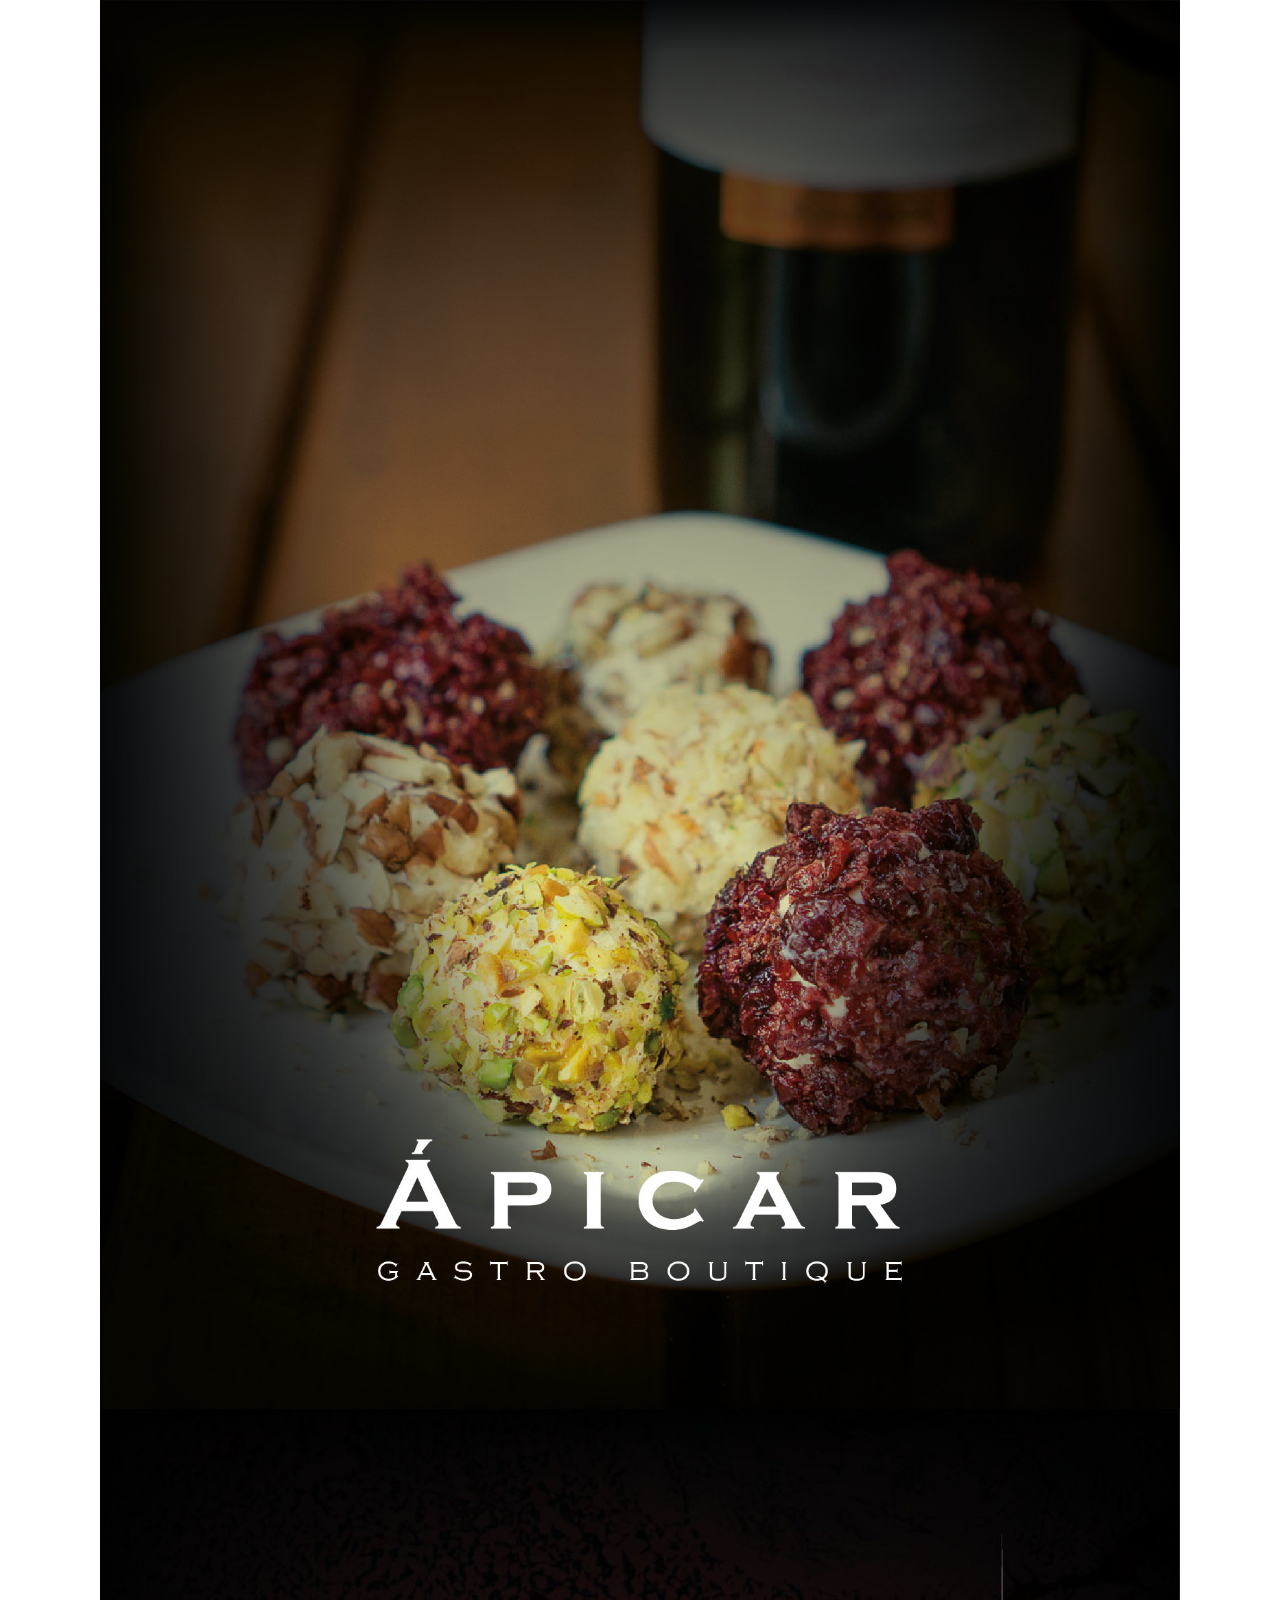
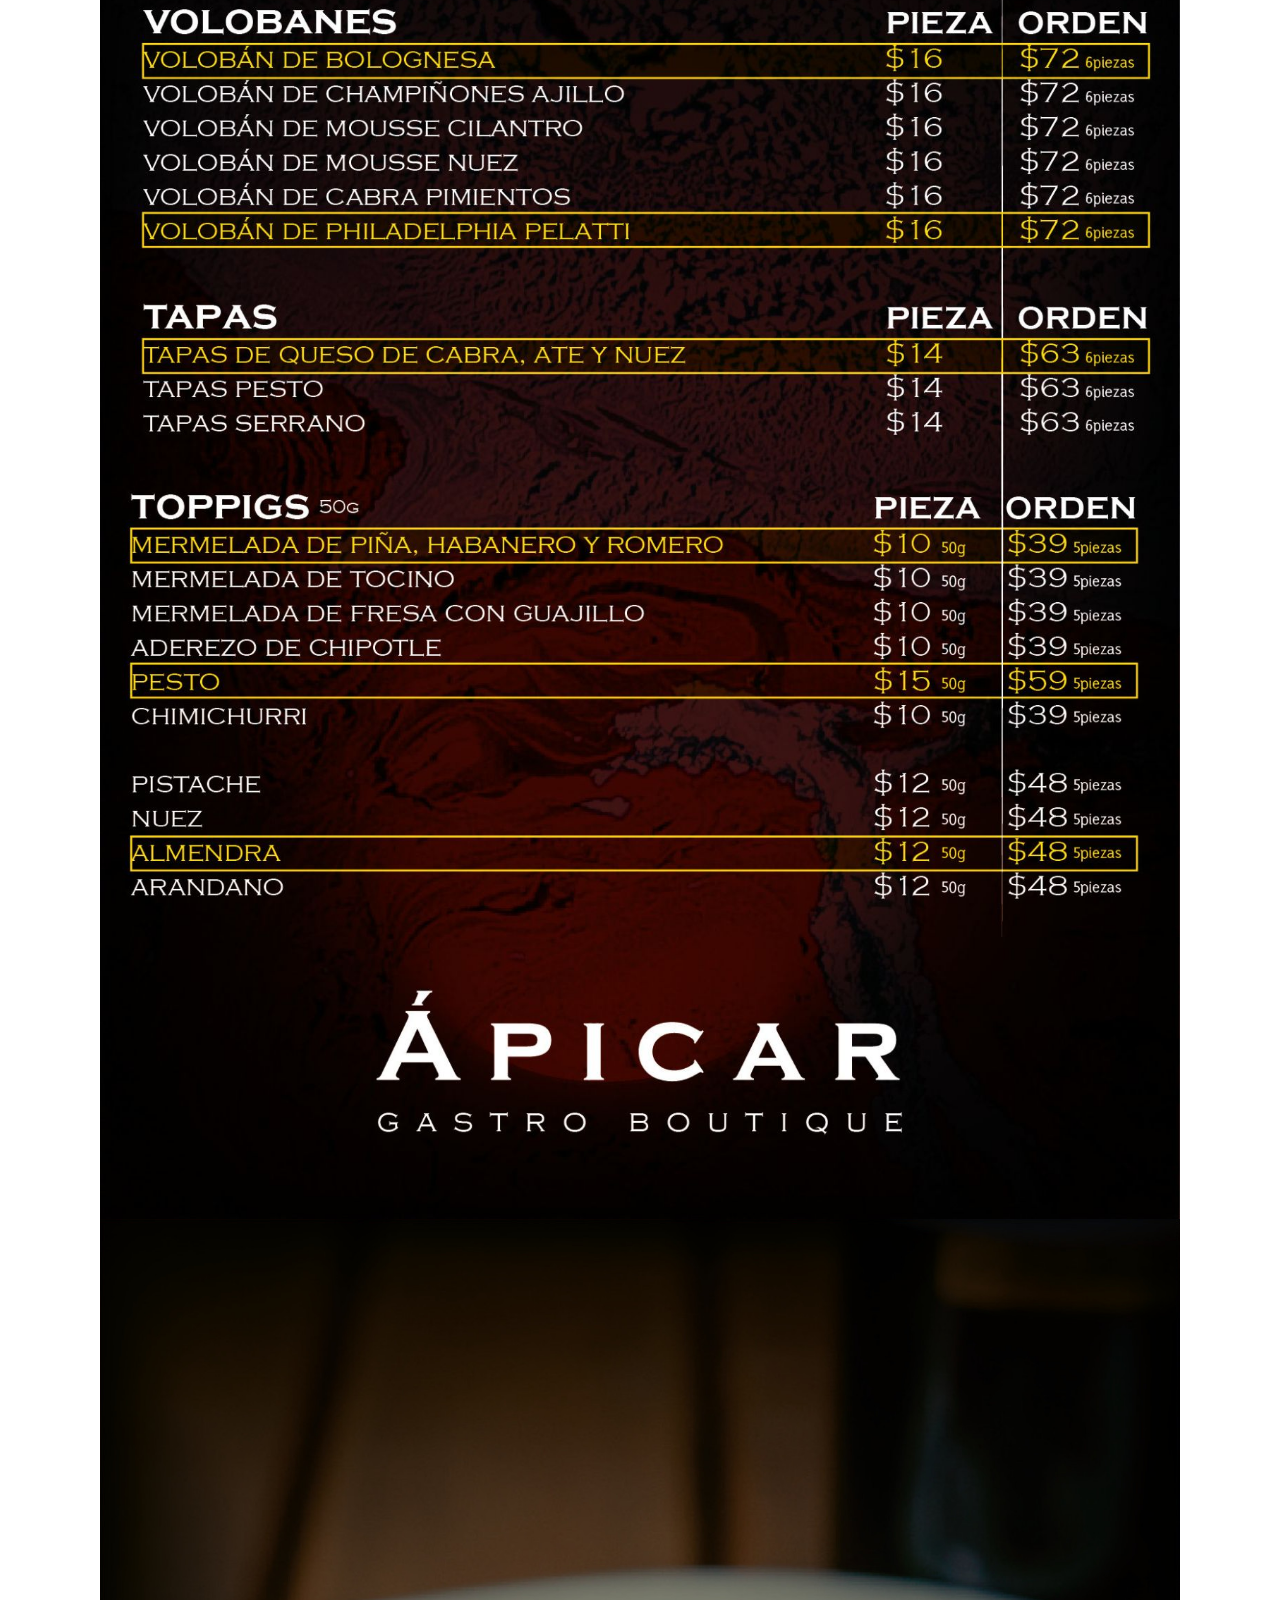
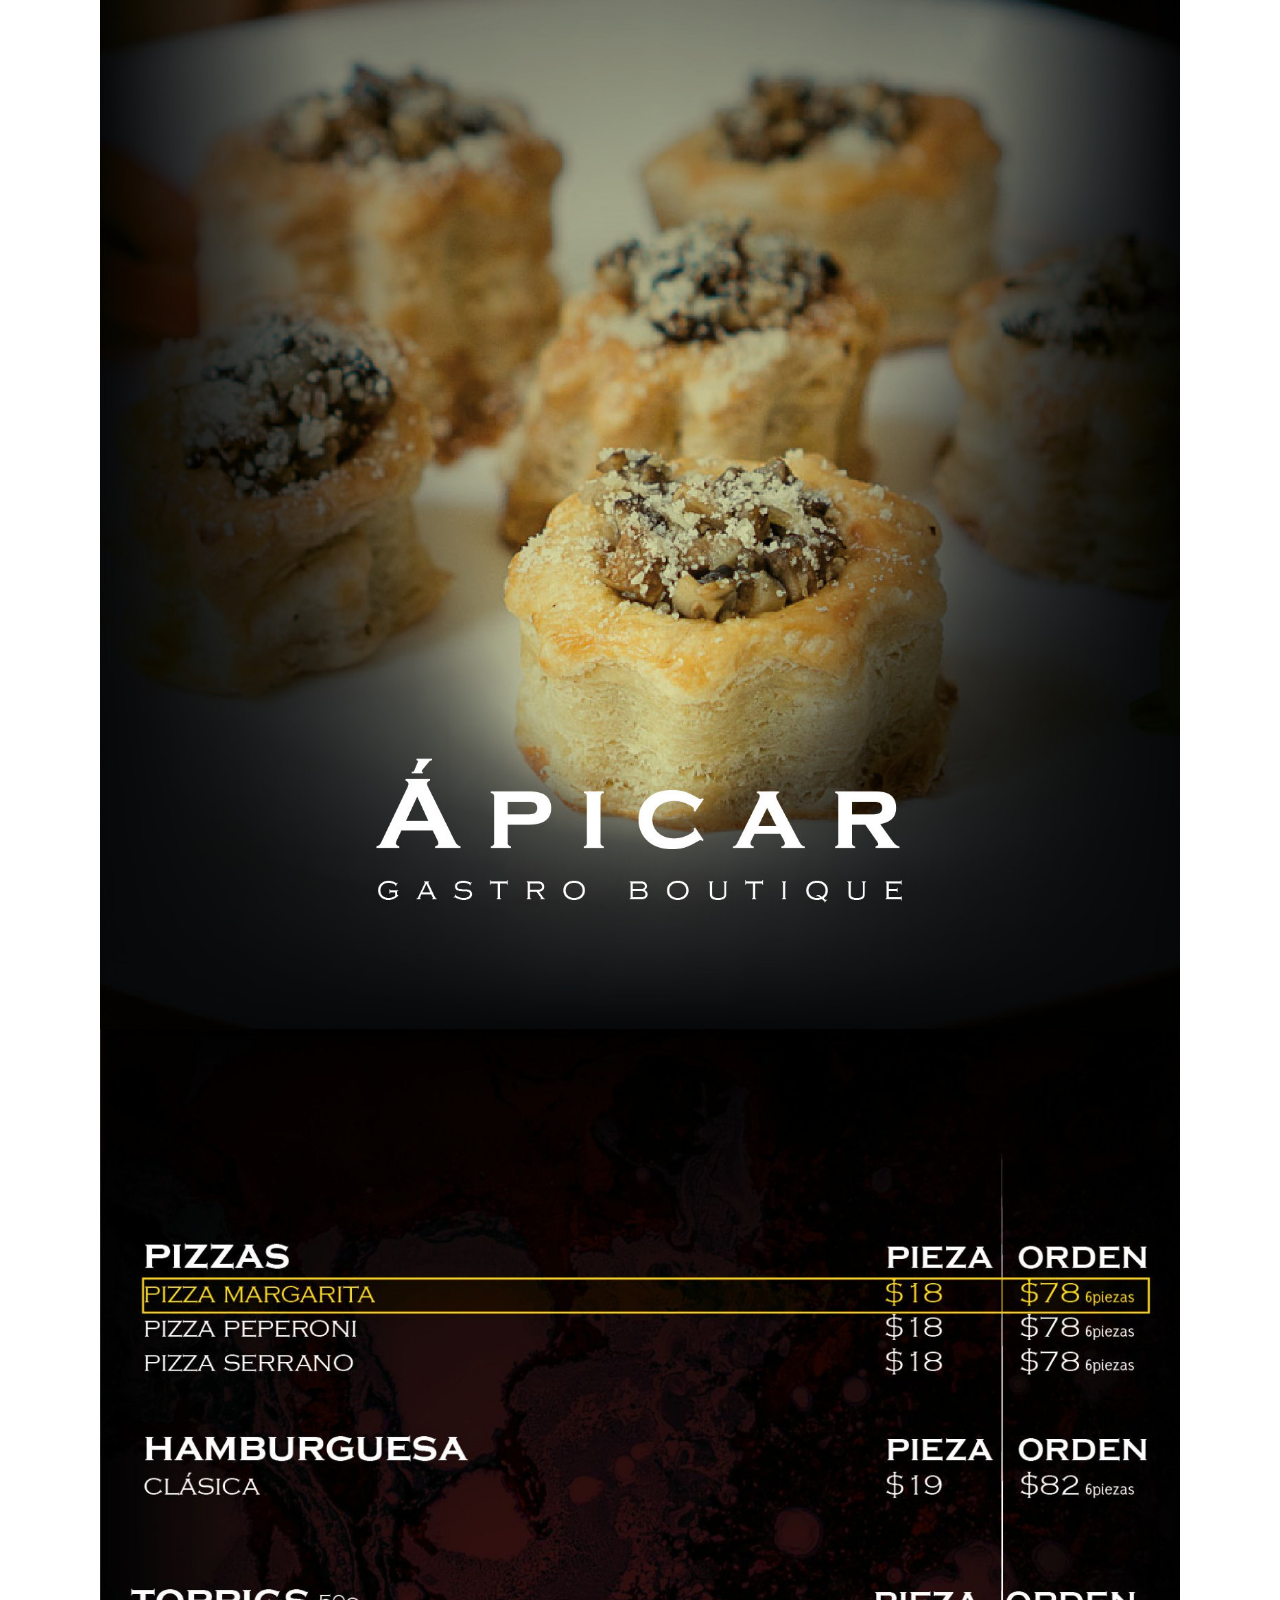
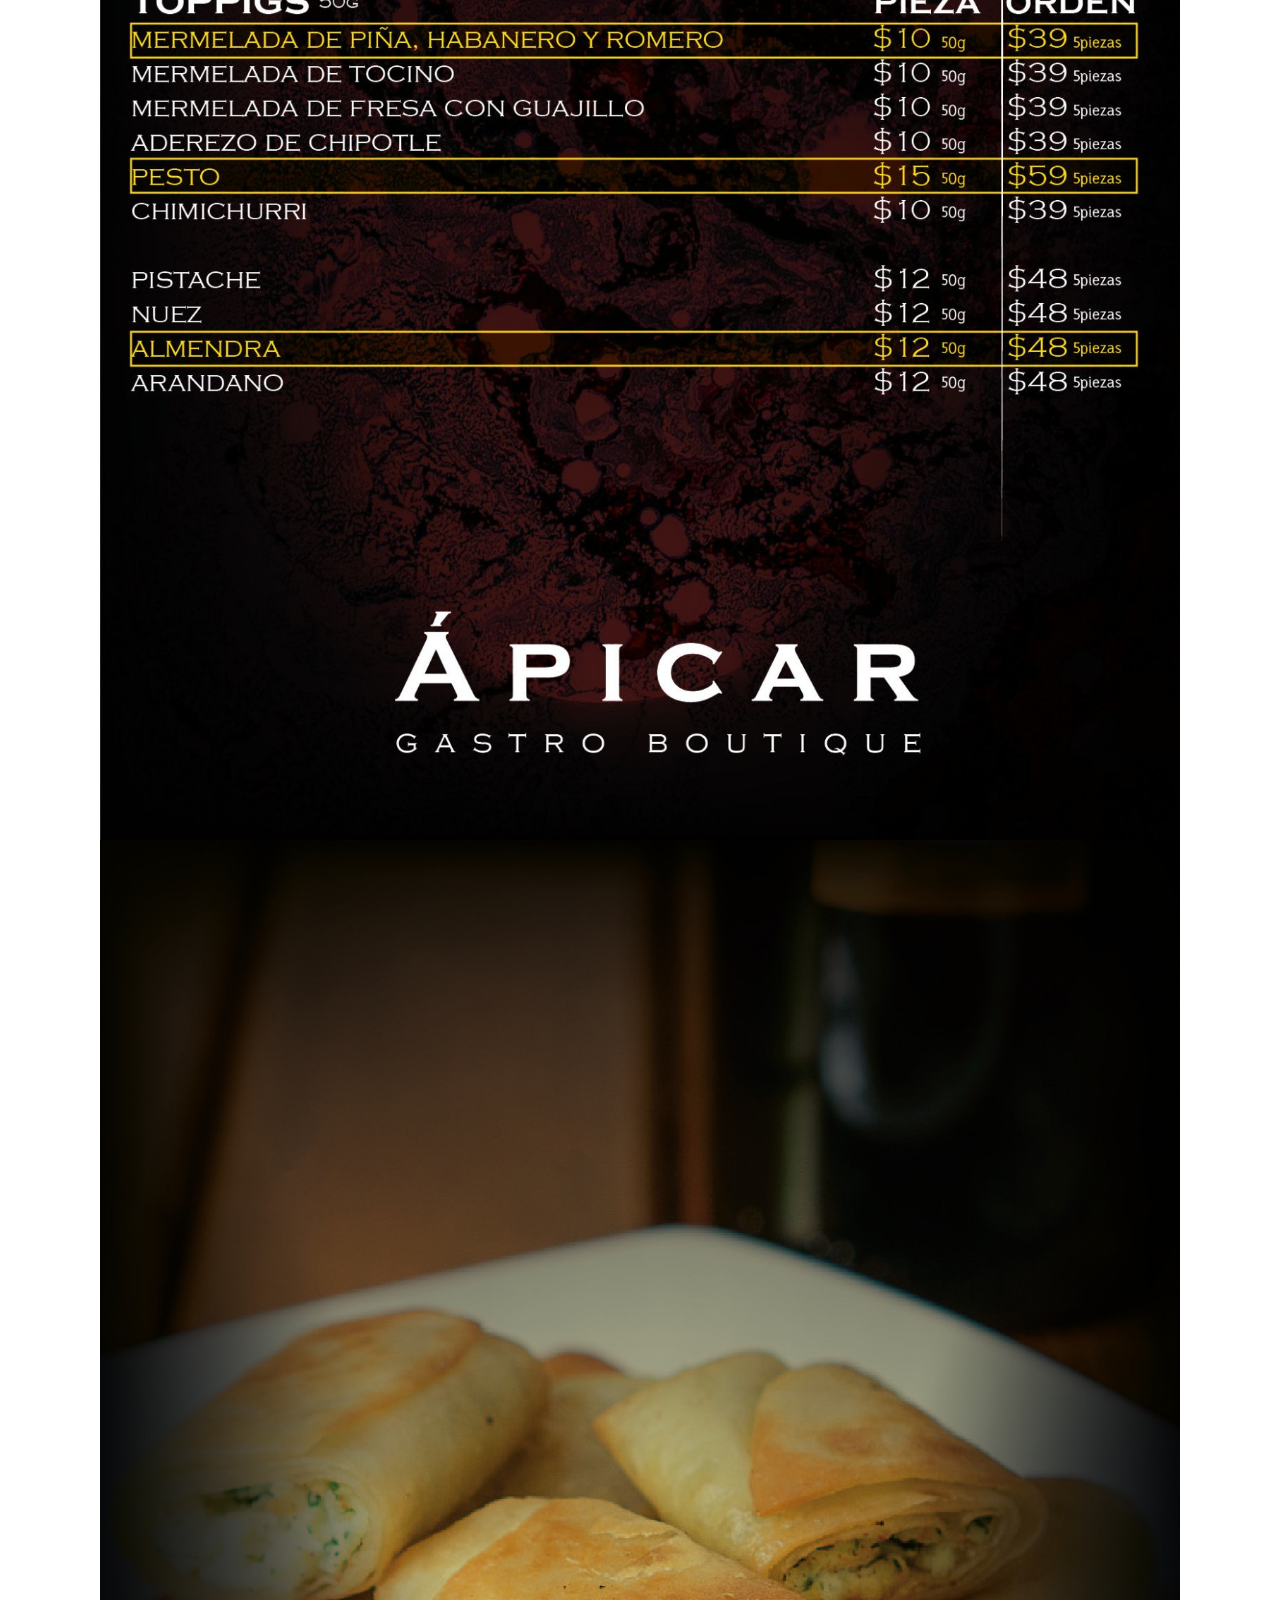
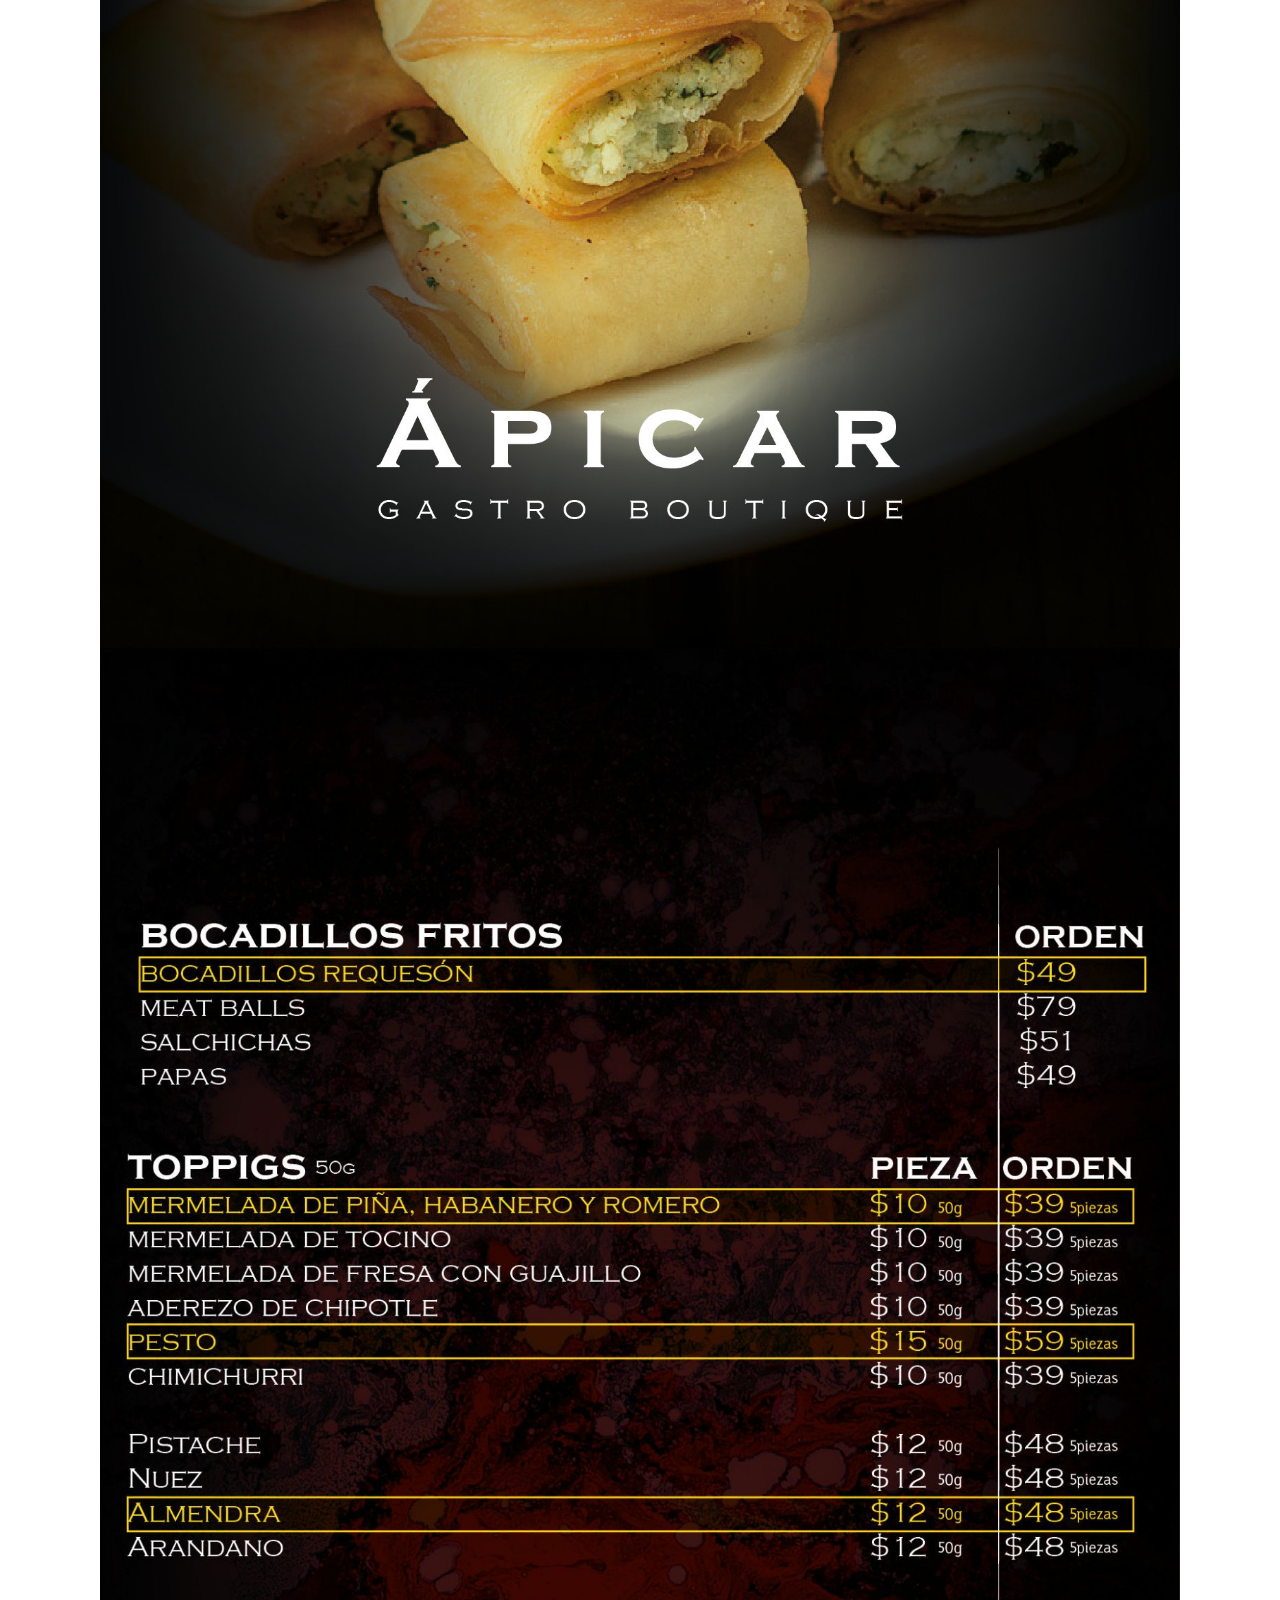
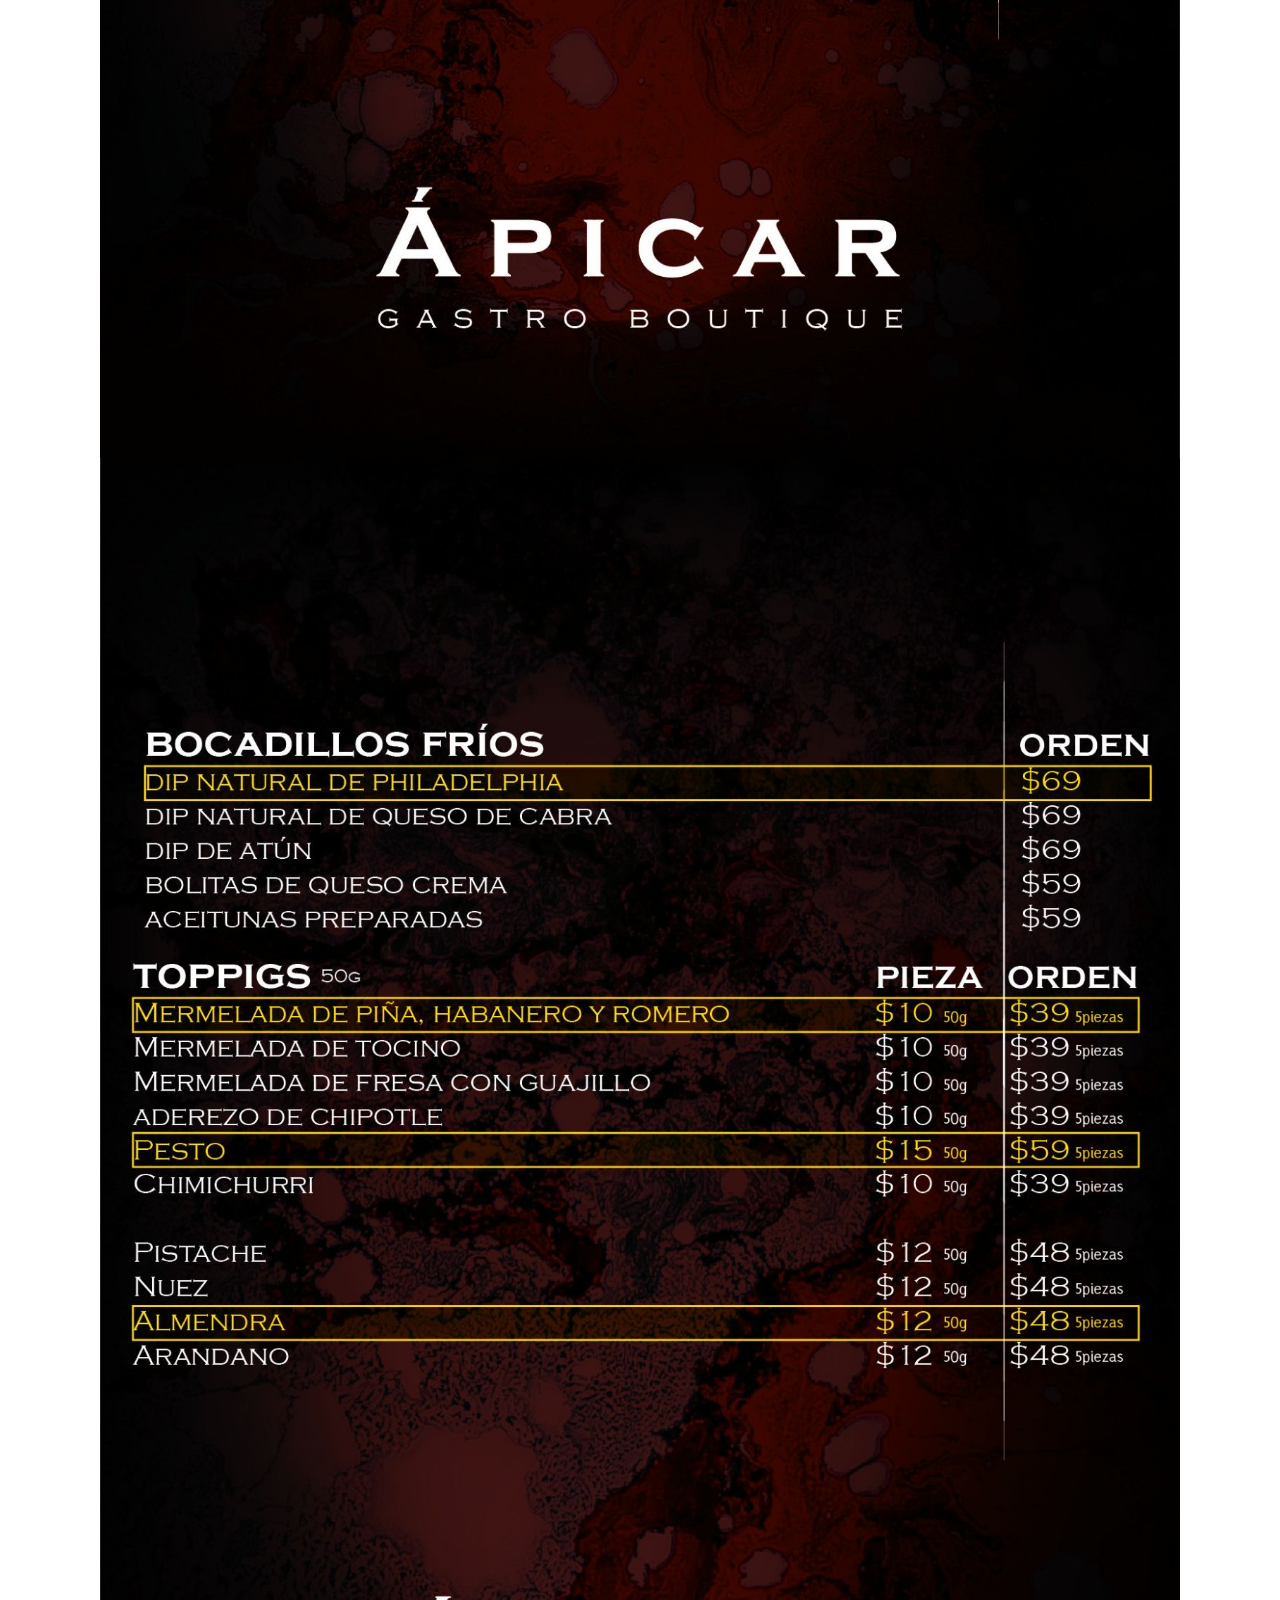
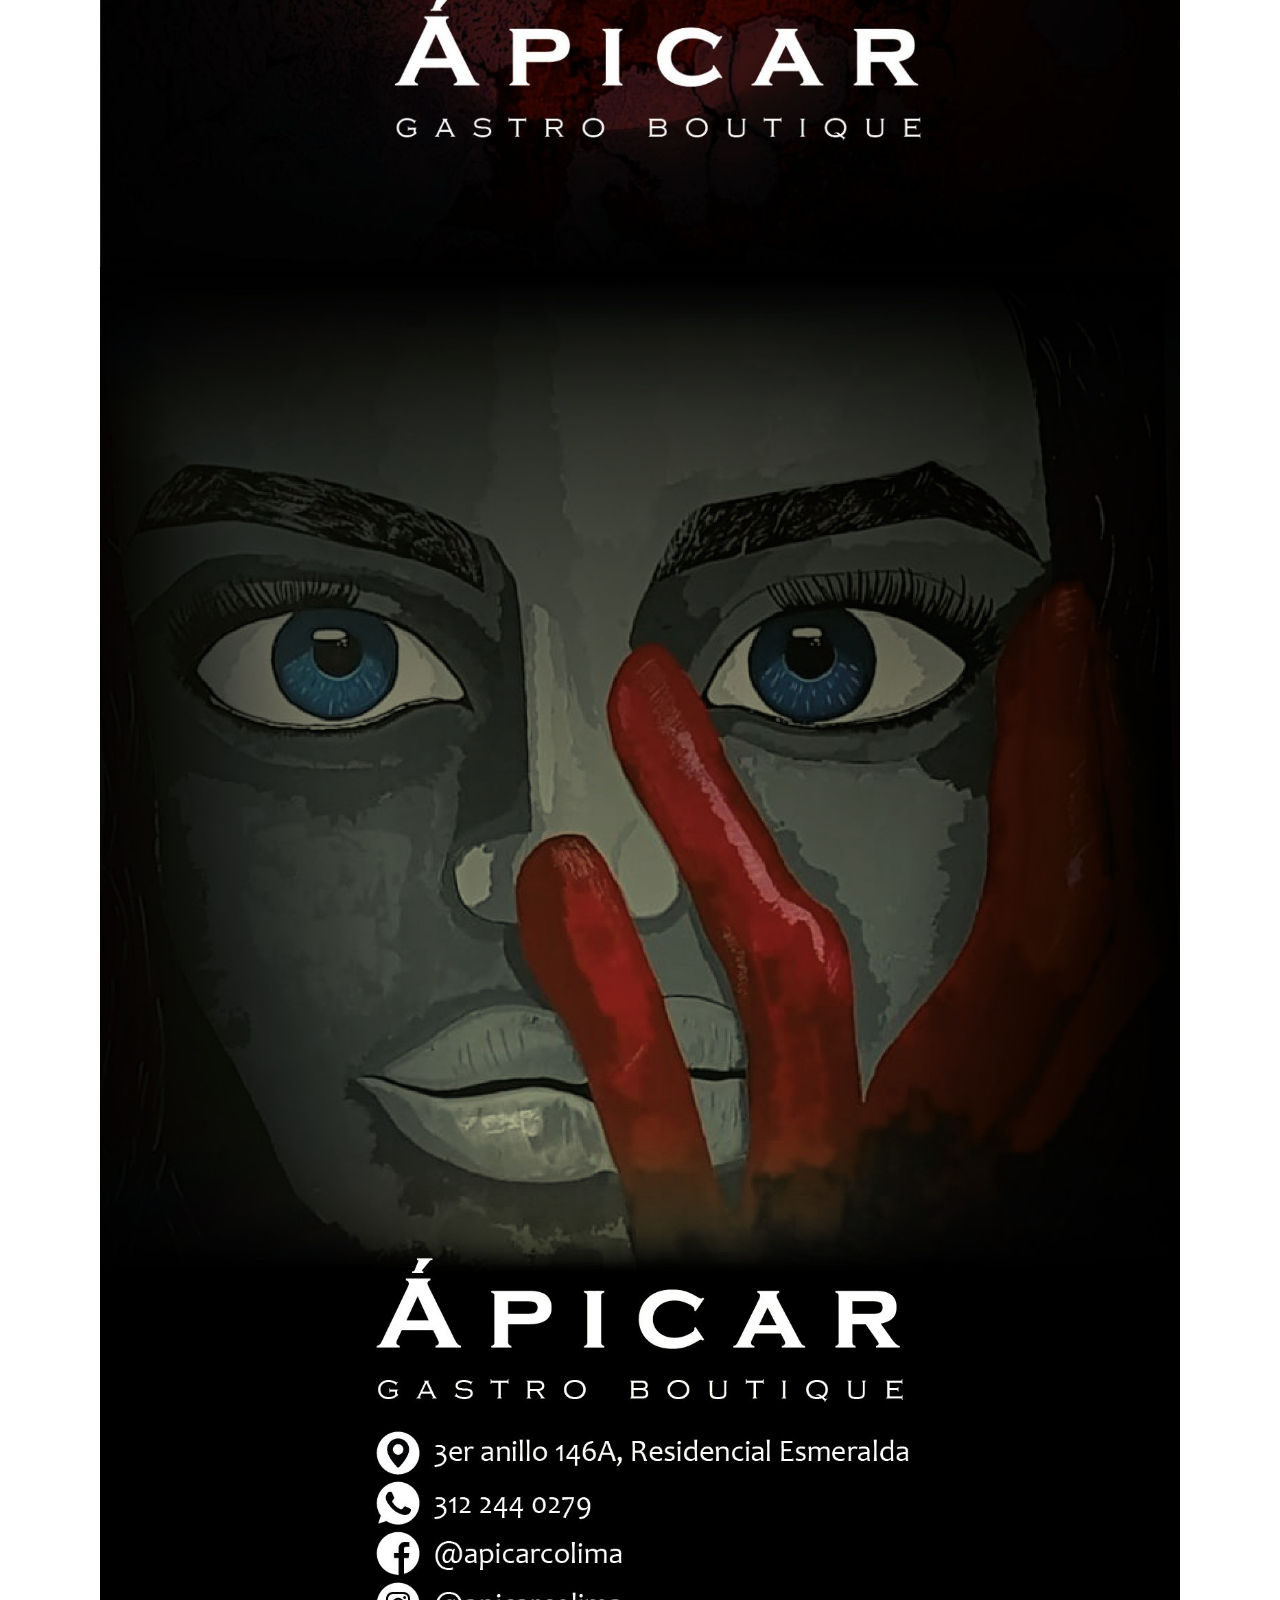
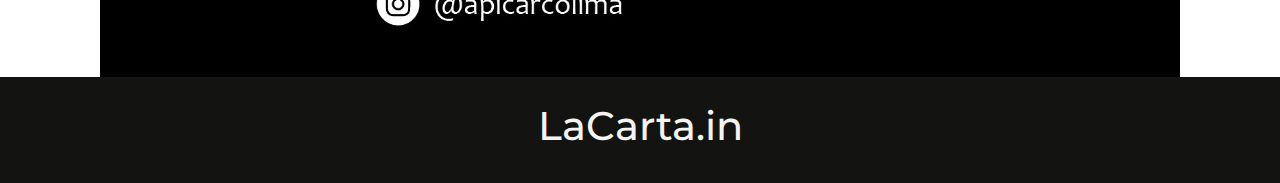
<file: apicar/index.html>
<!DOCTYPE html>
<html>

<head>
    <meta charset="utf-8">
    <meta name="viewport" content="width=device-width, initial-scale=1.0, shrink-to-fit=no">
    <title>Ápicar</title>
    <link rel="icon" type="image/png" sizes="16x16" href="assets/img/menu_icons/icon_16.png">
    <link rel="icon" type="image/png" sizes="32x32" href="assets/img/menu_icons/icon_32.png">
    <link rel="icon" type="image/png" sizes="256x256" href="assets/img/menu_icons/icon_256.png">
    <link rel="icon" type="image/png" sizes="256x256" href="assets/img/menu_icons/icon_256.png">
    <link rel="icon" type="image/png" sizes="512x512" href="assets/img/menu_icons/icon_512.png">
    <link rel="stylesheet" href="https://cdnjs.cloudflare.com/ajax/libs/twitter-bootstrap/4.5.2/css/bootstrap.min.css">
    <link rel="stylesheet" href="https://fonts.googleapis.com/css?family=Allan">
    <link rel="stylesheet" href="https://fonts.googleapis.com/css?family=Andika">
    <link rel="stylesheet" href="https://fonts.googleapis.com/css?family=Montserrat">
    <link rel="stylesheet" href="https://fonts.googleapis.com/css?family=Roboto">
    <link rel="stylesheet" href="assets/css/styles.min.css">
</head>

<body>
    <div>
        <div class="menu_item"><img class="img-fluid menu_image" src="assets/img/13.jpg"></div>
        <div class="menu_item"><img class="img-fluid menu_image" src="assets/img/09.jpg"></div>
        <div class="menu_item"><img class="img-fluid menu_image" src="assets/img/14.jpg"></div>
        <div class="menu_item"><img class="img-fluid menu_image" src="assets/img/10.jpg"></div>
        <div class="menu_item"><img class="img-fluid menu_image" src="assets/img/15.jpg"></div>
        <div class="menu_item"><img class="img-fluid menu_image" src="assets/img/11.jpg"></div>
        <div class="menu_item"><img class="img-fluid menu_image" src="assets/img/12.jpg"></div>
        <div class="menu_item"><img class="img-fluid menu_image" src="assets/img/16.jpg"></div>
    </div>
    <footer>
        <a href="https://lacarta.in/" target="_blank" style="text-decoration: none;">
            <div class="menu_footer" style="background: rgb(19,20,17);">
                <h1 class="menu_footer_text">LaCarta.in</h1>
            </div>
        </a>
    </footer>
    <script src="https://cdnjs.cloudflare.com/ajax/libs/jquery/3.5.1/jquery.min.js"></script>
    <script src="https://cdnjs.cloudflare.com/ajax/libs/twitter-bootstrap/4.5.2/js/bootstrap.bundle.min.js"></script>
</body>

</html>
</file>
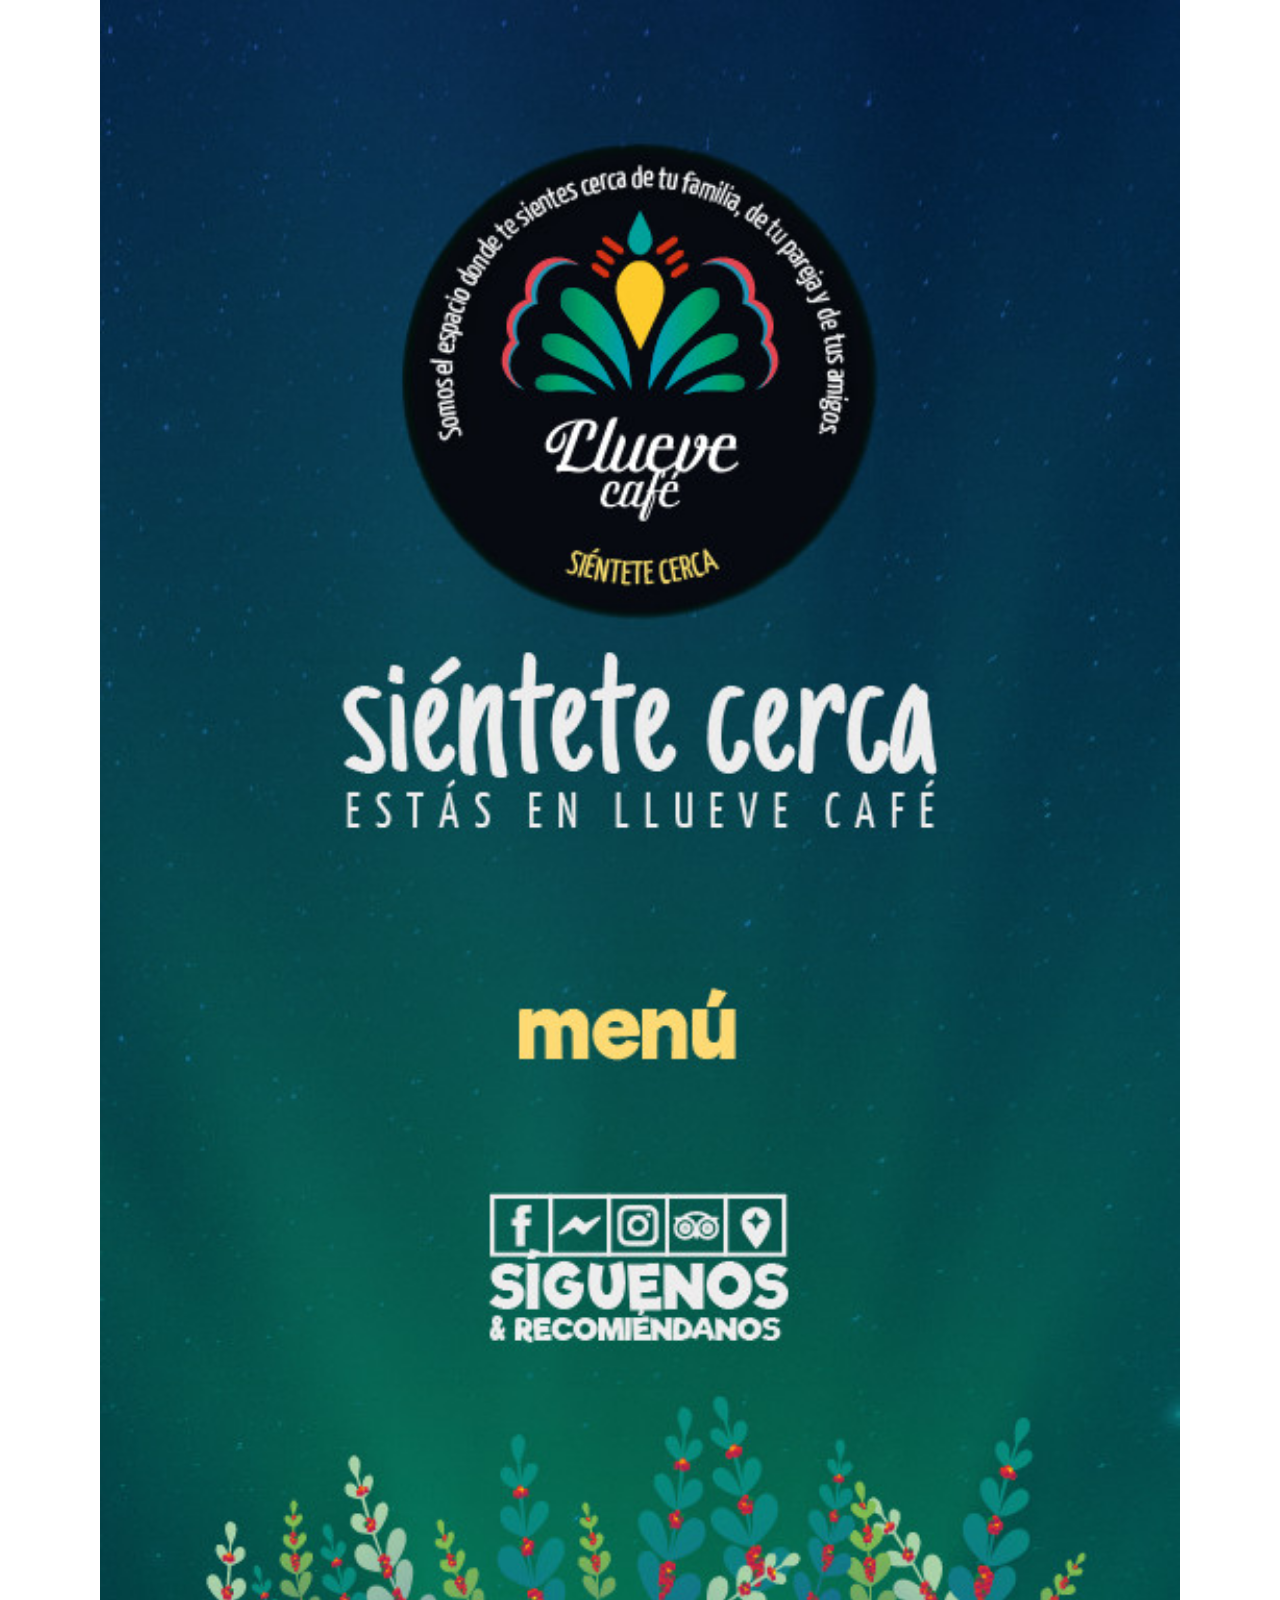
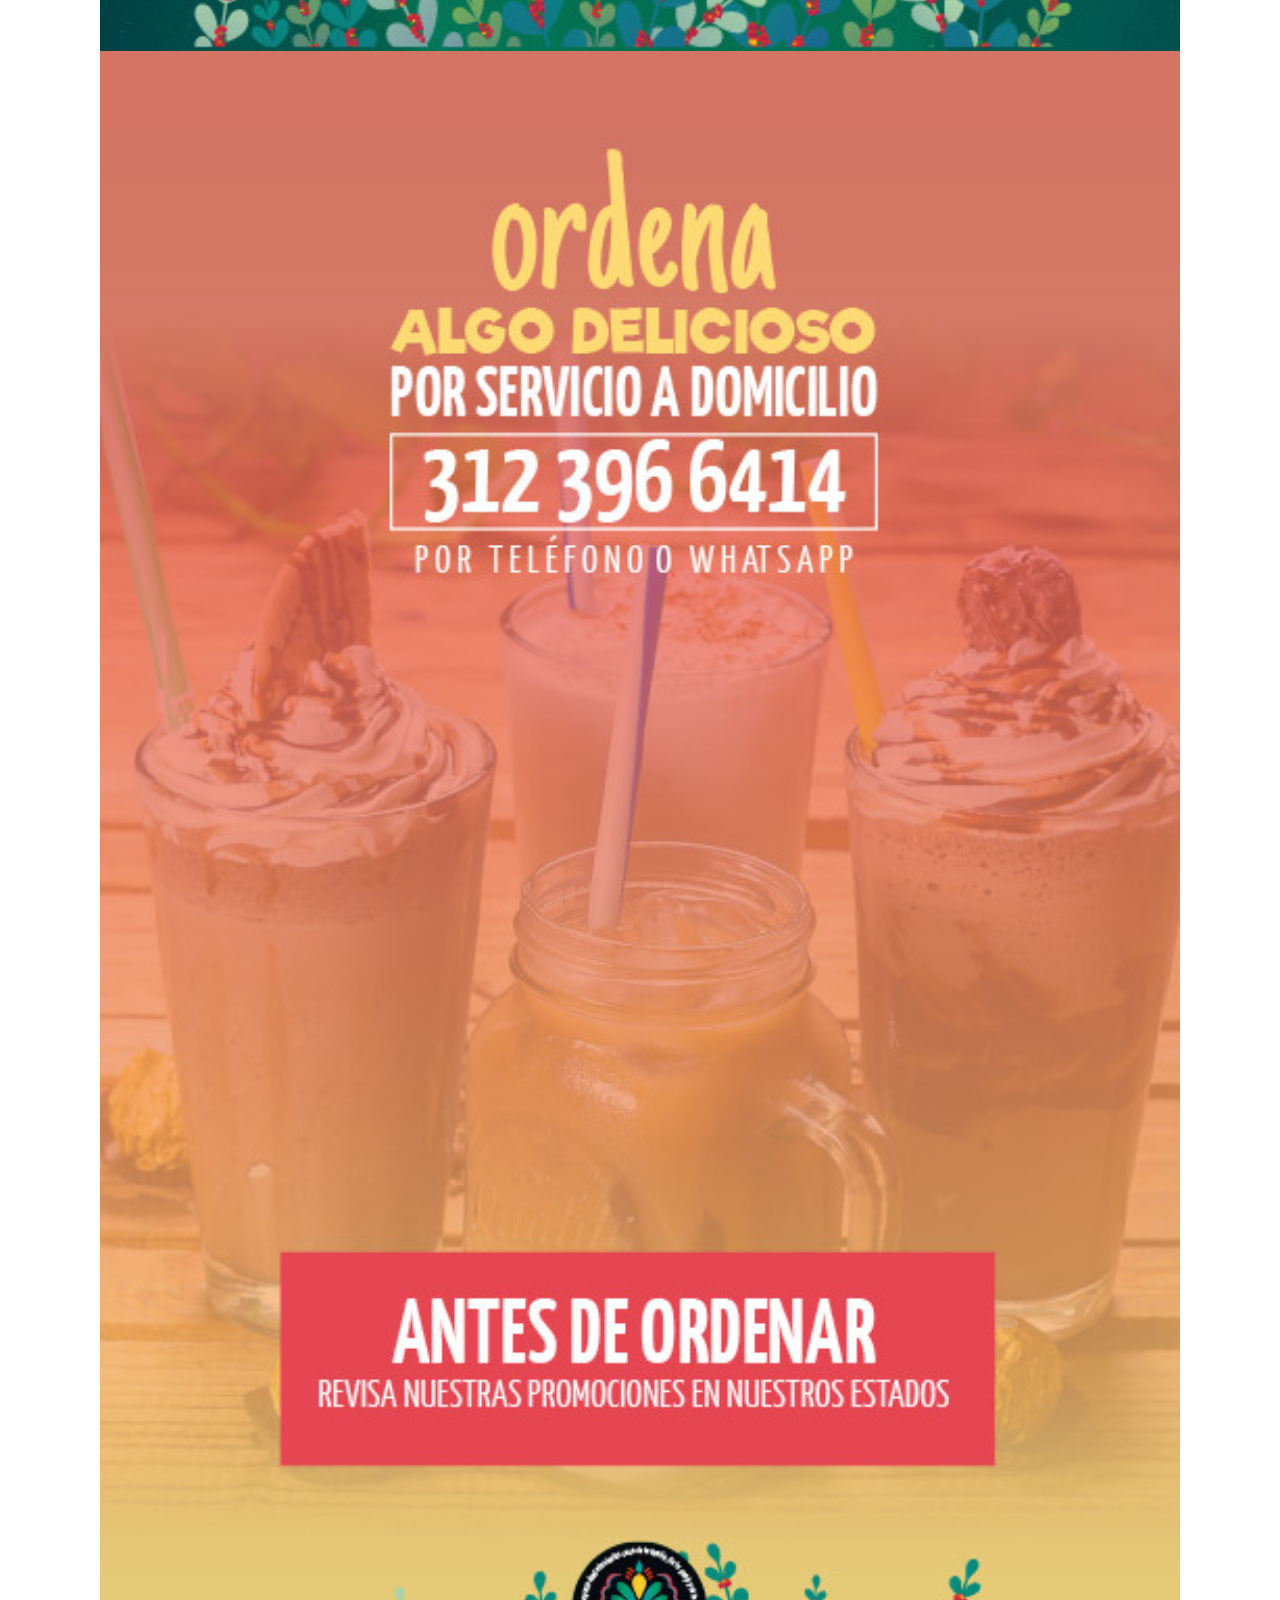
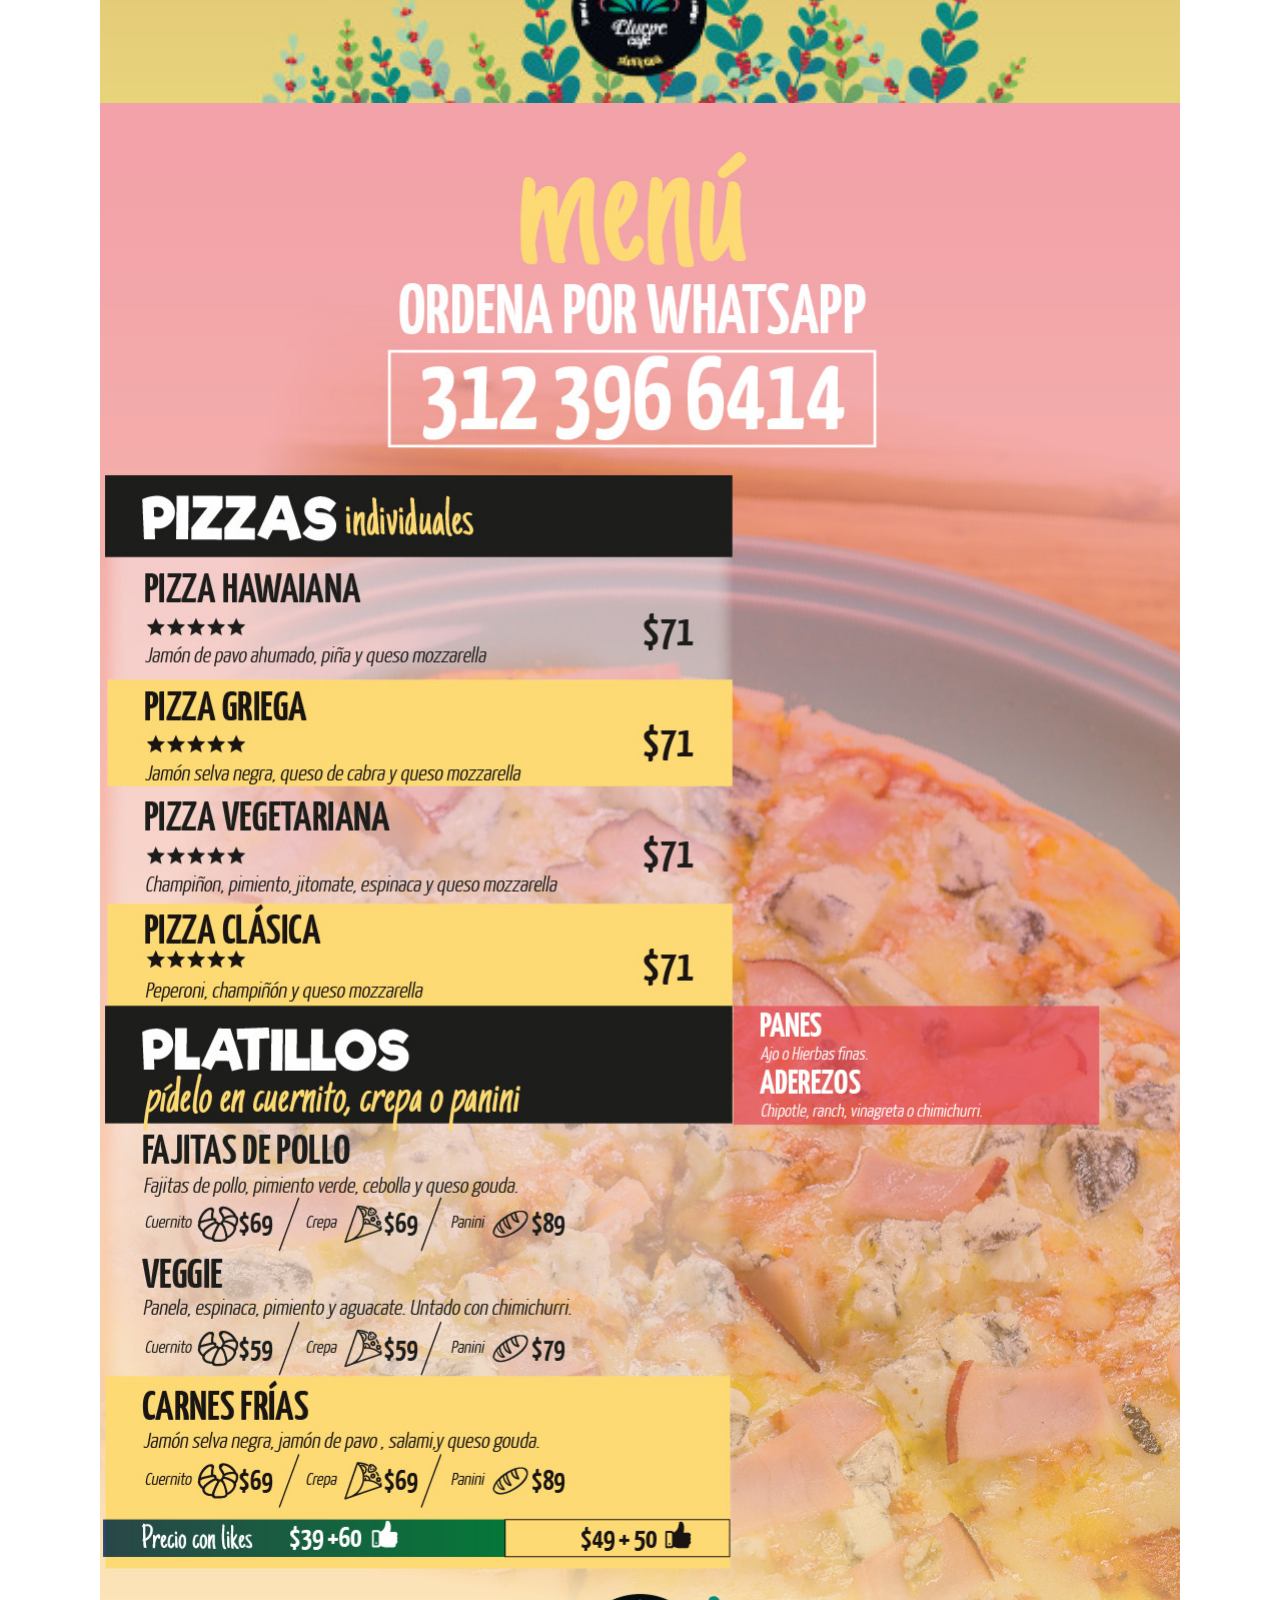
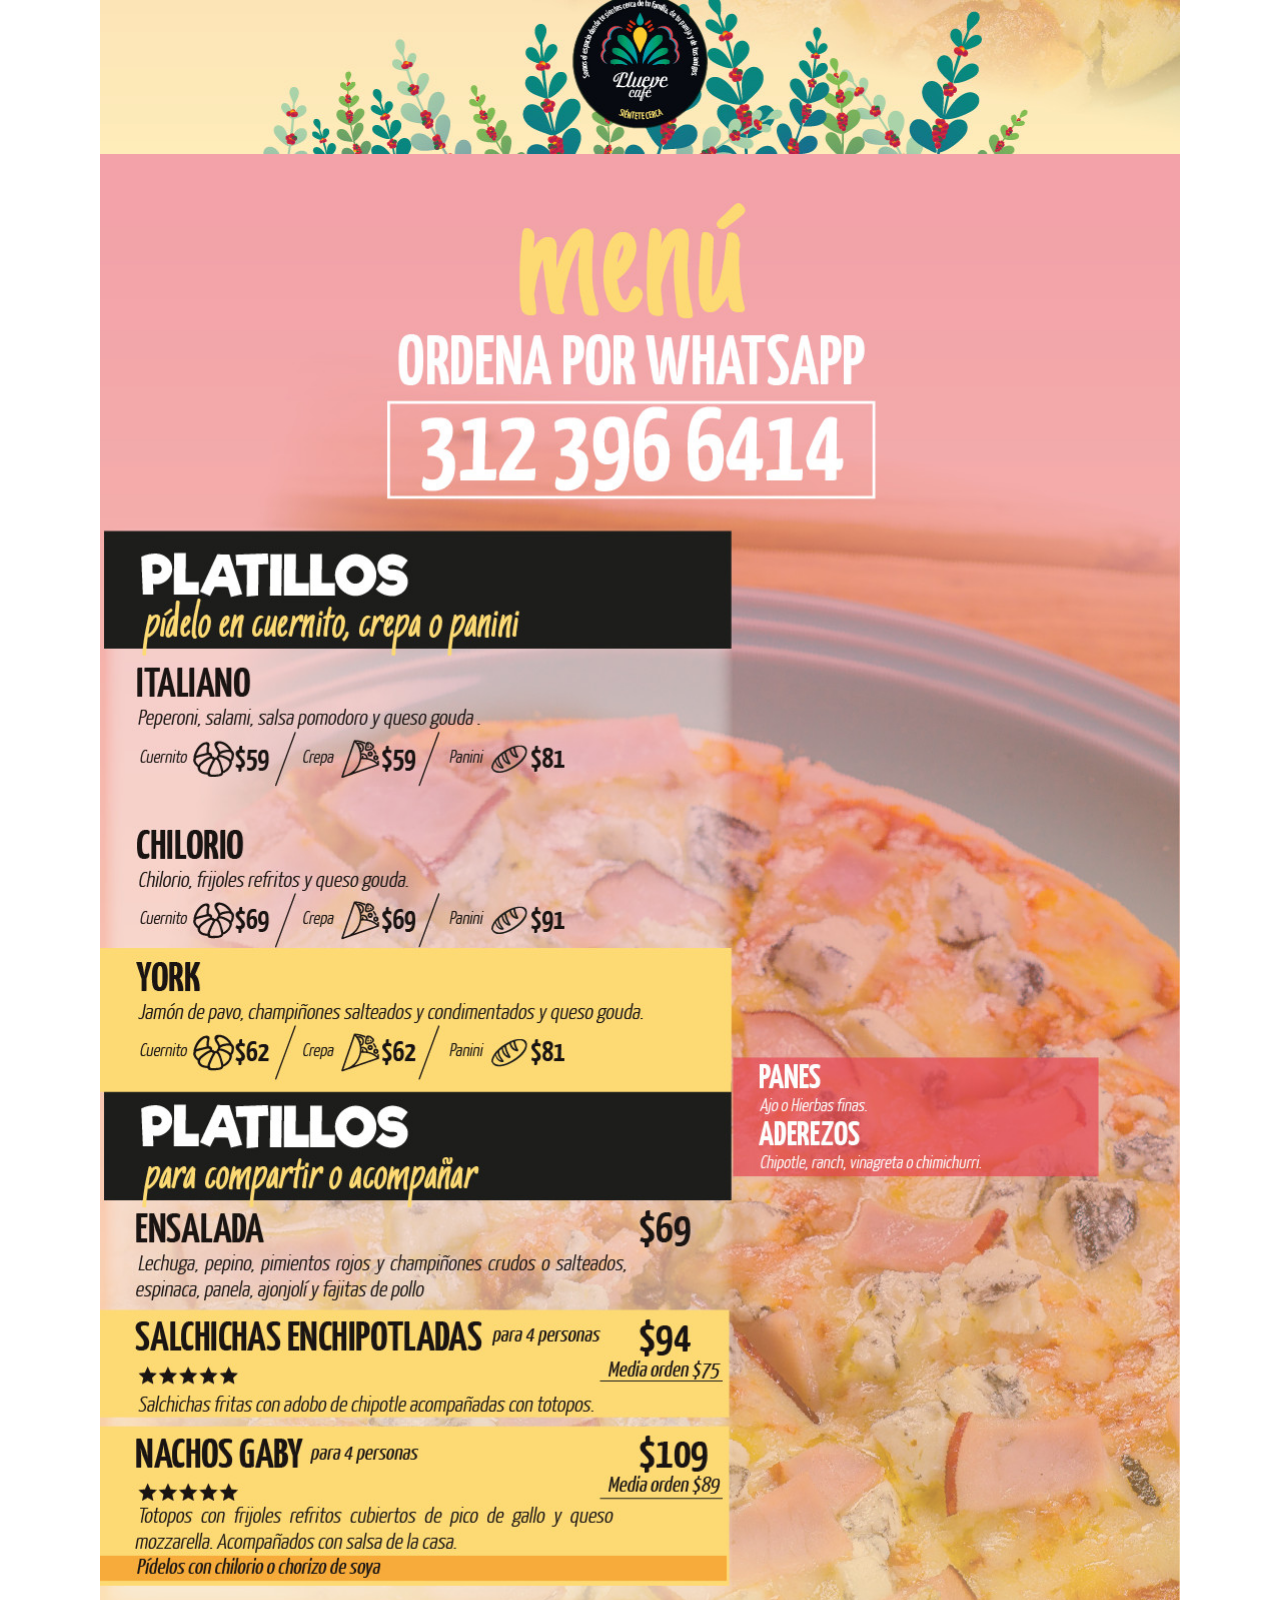
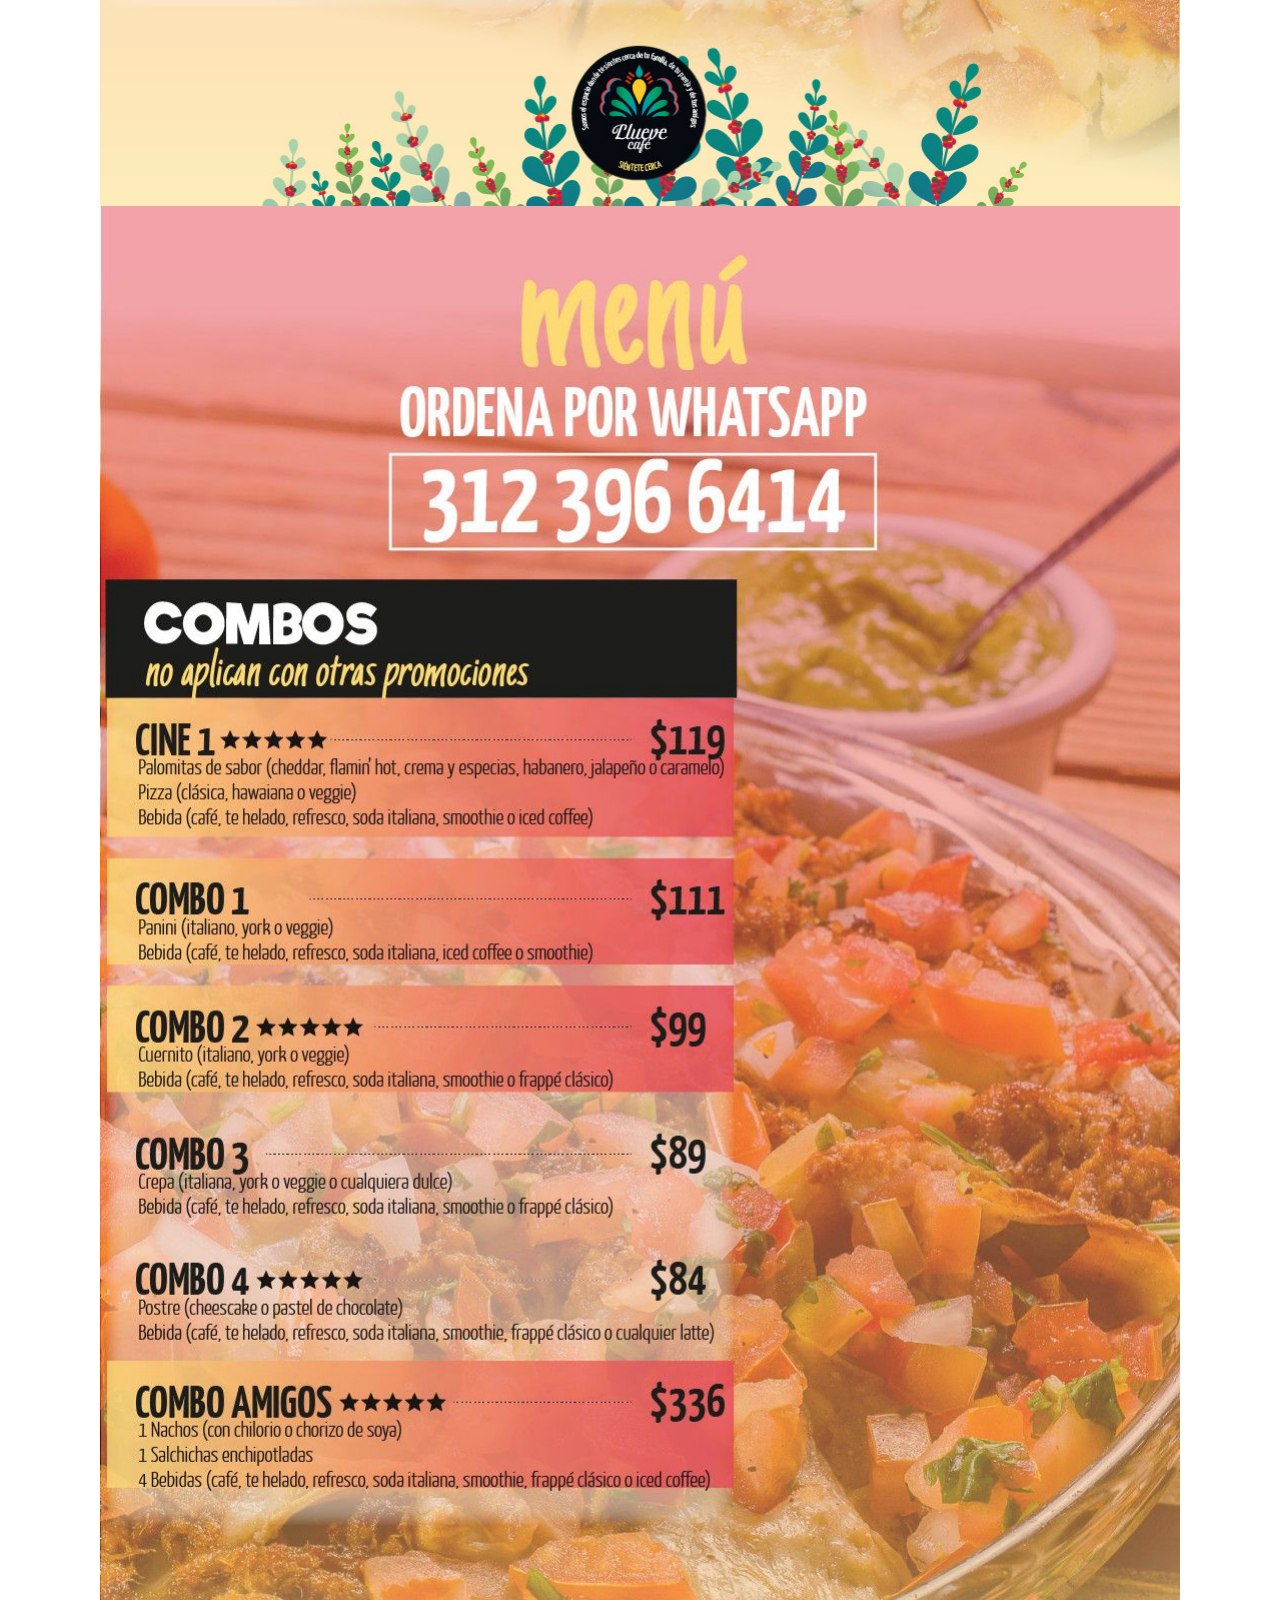
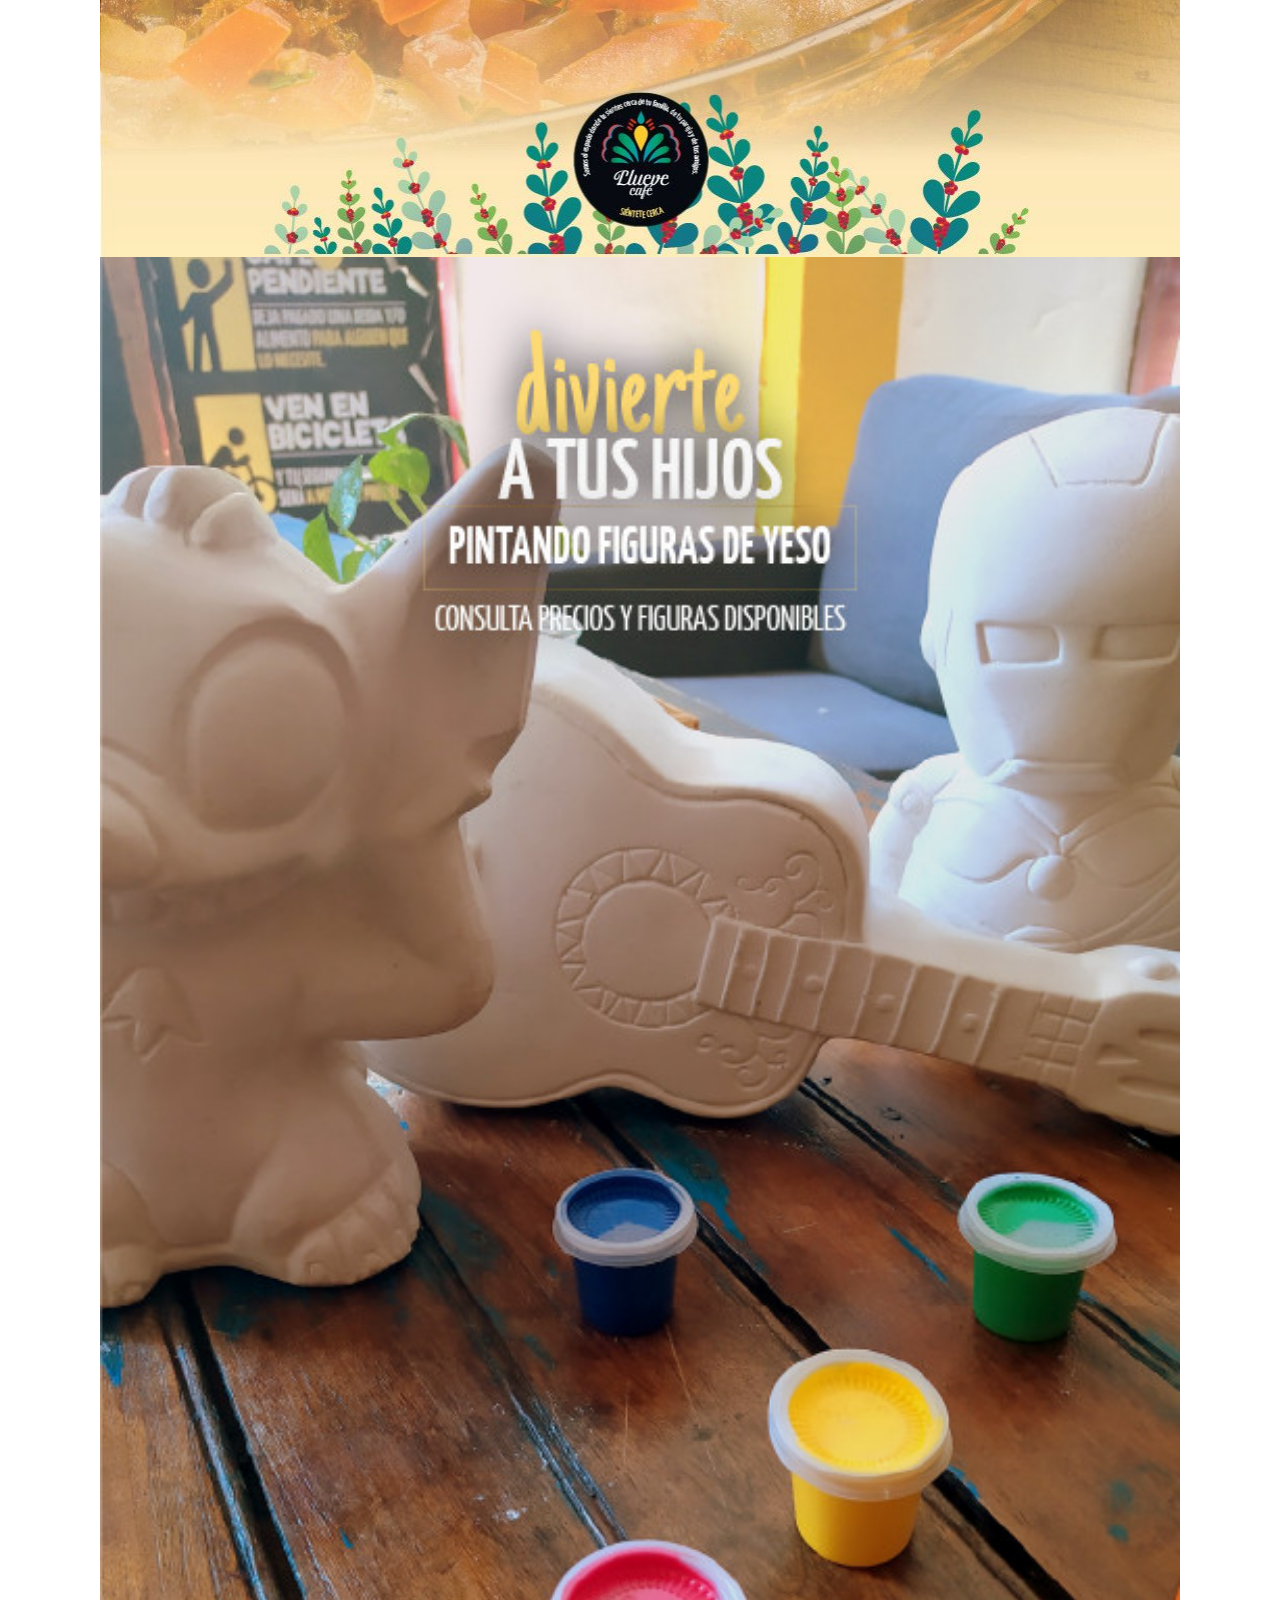
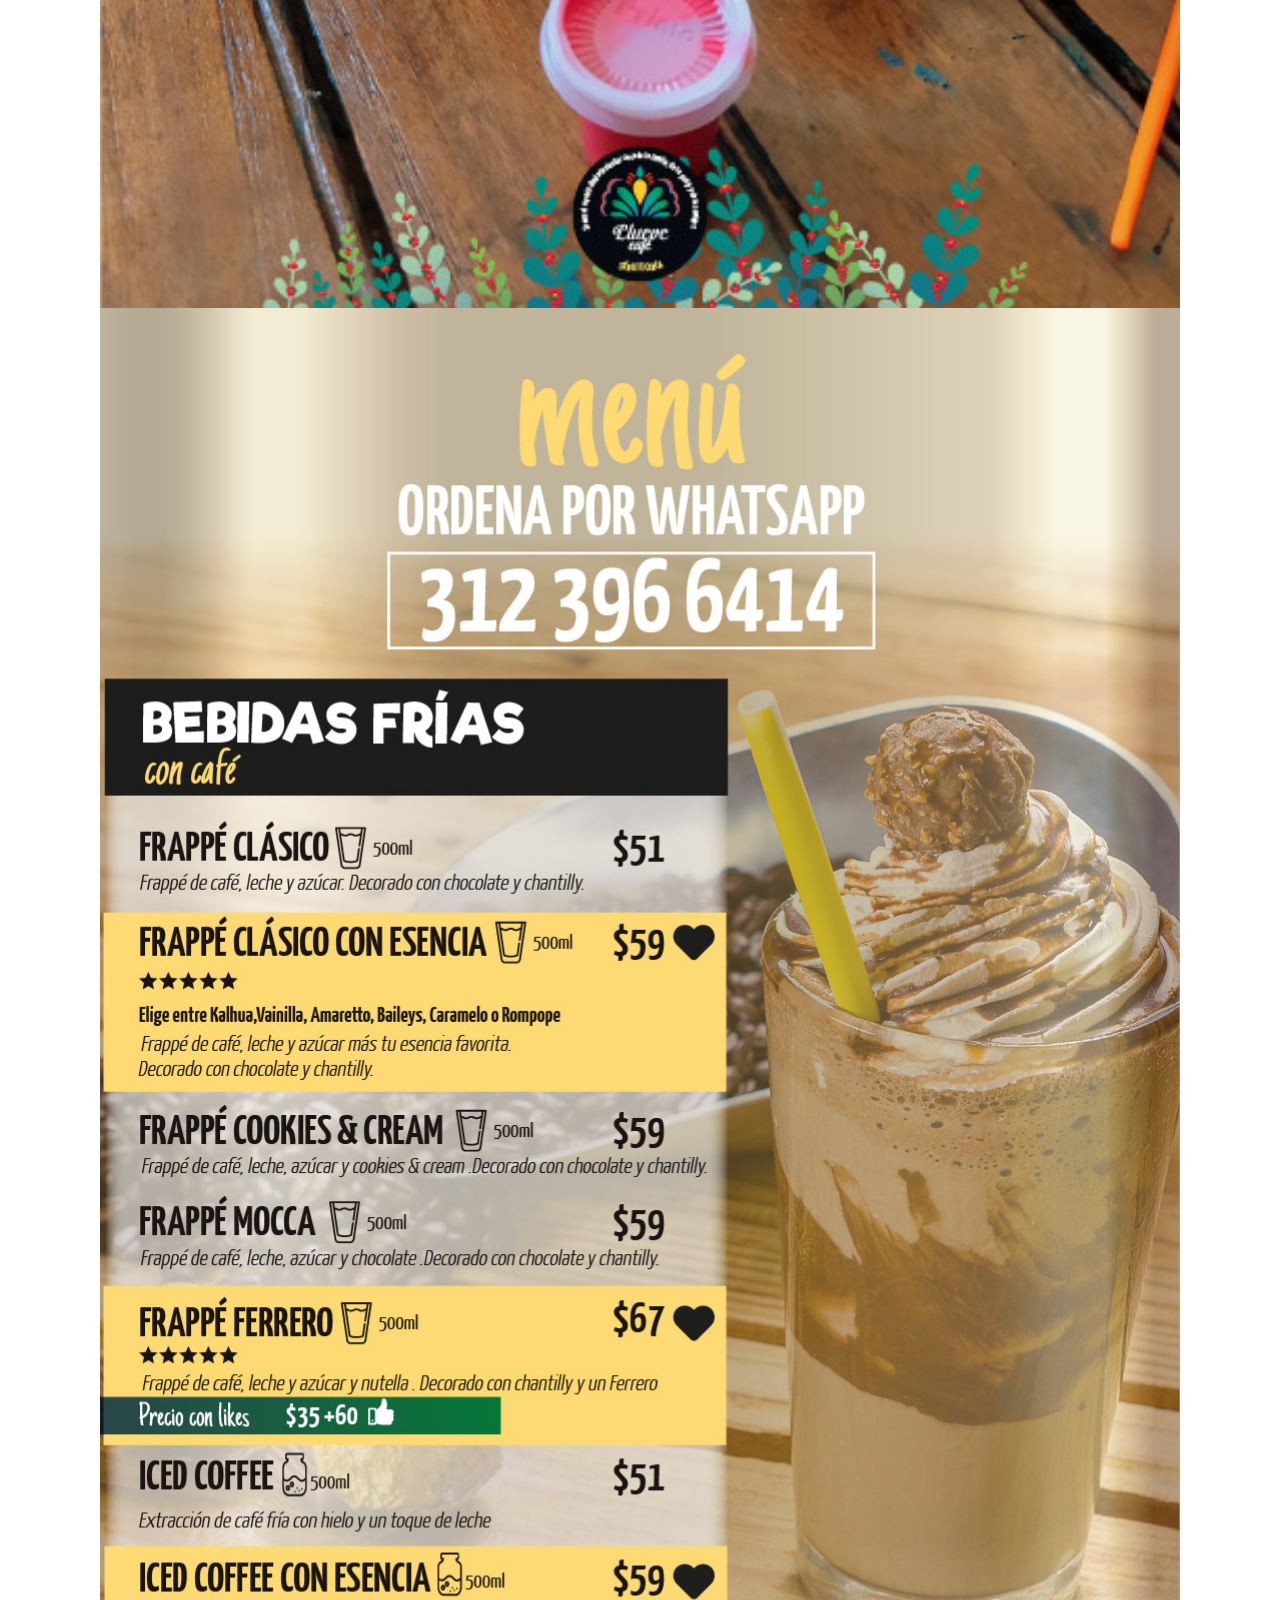
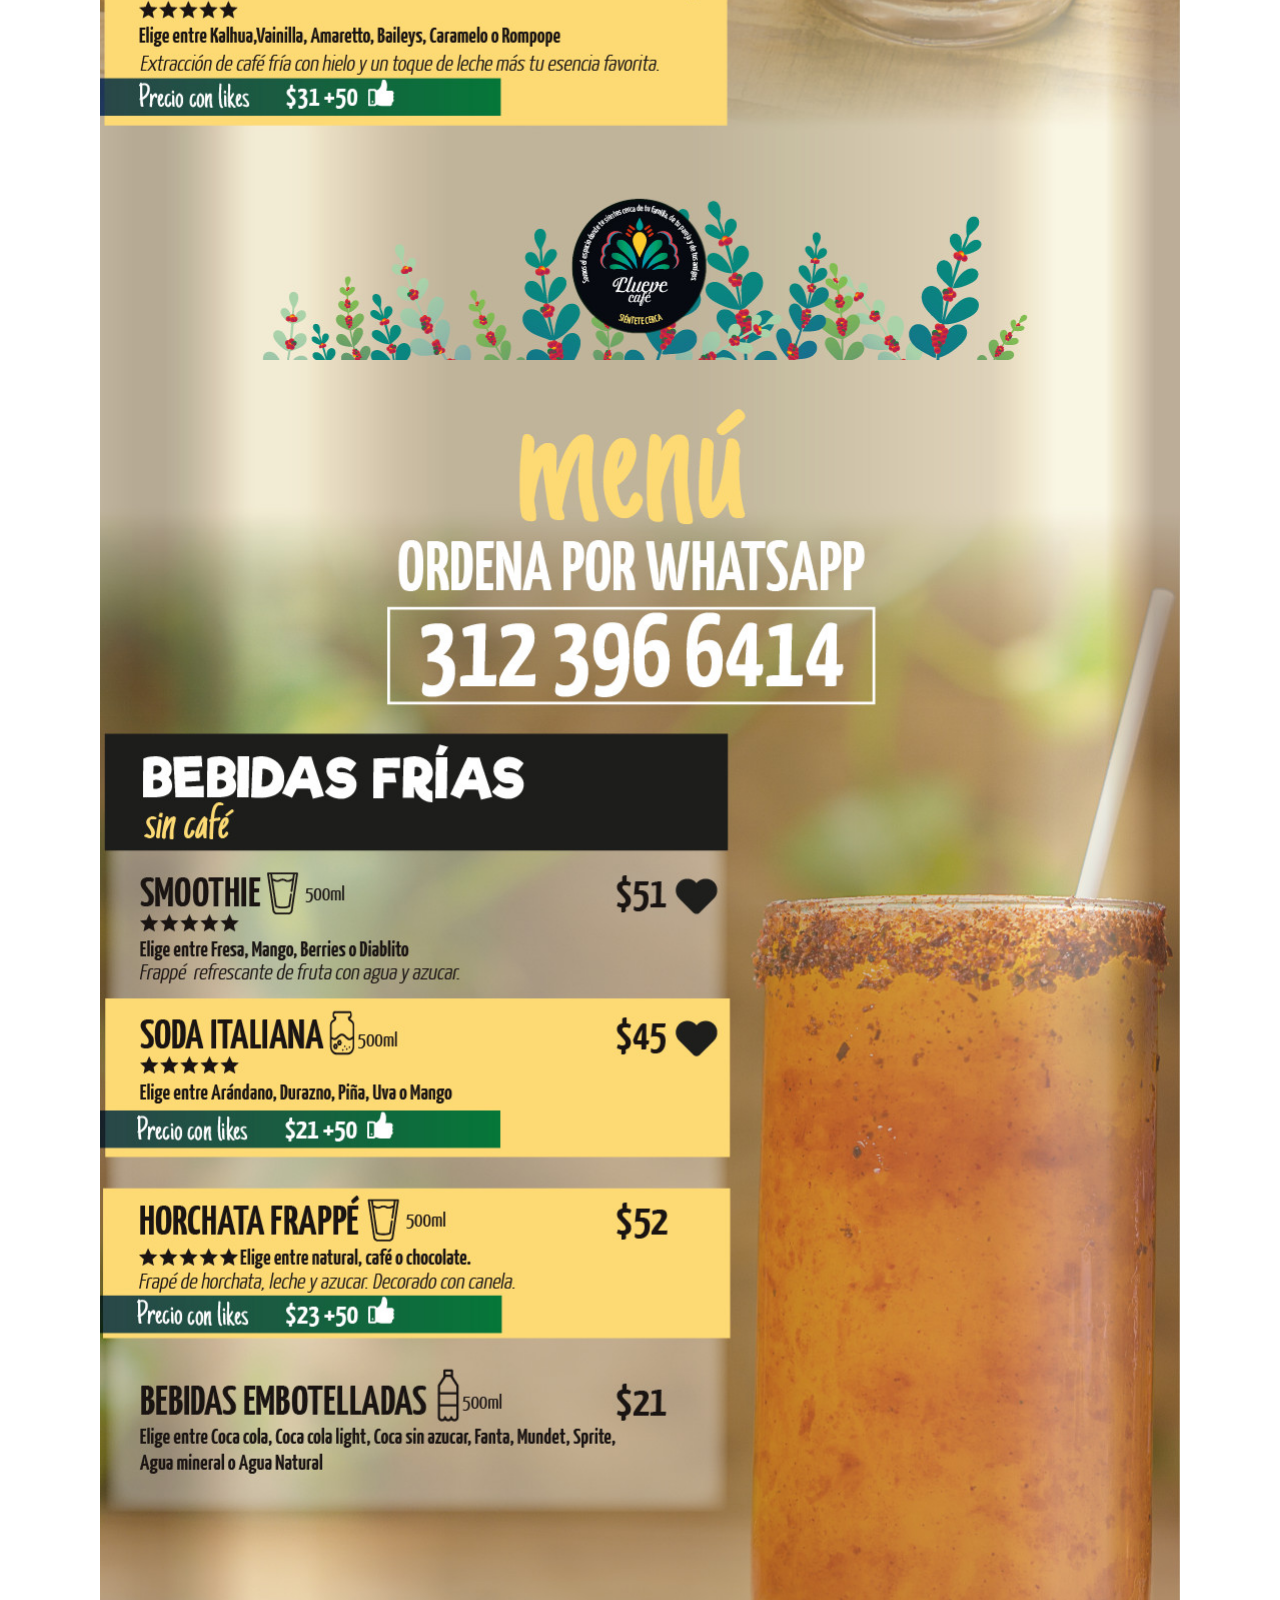
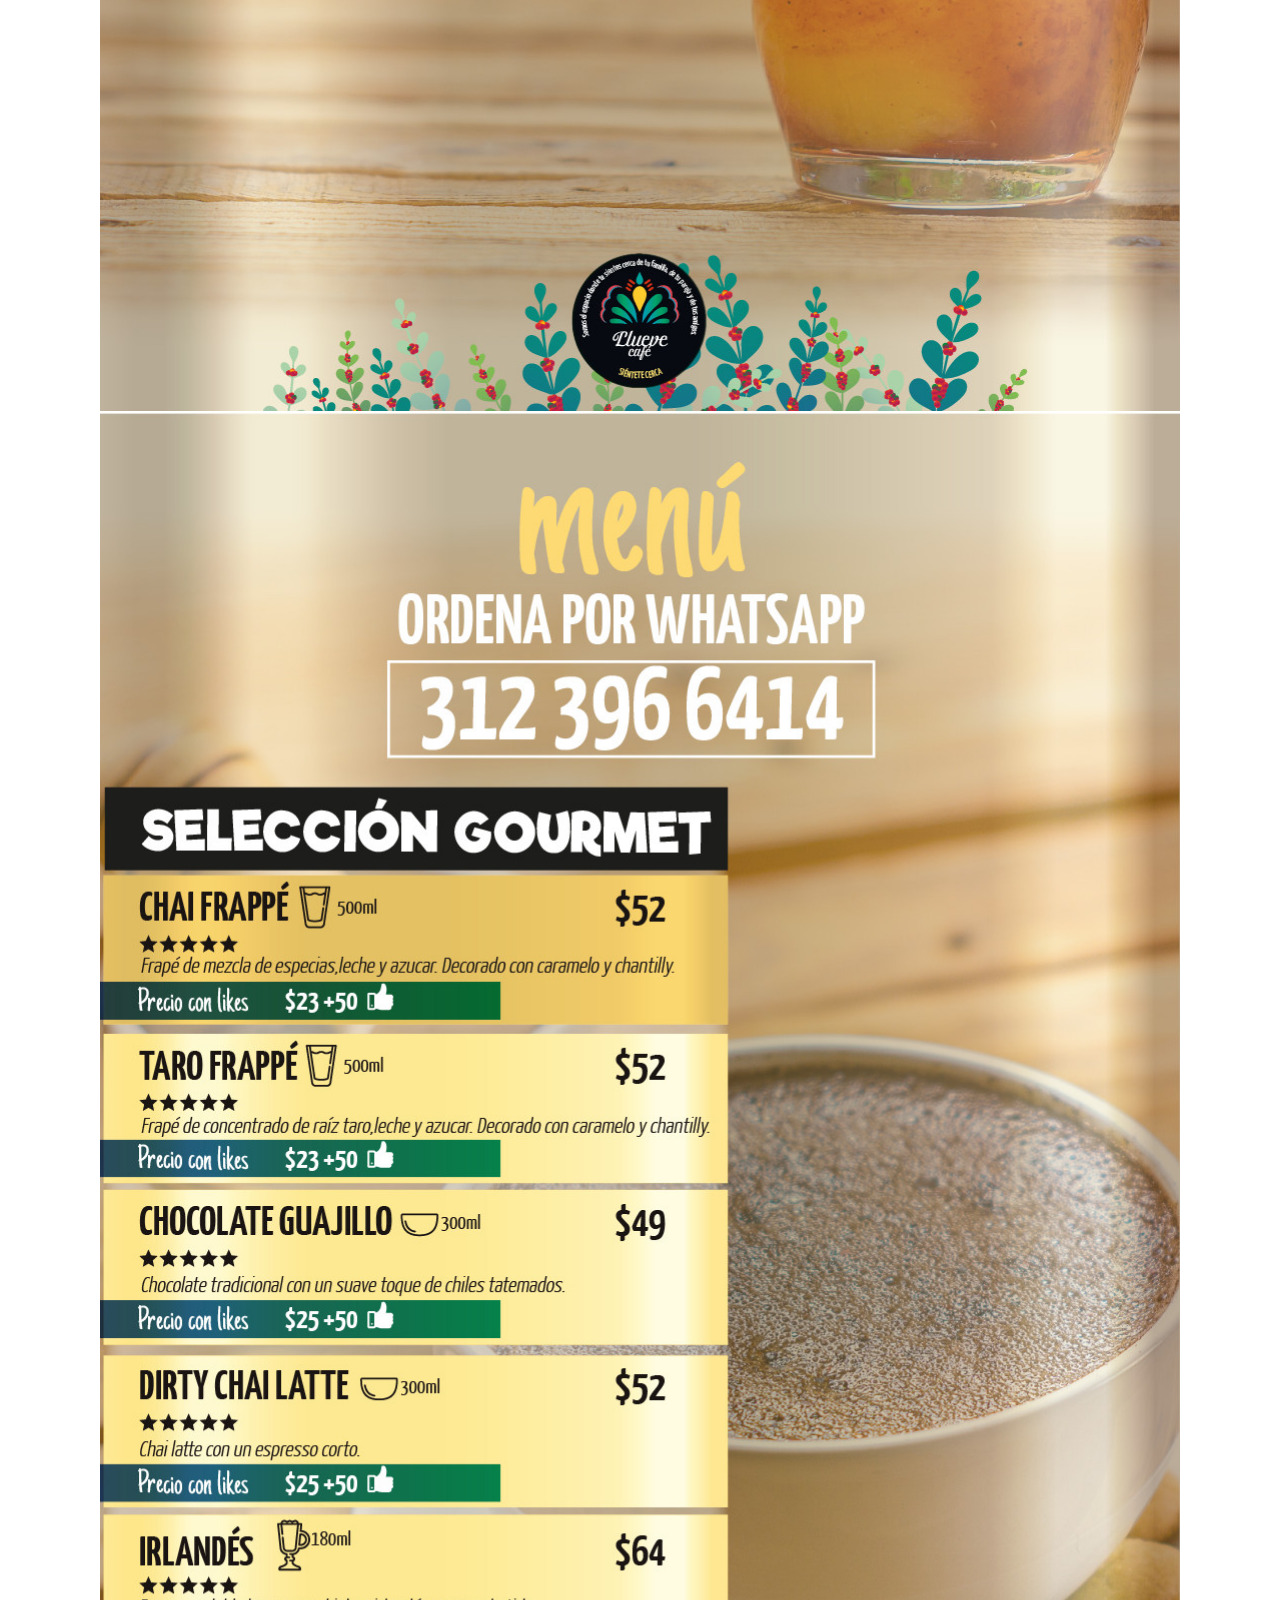
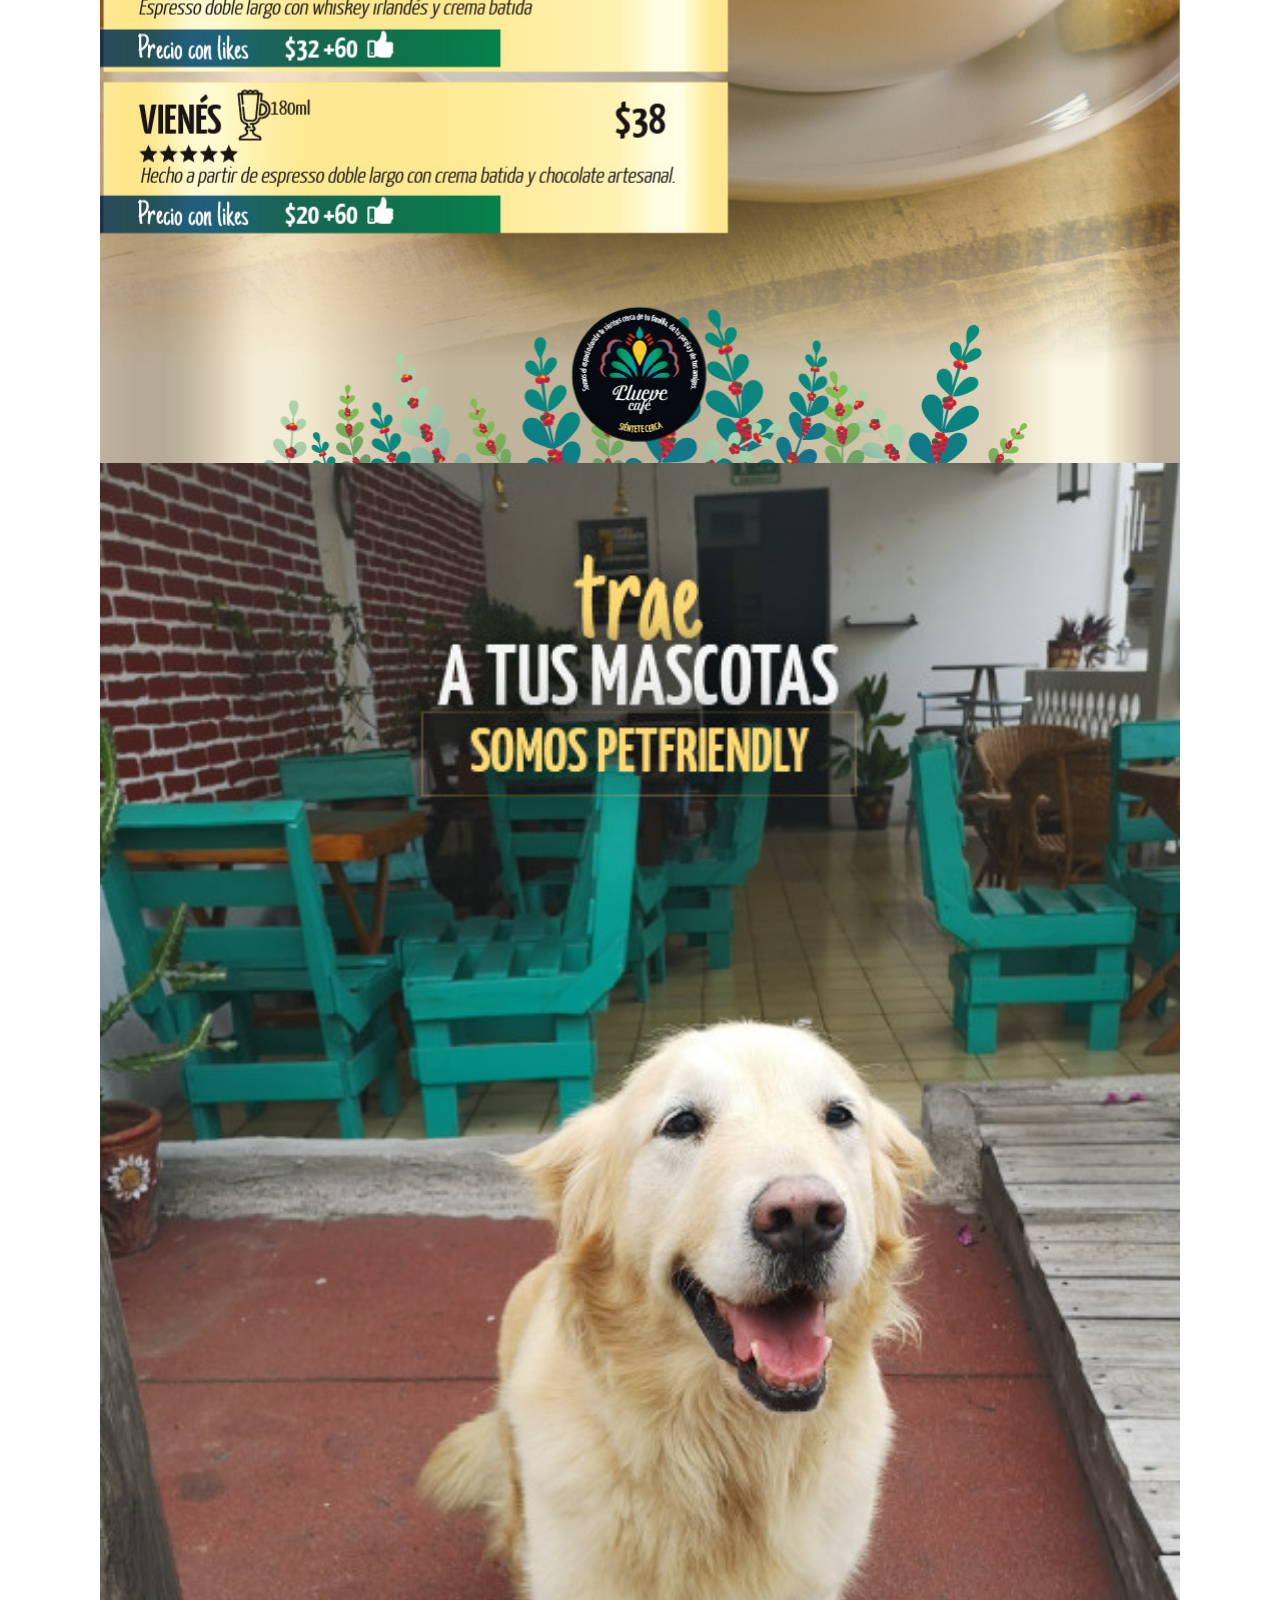
<file: lluevecafe/index.html>
<!DOCTYPE html>
<html>

<head>
    <meta charset="utf-8">
    <meta name="viewport" content="width=device-width, initial-scale=1.0, shrink-to-fit=no">
    <title>Llueve Cafe | Menu</title>
    <link rel="icon" type="image/png" sizes="16x16" href="assets/img/menu_icons/icon_16.png">
    <link rel="icon" type="image/png" sizes="32x32" href="assets/img/menu_icons/icon_32.png">
    <link rel="icon" type="image/png" sizes="256x256" href="assets/img/menu_icons/icon_256.png">
    <link rel="icon" type="image/png" sizes="256x256" href="assets/img/menu_icons/icon_256.png">
    <link rel="icon" type="image/png" sizes="512x512" href="assets/img/menu_icons/icon_512.png">
    <link rel="stylesheet" href="https://cdnjs.cloudflare.com/ajax/libs/twitter-bootstrap/4.5.0/css/bootstrap.min.css">
    <link rel="stylesheet" href="https://fonts.googleapis.com/css?family=Roboto">
    <link rel="stylesheet" href="assets/css/styles.min.css">
</head>

<body>
    <div>
        <div class="menu_item"><img class="img-fluid menu_image" src="assets/img/1.jpg"></div>
        <div class="menu_item"><img class="img-fluid menu_image" src="assets/img/2.jpg"></div>
        <div class="menu_item"><img class="img-fluid menu_image" src="assets/img/3.jpg"></div>
        <div class="menu_item"><img class="img-fluid menu_image" src="assets/img/4.jpg"></div>
        <div class="menu_item"><img class="img-fluid menu_image" src="assets/img/5.jpg"></div>
        <div class="menu_item"><img class="img-fluid menu_image" src="assets/img/6.jpg"></div>
        <div class="menu_item"><img class="img-fluid menu_image" src="assets/img/7.jpg"></div>
        <div class="menu_item"><img class="img-fluid menu_image" src="assets/img/8.jpg"></div>
        <div class="menu_item"><img class="img-fluid menu_image" src="assets/img/9.jpg"></div>
        <div class="menu_item"><img class="img-fluid menu_image" src="assets/img/10.jpg"></div>
        <div class="menu_item"><img class="img-fluid menu_image" src="assets/img/11.jpg"></div>
        <div class="menu_item"><img class="img-fluid menu_image" src="assets/img/12.jpg"></div>
    </div>
    <script src="https://cdnjs.cloudflare.com/ajax/libs/jquery/3.5.1/jquery.min.js"></script>
    <script src="https://cdnjs.cloudflare.com/ajax/libs/twitter-bootstrap/4.5.0/js/bootstrap.bundle.min.js"></script>
</body>

</html>
</file>
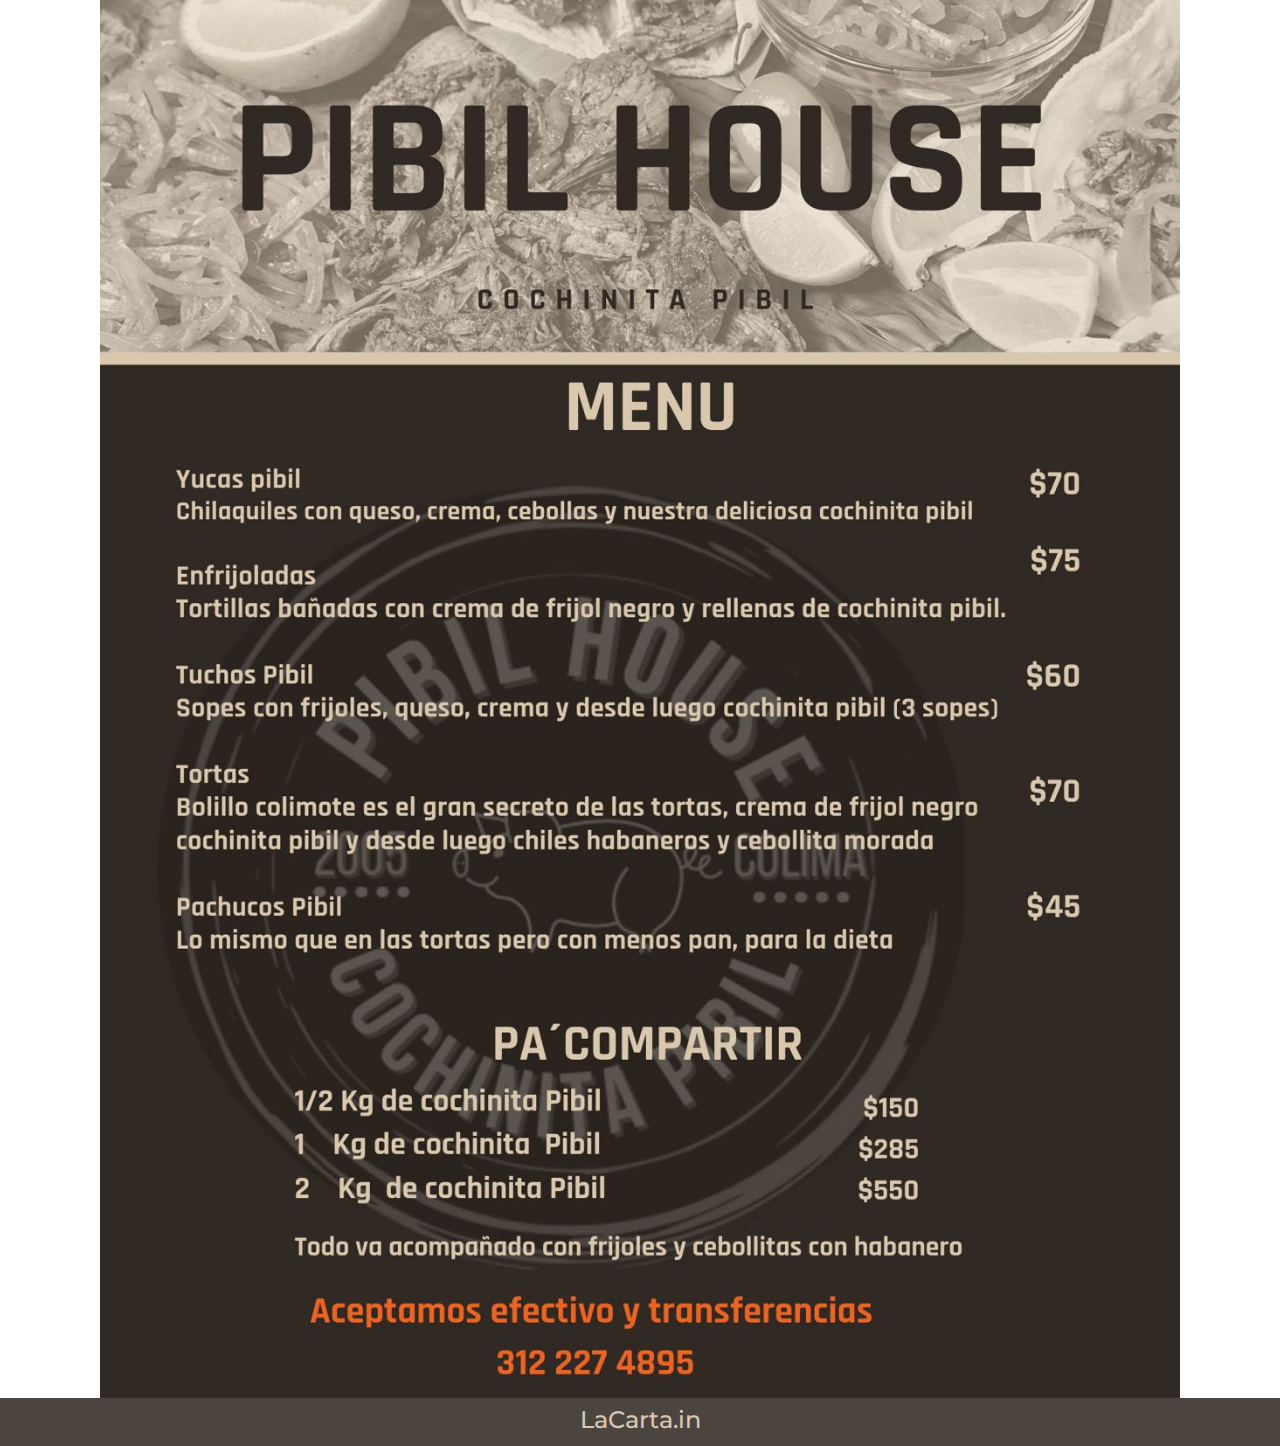
<file: pibilhouse/index.html>
<!DOCTYPE html>
<html>

<head>
    <meta charset="utf-8">
    <meta name="viewport" content="width=device-width, initial-scale=1.0, shrink-to-fit=no">
    <title>Pibil House | Menu</title>
    <link rel="icon" type="image/png" sizes="16x16" href="assets/img/menu_icons/icon_16.png">
    <link rel="icon" type="image/png" sizes="32x32" href="assets/img/menu_icons/icon_32.png">
    <link rel="icon" type="image/png" sizes="256x256" href="assets/img/menu_icons/icon_256.png">
    <link rel="icon" type="image/png" sizes="256x256" href="assets/img/menu_icons/icon_256.png">
    <link rel="icon" type="image/png" sizes="512x512" href="assets/img/menu_icons/icon_512.png">
    <link rel="stylesheet" href="https://cdnjs.cloudflare.com/ajax/libs/twitter-bootstrap/4.6.1/css/bootstrap.min.css">
    <link rel="stylesheet" href="https://fonts.googleapis.com/css?family=Allan">
    <link rel="stylesheet" href="https://fonts.googleapis.com/css?family=Andika">
    <link rel="stylesheet" href="https://fonts.googleapis.com/css?family=Montserrat">
    <link rel="stylesheet" href="https://fonts.googleapis.com/css?family=Roboto">
    <link rel="stylesheet" href="assets/css/styles.min.css">
</head>

<body>
    <div>
        <div class="menu_item"><img class="img-fluid menu_image" src="assets/img/menu.jpeg"></div>
    </div>
    <footer><a href="https://lacarta.in/" target="_blank" style="text-decoration: none;">
            <div class="menu_footer">
                <h4 class="menu_footer_text">LaCarta.in</h4>
            </div>
        </a></footer>
    <script src="https://cdnjs.cloudflare.com/ajax/libs/jquery/3.5.1/jquery.min.js"></script>
    <script src="https://cdnjs.cloudflare.com/ajax/libs/twitter-bootstrap/4.6.1/js/bootstrap.bundle.min.js"></script>
</body>

</html>
</file>
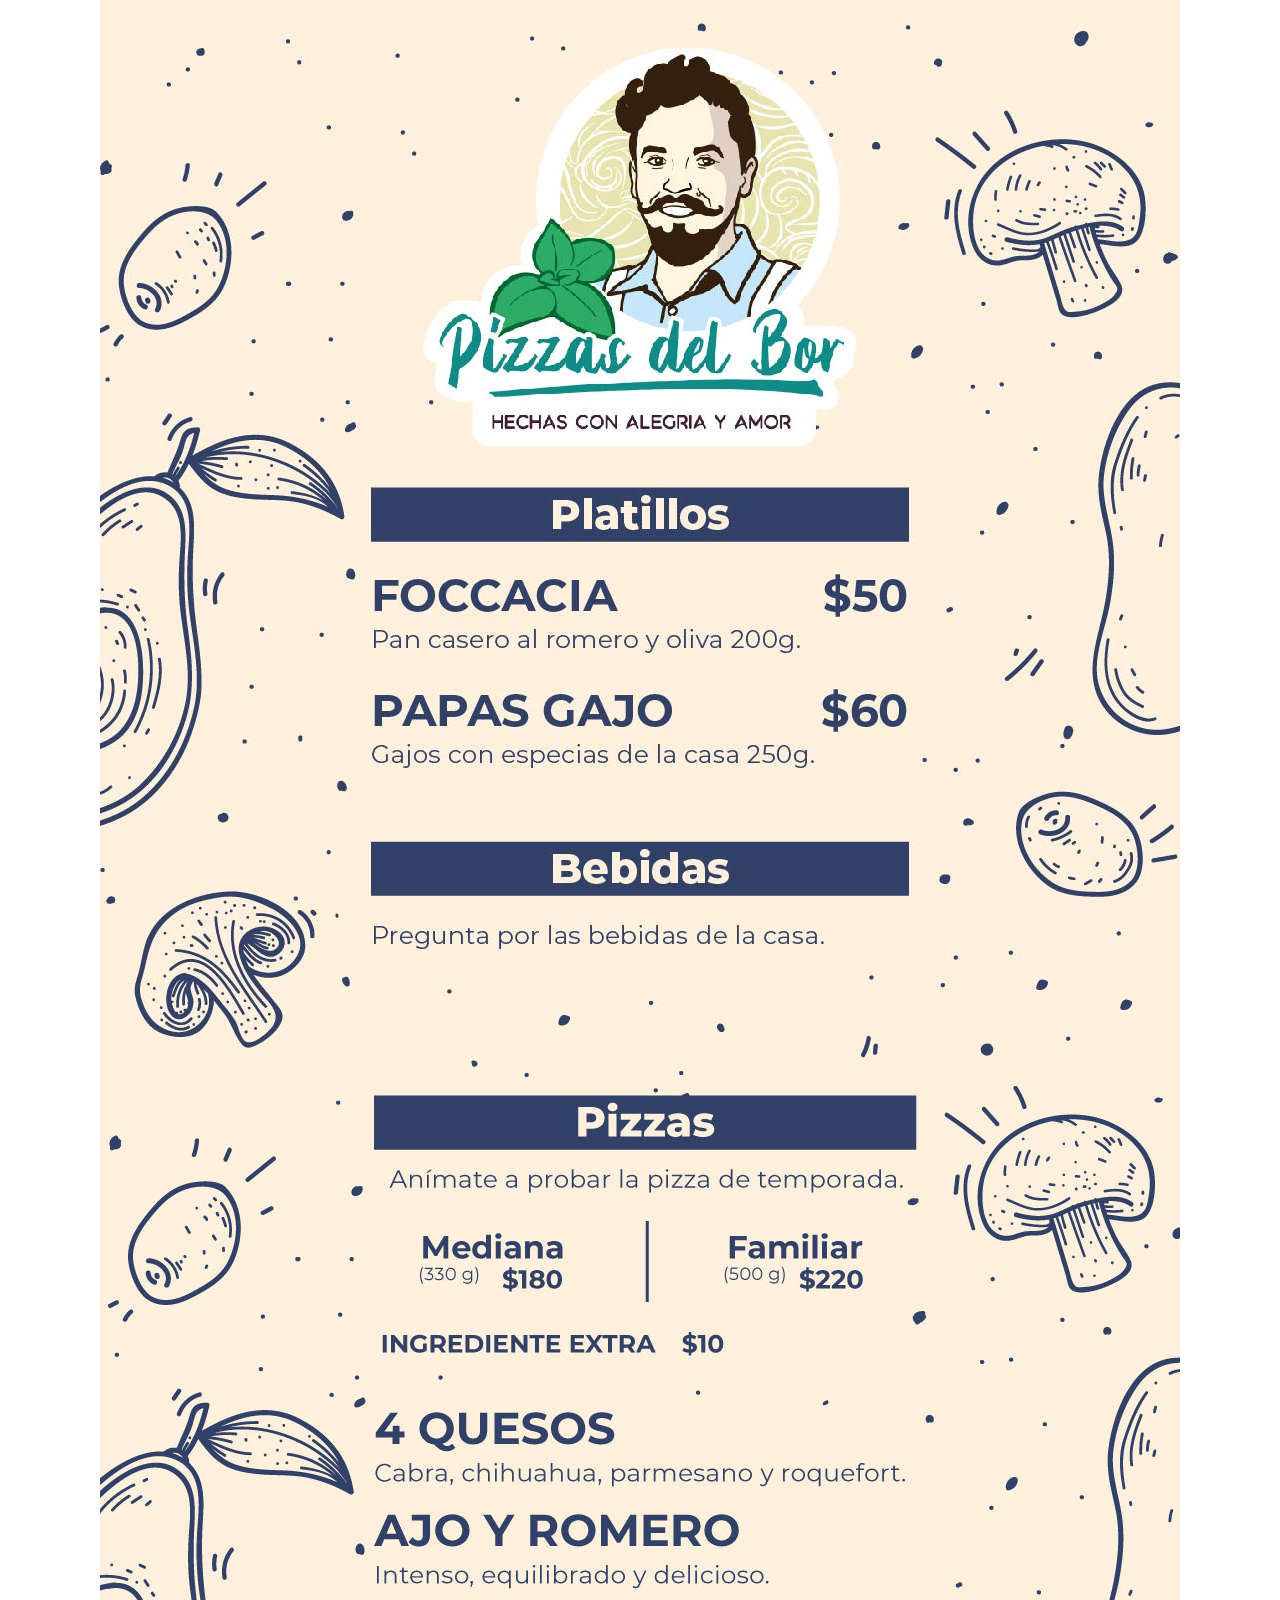
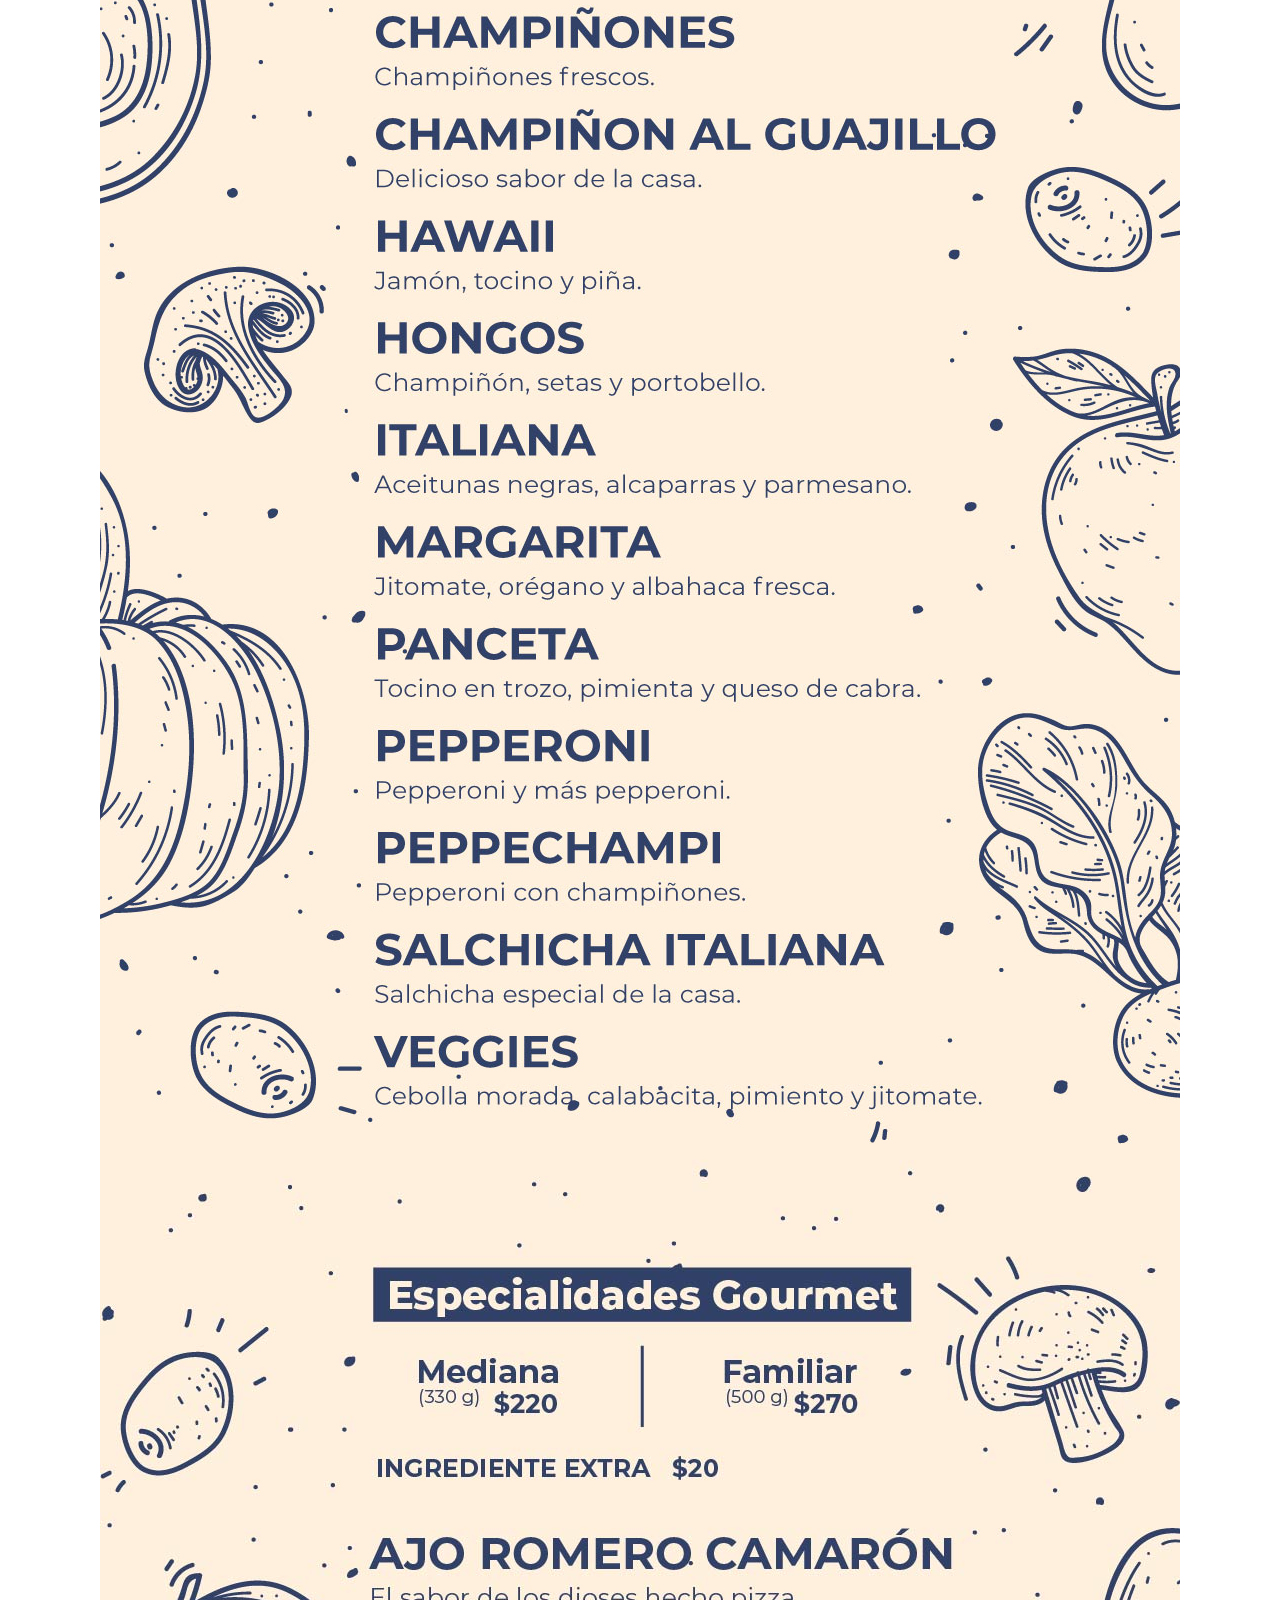
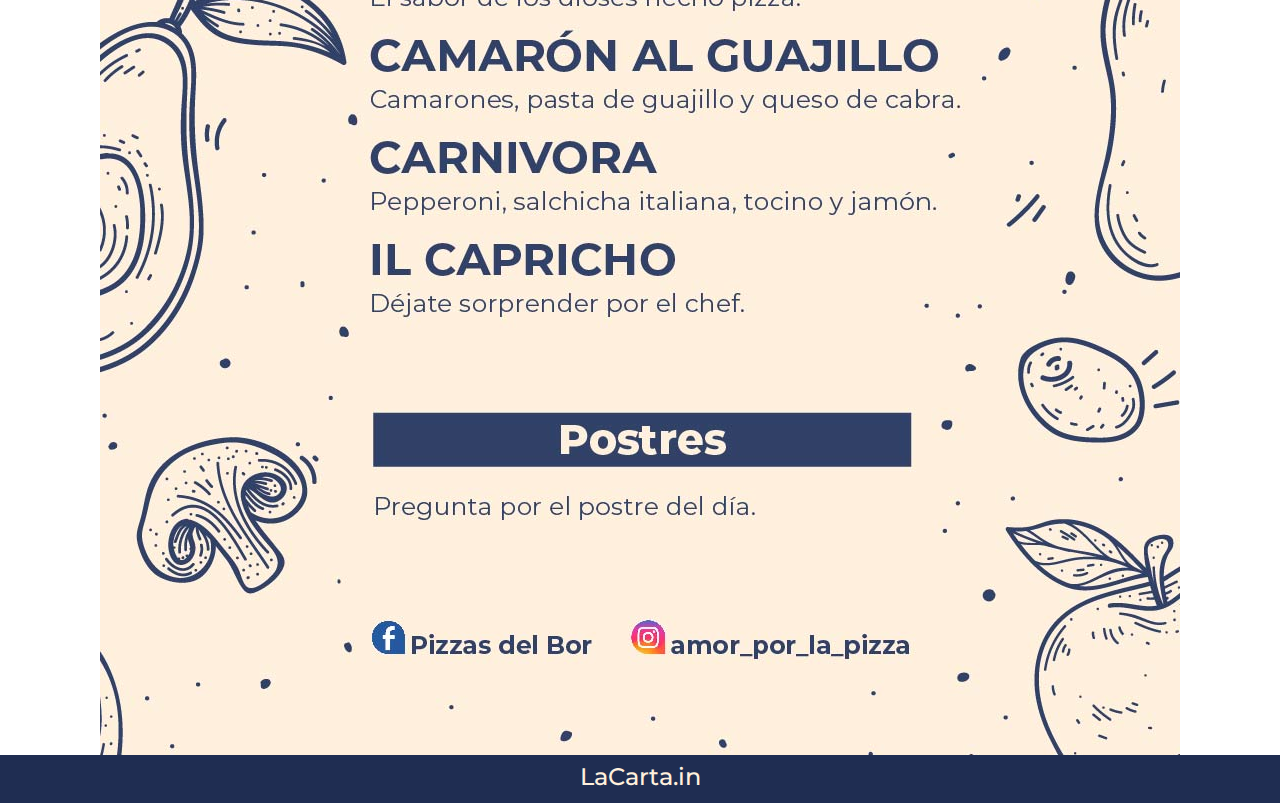
<file: pizzasdelbor/index.html>
<!DOCTYPE html>
<html>

<head>
    <meta charset="utf-8">
    <meta name="viewport" content="width=device-width, initial-scale=1.0, shrink-to-fit=no">
    <title>Pizzas del Bor | Menu</title>
    <link rel="icon" type="image/png" sizes="16x16" href="assets/img/menu_icons/icon_16.png">
    <link rel="icon" type="image/png" sizes="32x32" href="assets/img/menu_icons/icon_32.png">
    <link rel="icon" type="image/png" sizes="256x256" href="assets/img/menu_icons/icon_256.png">
    <link rel="icon" type="image/png" sizes="256x256" href="assets/img/menu_icons/icon_256.png">
    <link rel="icon" type="image/png" sizes="512x512" href="assets/img/menu_icons/icon_512.png">
    <link rel="stylesheet" href="https://cdnjs.cloudflare.com/ajax/libs/twitter-bootstrap/4.5.2/css/bootstrap.min.css">
    <link rel="stylesheet" href="https://fonts.googleapis.com/css?family=Allan">
    <link rel="stylesheet" href="https://fonts.googleapis.com/css?family=Andika">
    <link rel="stylesheet" href="https://fonts.googleapis.com/css?family=Montserrat">
    <link rel="stylesheet" href="https://fonts.googleapis.com/css?family=Roboto">
    <link rel="stylesheet" href="assets/css/styles.min.css">
</head>

<body>
    <div>
        <div class="menu_item"><img class="img-fluid menu_image" src="assets/img/1.jpg"></div>
        <div class="menu_item"><img class="img-fluid menu_image" src="assets/img/2.jpg"></div>
        <div class="menu_item"><img class="img-fluid menu_image" src="assets/img/3.jpg"></div>
    </div>
    <footer>
        <a href="https://lacarta.in/" target="_blank" style="text-decoration: none;">
            <div class="menu_footer">
                <h4 class="menu_footer_text">LaCarta.in</h4>
            </div>
        </a>
    </footer>
    <script src="https://cdnjs.cloudflare.com/ajax/libs/jquery/3.5.1/jquery.min.js"></script>
    <script src="https://cdnjs.cloudflare.com/ajax/libs/twitter-bootstrap/4.5.2/js/bootstrap.bundle.min.js"></script>
</body>

</html>
</file>
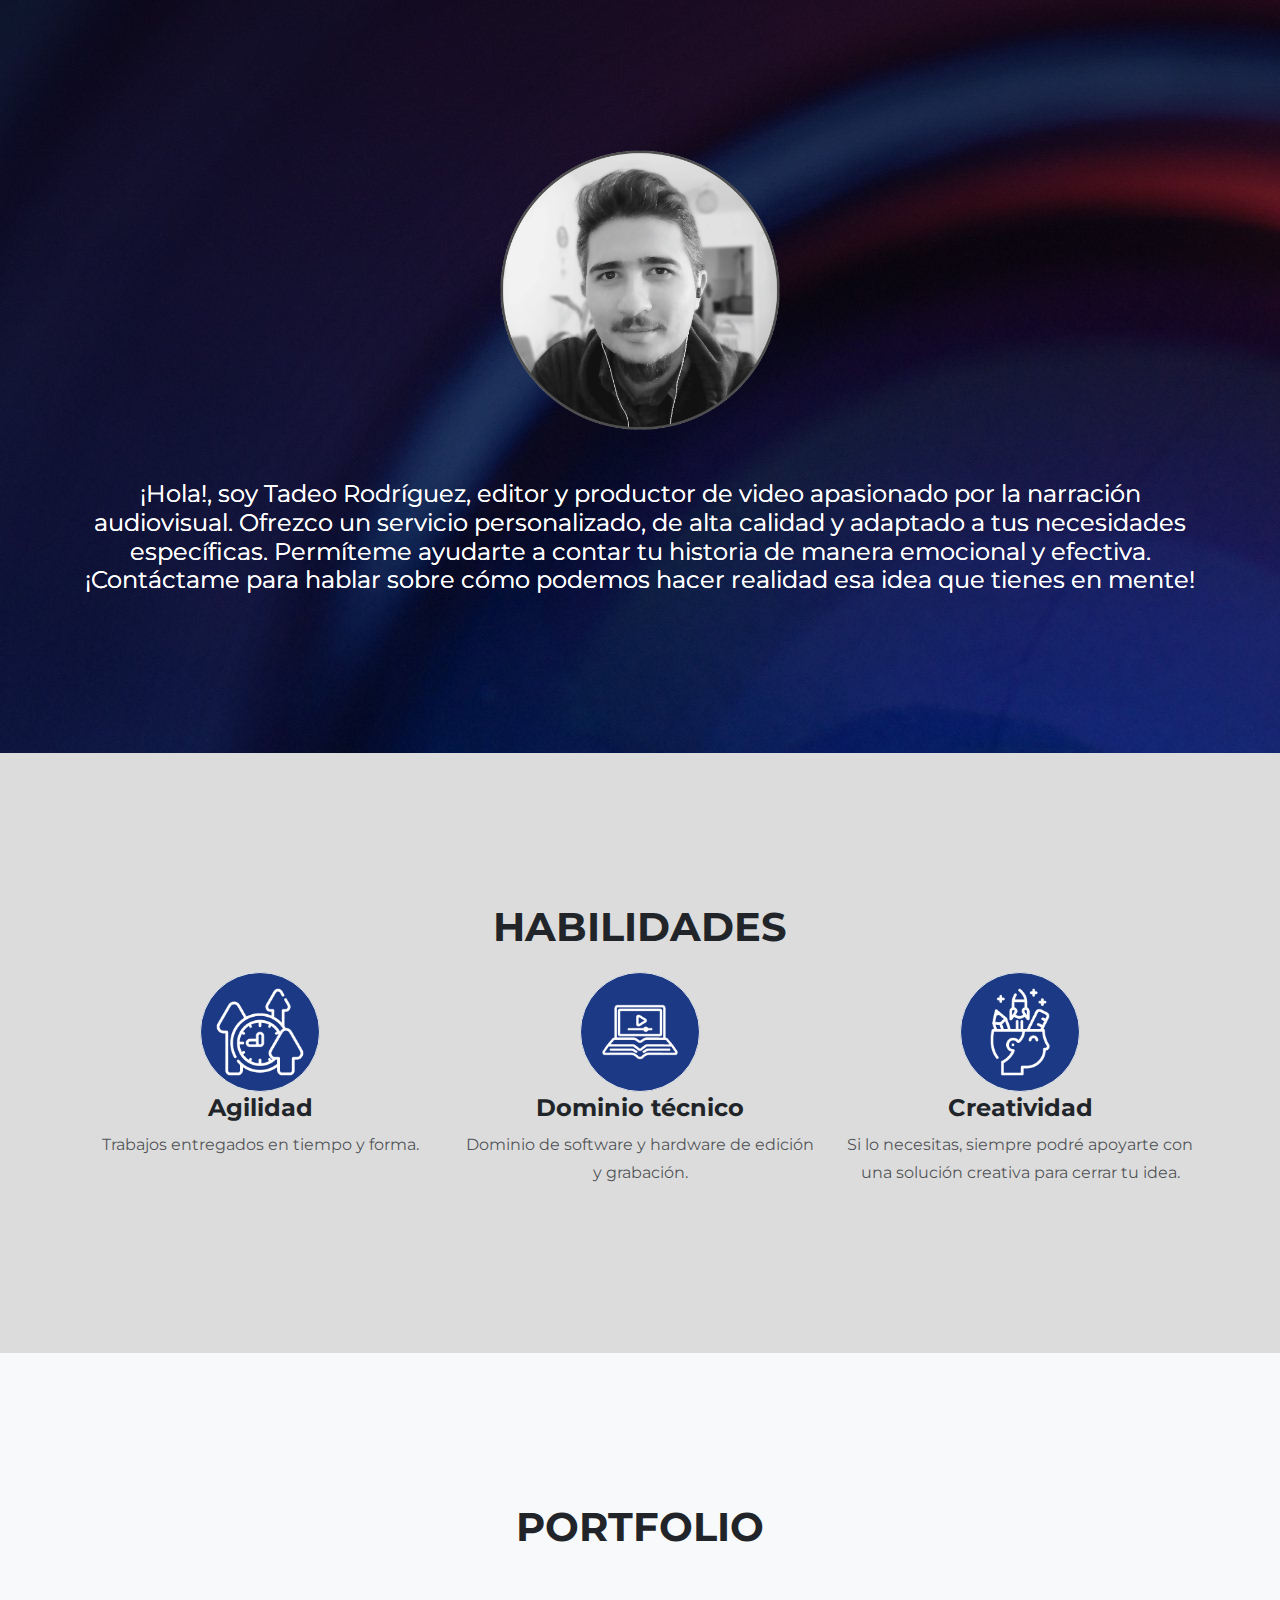
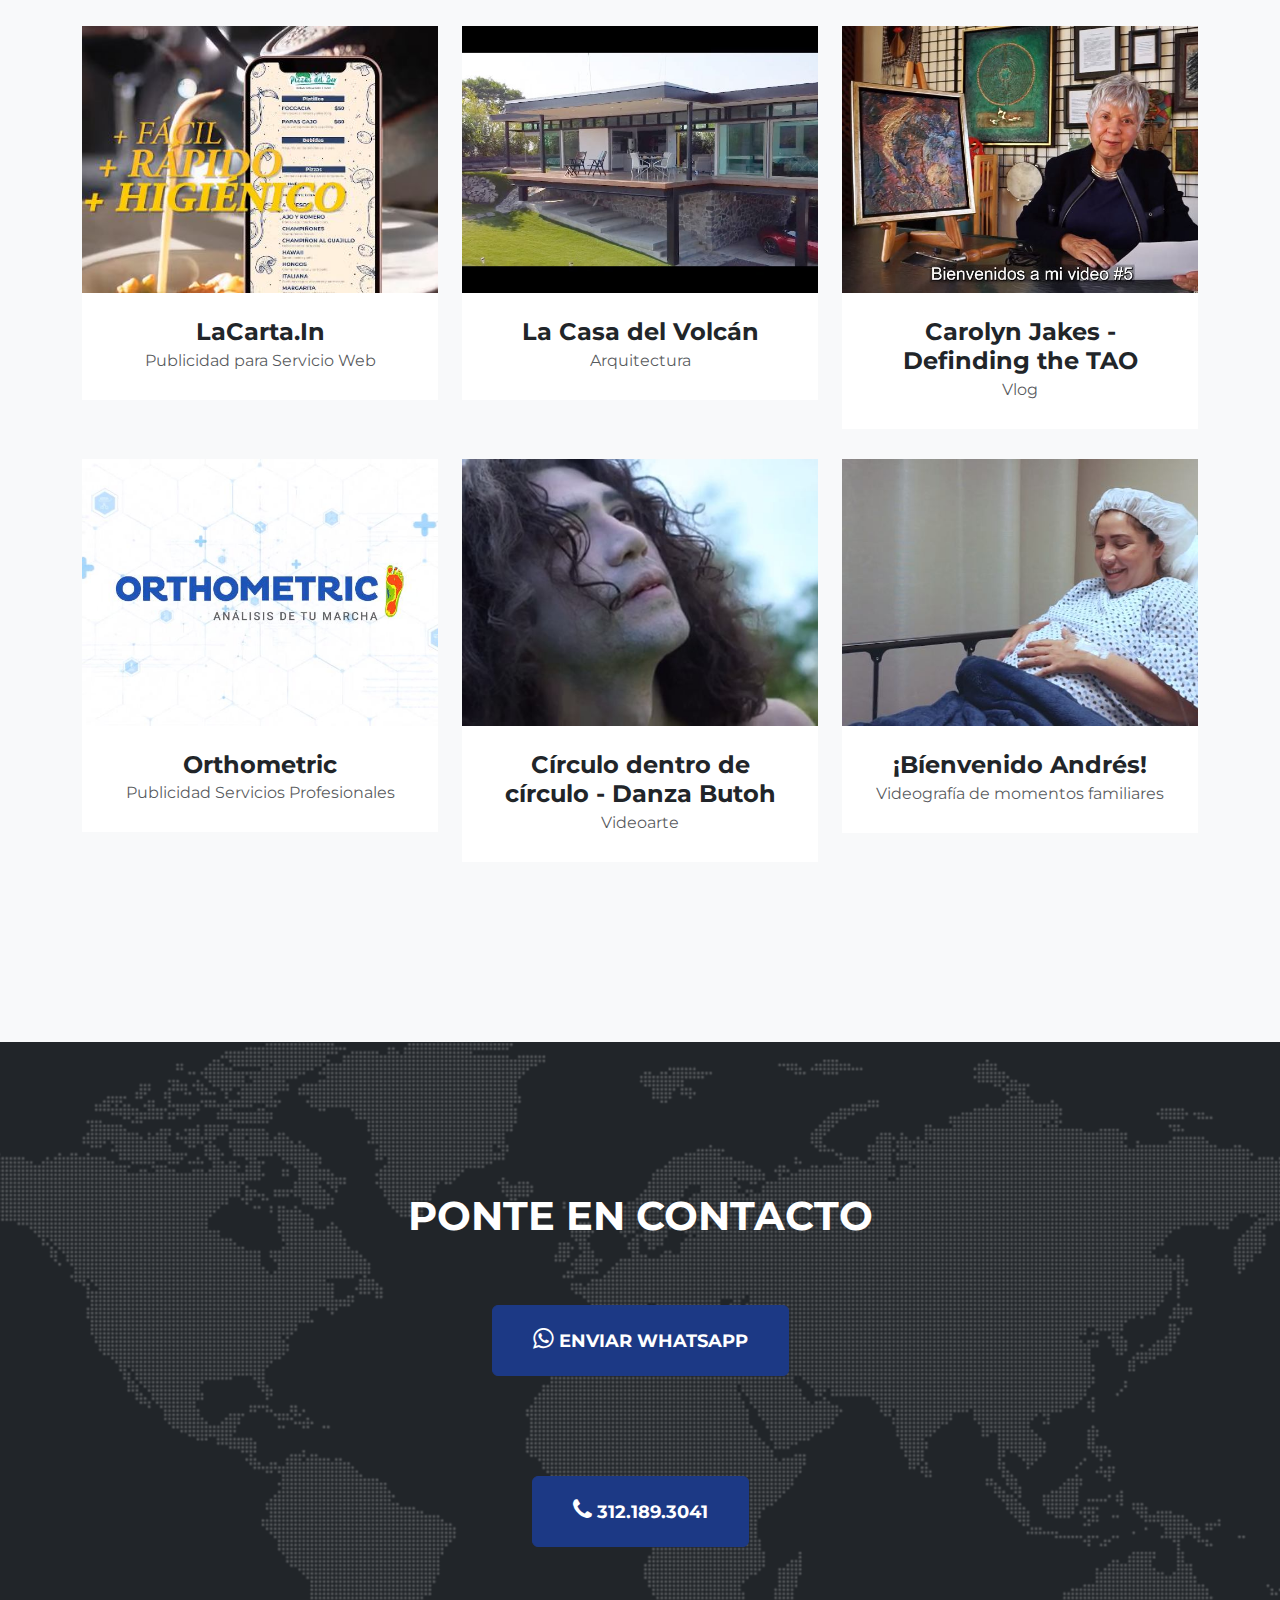
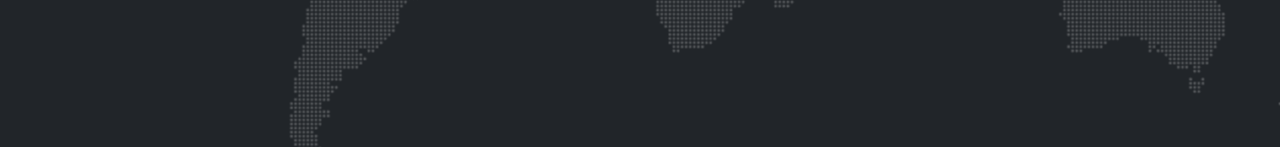
<file: tadeordz/index.html>
<!DOCTYPE html>
<html data-bs-theme="light" lang="en">

<head>
    <meta charset="utf-8">
    <meta name="viewport" content="width=device-width, initial-scale=1.0, shrink-to-fit=no">
    <title>TadeoRz</title>
    <meta property="og:type" content="website">
    <link rel="stylesheet" href="assets/bootstrap/css/bootstrap.min.css">
    <link rel="stylesheet" href="https://cdnjs.cloudflare.com/ajax/libs/font-awesome/4.7.0/css/font-awesome.min.css">
    <link rel="stylesheet" href="assets/css/styles.min.css">
</head>

<body id="page-top" data-bs-spy="scroll" data-bs-target="#mainNav" data-bs-offset="54">
    <section id="ppal" class="parallax cover-dynamic-padding" style="background: url(&quot;assets/img/cover/Fondo-con-vinieta-x2.jpg&quot;);">
        <div class="container">
            <div class="row" id="logo">
                <div class="col-lg-6 offset-lg-3">
                    <div class="text-center"><img class="img-fluid d-inline-block" style="max-width:280px;background-size:auto;" src="assets/img/cover/CirculoPerfil(ConMarco).png"></div>
                </div>
            </div>
            <div class="timeline-heading">
                <h4 class="subheading" style="margin-top: 50px;text-align: center;color: rgb(255,255,255);text-shadow: 0px 0px;"><span style="font-weight: normal !important;">¡Hola!, soy Tadeo Rodríguez, editor y productor de video apasionado por la narración audiovisual. Ofrezco un servicio personalizado, de alta calidad y adaptado a tus necesidades específicas. Permíteme ayudarte a contar tu historia de manera emocional y efectiva. ¡Contáctame para hablar sobre cómo podemos hacer realidad esa idea que tienes en mente!</span></h4>
            </div>
        </div>
    </section>
    <section id="skills" style="background: #dcdcdc;backdrop-filter: opacity(1);">
        <div class="container">
            <div class="row">
                <div class="col-lg-12 text-center">
                    <h2 class="text-uppercase section-heading">habilidades</h2>
                </div>
            </div>
            <div class="row text-center">
                <div class="col-md-4"><span class="fa-stack fa-4x"><img class="img-fluid border rounded-circle icon-img" src="assets/img/skills/agilidad.png"></span>
                    <h4 class="section-heading">Agilidad</h4>
                    <p class="text-muted">Trabajos entregados en tiempo y forma.</p>
                </div>
                <div class="col-md-4"><span class="fa-stack fa-4x"><img class="img-fluid border rounded-circle icon-img" src="assets/img/skills/dominio_tecnico.png"></span>
                    <h4 class="section-heading">Dominio técnico</h4>
                    <p class="text-muted">Dominio de software y hardware de edición y grabación.</p>
                </div>
                <div class="col-md-4"><span class="fa-stack fa-4x"><img class="img-fluid border rounded-circle icon-img" src="assets/img/skills/creatividad.png"></span>
                    <h4 class="section-heading">Creatividad</h4>
                    <p class="text-muted">Si lo necesitas, siempre podré apoyarte con una solución creativa para cerrar tu idea.</p>
                </div>
            </div>
        </div>
    </section>
    <section class="bg-light" id="portfolio">
        <div class="container">
            <div class="row">
                <div class="col-lg-12 text-center">
                    <h2 class="text-uppercase section-heading" style="margin-bottom: 75px;">Portfolio</h2>
                </div>
            </div>
            <div class="row">
                <div class="col-sm-6 col-md-4 portfolio-item"><a class="portfolio-link" href="#portfolioModal1" data-bs-toggle="modal">
                        <div class="portfolio-hover">
                            <div class="portfolio-hover-content"><i class="fa fa-plus fa-3x"></i></div>
                        </div><img class="img-fluid" src="assets/img/portfolio/LaCarta.in.jpg">
                    </a>
                    <div class="portfolio-caption">
                        <h4>LaCarta.In</h4>
                        <p class="text-muted">Publicidad para Servicio Web</p>
                    </div>
                </div>
                <div class="col-sm-6 col-md-4 portfolio-item"><a class="portfolio-link" href="#portfolioModal2" data-bs-toggle="modal">
                        <div class="portfolio-hover">
                            <div class="portfolio-hover-content"><i class="fa fa-plus fa-3x"></i></div>
                        </div><img class="img-fluid" src="assets/img/portfolio/La%20Casa%20Del%20Volcаn.jpg">
                    </a>
                    <div class="portfolio-caption">
                        <h4>La Casa del Volcán</h4>
                        <p class="text-muted">Arquitectura</p>
                    </div>
                </div>
                <div class="col-sm-6 col-md-4 portfolio-item"><a class="portfolio-link" href="#portfolioModal3" data-bs-toggle="modal">
                        <div class="portfolio-hover">
                            <div class="portfolio-hover-content"><i class="fa fa-plus fa-3x"></i></div>
                        </div><img class="img-fluid" src="assets/img/portfolio/Carolyn%20Jakes%20-%20Definding%20the%20TAO.jpg">
                    </a>
                    <div class="portfolio-caption">
                        <h4>Carolyn Jakes - Definding the TAO</h4>
                        <p class="text-muted">Vlog</p>
                    </div>
                </div>
                <div class="col-sm-6 col-md-4 portfolio-item"><a class="portfolio-link" href="#portfolioModal4" data-bs-toggle="modal">
                        <div class="portfolio-hover">
                            <div class="portfolio-hover-content"><i class="fa fa-plus fa-3x"></i></div>
                        </div><img class="img-fluid" src="assets/img/portfolio/Orthometric.jpg">
                    </a>
                    <div class="portfolio-caption">
                        <h4>Orthometric</h4>
                        <p class="text-muted">Publicidad Servicios Profesionales</p>
                    </div>
                </div>
                <div class="col-sm-6 col-md-4 portfolio-item"><a class="portfolio-link" href="#portfolioModal5" data-bs-toggle="modal">
                        <div class="portfolio-hover">
                            <div class="portfolio-hover-content"><i class="fa fa-plus fa-3x"></i></div>
                        </div><img class="img-fluid" src="assets/img/portfolio/Circulo%20dentro%20de%20circulo%20-%20VideoDanza%20Butoh.jpg">
                    </a>
                    <div class="portfolio-caption">
                        <h4>Círculo dentro de círculo - Danza Butoh</h4>
                        <p class="text-muted">Videoarte</p>
                    </div>
                </div>
                <div class="col-sm-6 col-md-4 portfolio-item"><a class="portfolio-link" href="#portfolioModal6" data-bs-toggle="modal">
                        <div class="portfolio-hover">
                            <div class="portfolio-hover-content"><i class="fa fa-plus fa-3x"></i></div>
                        </div><img class="img-fluid" src="assets/img/portfolio/нBбenvenido%20AndrВs!.jpg">
                    </a>
                    <div class="portfolio-caption">
                        <h4>¡Bíenvenido Andrés!</h4>
                        <p class="text-muted">Videografía de momentos familiares</p>
                    </div>
                </div>
            </div>
        </div>
    </section>
    <section id="contact" style="background-image:url('assets/img/map-image.png');">
        <div class="container">
            <div class="row">
                <div class="col-lg-12 text-center">
                    <h2 class="text-uppercase section-heading">PONTE EN CONTACTO</h2>
                </div>
            </div>
            <div class="row">
                <div class="col-lg-12 text-center" style="margin-top: 50px;margin-bottom: 50px;">
                    <div id="success-whats"></div><a class="btn btn-primary btn-xl text-uppercase" role="button" id="sendWhatsappMessageButton" href="https://api.whatsapp.com/send?phone=5213121893041&amp;text=Hola,%20Tadeo%20me%20interesan%20tus%20servicios" target="_blank"> <i class="fa fa-whatsapp" style="font-size: 24px;"></i>&nbsp;ENVIAR WHATSAPP</a>
                </div>
            </div>
            <div class="row">
                <div class="col-lg-12 text-center" style="margin-top: 50px;margin-bottom: 50px;">
                    <div id="success-whats-1"></div><a class="btn btn-primary btn-xl text-uppercase" role="button" id="sendWhatsappMessageButton-1" href="tel:3121893041" target="_blank"> <i class="fa fa-phone" style="font-size: 24px;"></i>&nbsp;312.189.3041</a>
                </div>
            </div>
        </div>
    </section>
    <div class="modal fade text-center portfolio-modal" role="dialog" tabindex="-1" id="portfolioModal1">
        <div class="modal-dialog modal-lg" role="document">
            <div class="modal-content">
                <div class="container">
                    <div class="row">
                        <div class="col-lg-8 mx-auto">
                            <div class="modal-body">
                                <h2 class="text-uppercase">Lacarta.IN</h2>
                                <p class="text-muted item-intro">Publicidad para Servicio Web</p>
                                <div class="ratio ratio-16x9 portfolio-video"><iframe src="https://www.youtube.com/embed/cvv68o1Wv8Y" allowfullscreen=""></iframe></div><button class="btn btn-primary" type="button" data-bs-dismiss="modal"><i class="fa fa-times"></i><span>&nbsp;Cerrar Proyecto</span></button>
                            </div>
                        </div>
                    </div>
                </div>
            </div>
        </div>
    </div>
    <div class="modal fade text-center portfolio-modal" role="dialog" tabindex="-1" id="portfolioModal2">
        <div class="modal-dialog modal-lg" role="document">
            <div class="modal-content">
                <div class="container">
                    <div class="row">
                        <div class="col-lg-8 mx-auto">
                            <div class="modal-body">
                                <h2 class="text-uppercase">La Casa del Volcán</h2>
                                <p class="text-muted item-intro">Arquitectura</p>
                                <div class="ratio ratio-16x9 portfolio-video"><iframe src="https://www.youtube.com/embed/JIqab_VVw3M" allowfullscreen=""></iframe></div><button class="btn btn-primary" type="button" data-bs-dismiss="modal"><i class="fa fa-times"></i><span>&nbsp;Cerrar Proyecto</span></button>
                            </div>
                        </div>
                    </div>
                </div>
            </div>
        </div>
    </div>
    <div class="modal fade text-center portfolio-modal" role="dialog" tabindex="-1" id="portfolioModal3">
        <div class="modal-dialog modal-lg" role="document">
            <div class="modal-content">
                <div class="container">
                    <div class="row">
                        <div class="col-lg-8 mx-auto">
                            <div class="modal-body">
                                <h2 class="text-uppercase">Carolyn Jakes - Definding the TAO</h2>
                                <p class="text-muted item-intro">Vlog</p>
                                <div class="ratio ratio-16x9 portfolio-video"><iframe src="https://www.youtube.com/embed/wjEZKxnXMVI" allowfullscreen=""></iframe></div><button class="btn btn-primary" type="button" data-bs-dismiss="modal"><i class="fa fa-times"></i><span>&nbsp;Cerrar Proyecto</span></button>
                            </div>
                        </div>
                    </div>
                </div>
            </div>
        </div>
    </div>
    <div class="modal fade text-center portfolio-modal" role="dialog" tabindex="-1" id="portfolioModal4">
        <div class="modal-dialog modal-lg" role="document">
            <div class="modal-content">
                <div class="container">
                    <div class="row">
                        <div class="col-lg-8 mx-auto">
                            <div class="modal-body">
                                <h2 class="text-uppercase">Orthometric</h2>
                                <p class="text-muted item-intro">Publicidad Servicios Profesionales</p>
                                <div class="ratio ratio-16x9 portfolio-video"><iframe src="https://www.youtube.com/embed/usUWY3RVOEk" allowfullscreen=""></iframe></div><button class="btn btn-primary" type="button" data-bs-dismiss="modal"><i class="fa fa-times"></i><span>&nbsp;Cerrar Proyecto</span></button>
                            </div>
                        </div>
                    </div>
                </div>
            </div>
        </div>
    </div>
    <div class="modal fade text-center portfolio-modal" role="dialog" tabindex="-1" id="portfolioModal5">
        <div class="modal-dialog modal-lg" role="document">
            <div class="modal-content">
                <div class="container">
                    <div class="row">
                        <div class="col-lg-8 mx-auto">
                            <div class="modal-body">
                                <h2 class="text-uppercase">Círculo dentro de círculo - Danza Butoh</h2>
                                <p class="text-muted item-intro">Videoarte</p>
                                <div class="ratio ratio-16x9 portfolio-video"><iframe src="https://www.youtube.com/embed/fcZsedVmQUk" allowfullscreen=""></iframe></div><button class="btn btn-primary" type="button" data-bs-dismiss="modal"><i class="fa fa-times"></i><span>&nbsp;Cerrar Proyecto</span></button>
                            </div>
                        </div>
                    </div>
                </div>
            </div>
        </div>
    </div>
    <div class="modal fade text-center portfolio-modal" role="dialog" tabindex="-1" id="portfolioModal6">
        <div class="modal-dialog modal-lg" role="document">
            <div class="modal-content">
                <div class="container">
                    <div class="row">
                        <div class="col-lg-8 mx-auto">
                            <div class="modal-body">
                                <h2 class="text-uppercase">¡Bíenvenido Andrés!</h2>
                                <p class="text-muted item-intro">Videografía de momentos familiares</p>
                                <div class="ratio ratio-16x9 portfolio-video"><iframe src="https://www.youtube.com/embed/hhIkEEZK80M" allowfullscreen=""></iframe></div><button class="btn btn-primary" type="button" data-bs-dismiss="modal"><i class="fa fa-times"></i><span>&nbsp;Cerrar Proyecto</span></button>
                            </div>
                        </div>
                    </div>
                </div>
            </div>
        </div>
    </div>
    <script src="https://cdn.jsdelivr.net/npm/bootstrap@5.3.0/dist/js/bootstrap.bundle.min.js"></script>
    <script src="assets/js/script.min.js"></script>
</body>

</html>
</file>
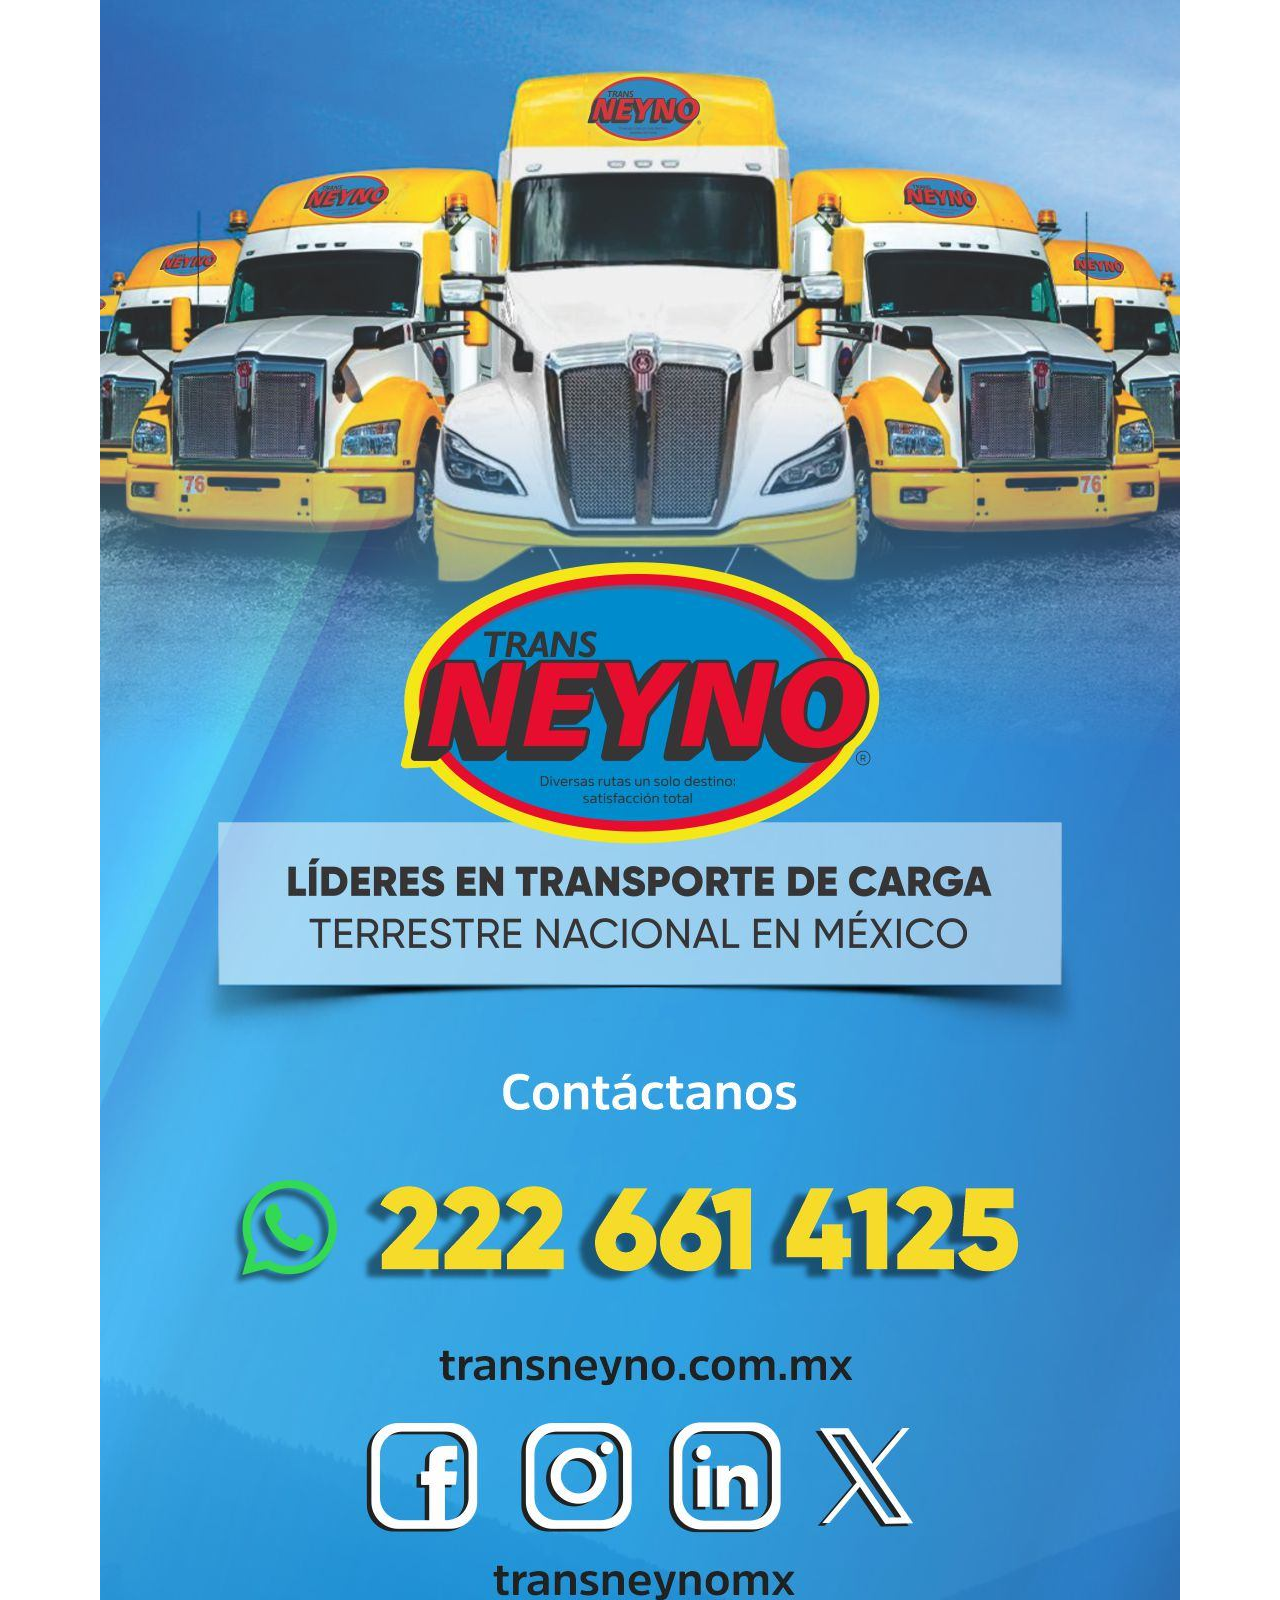
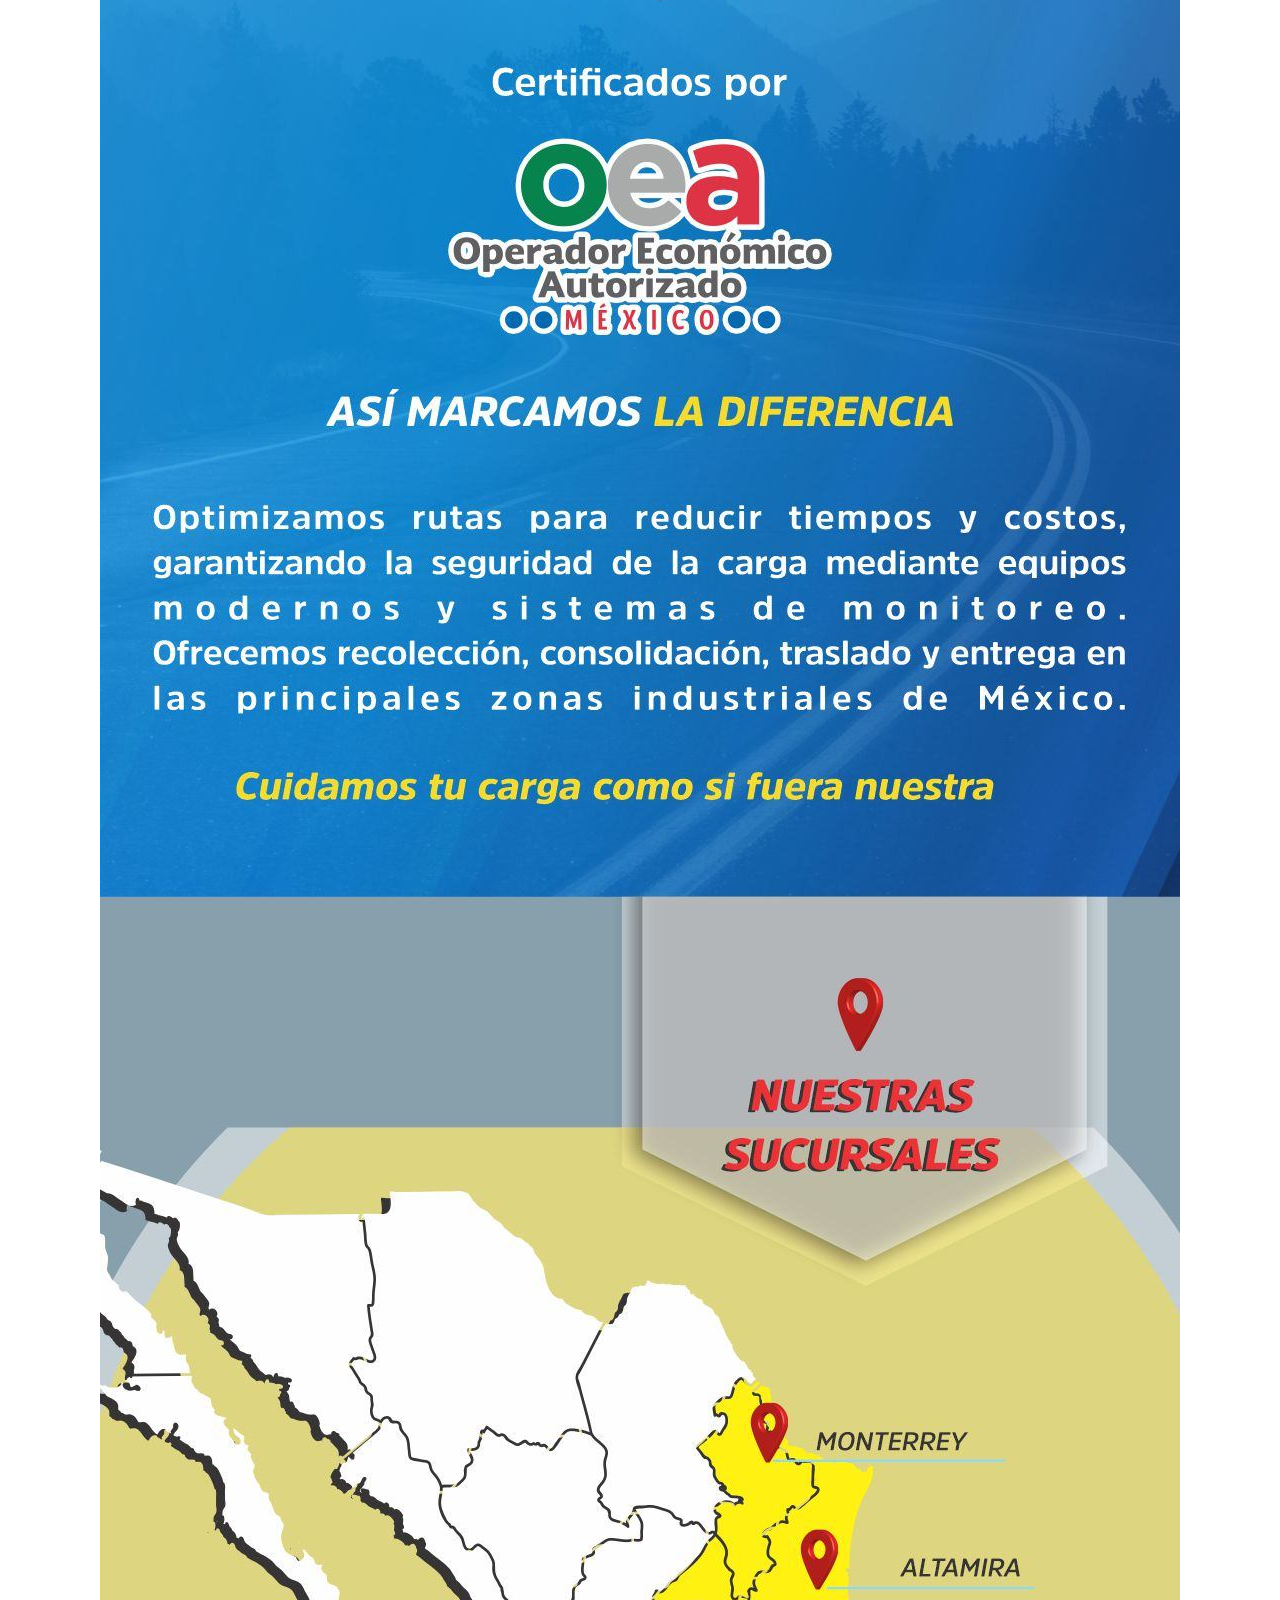
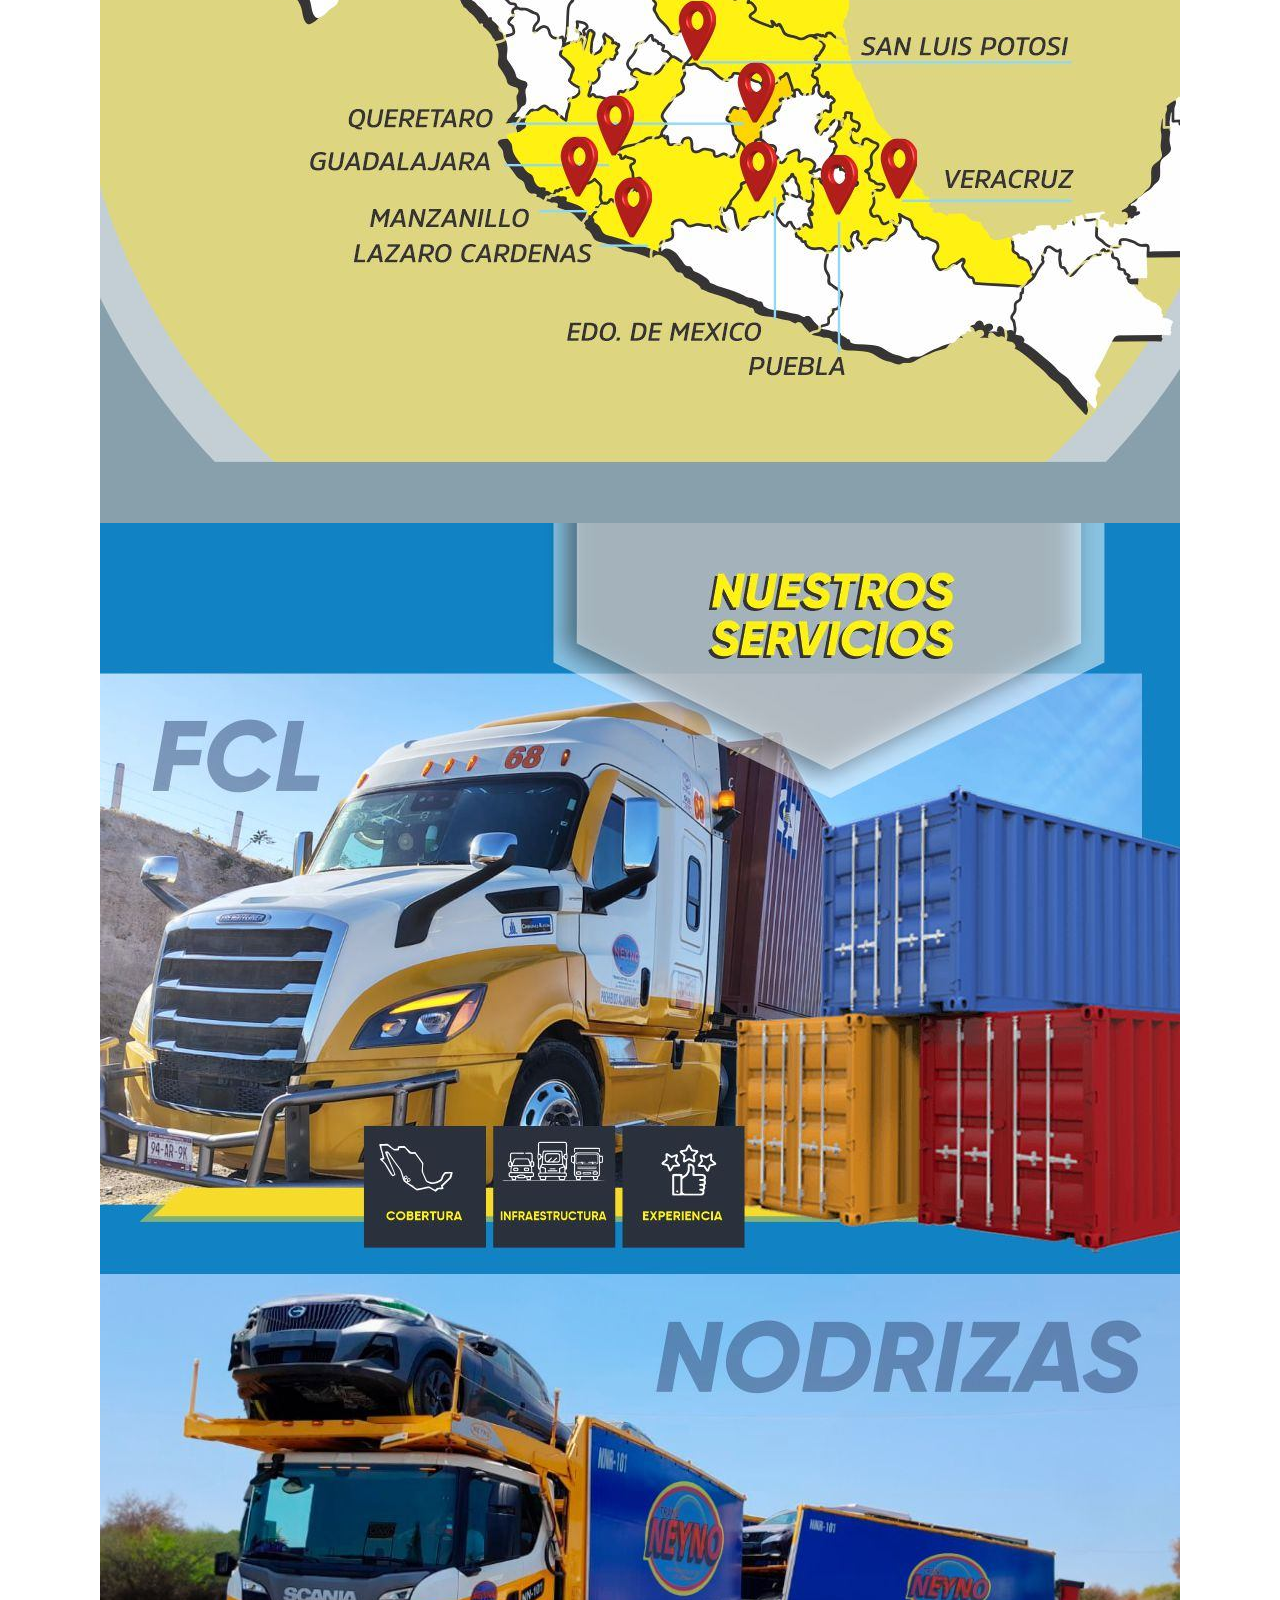
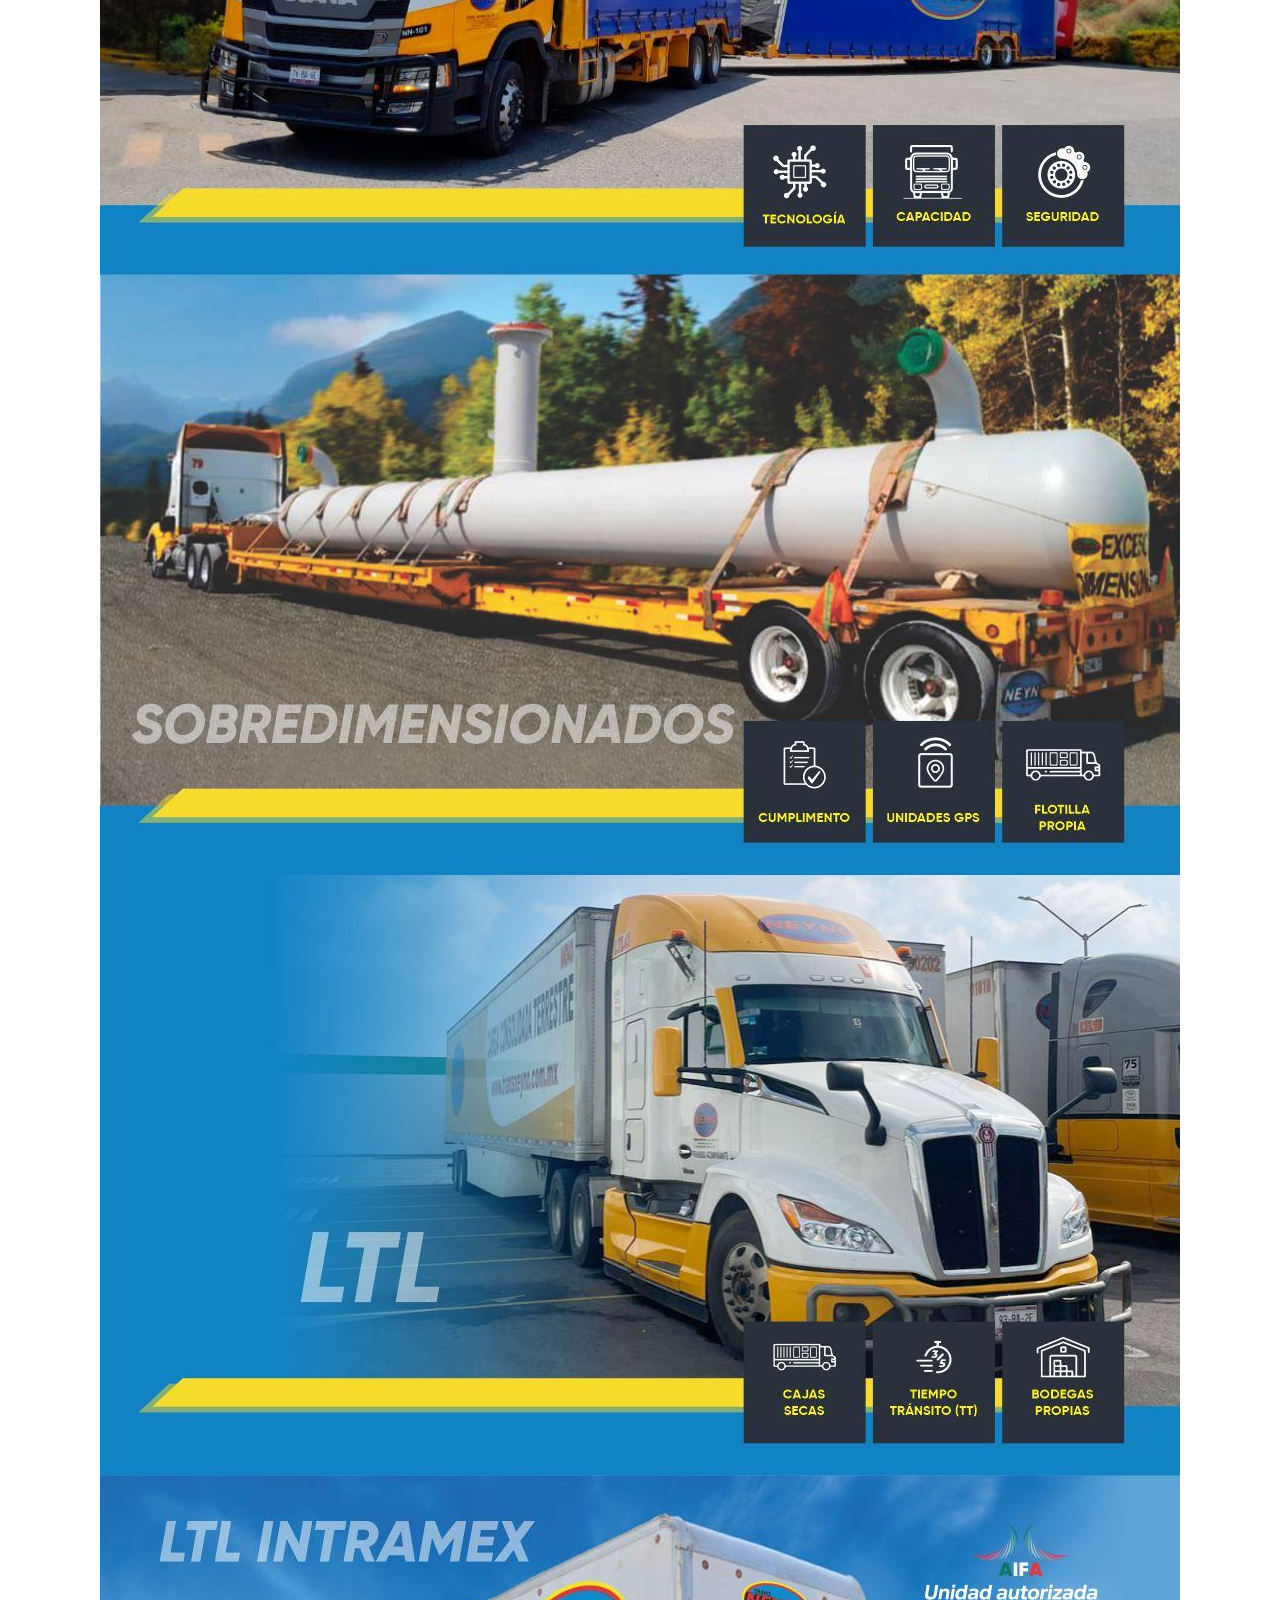
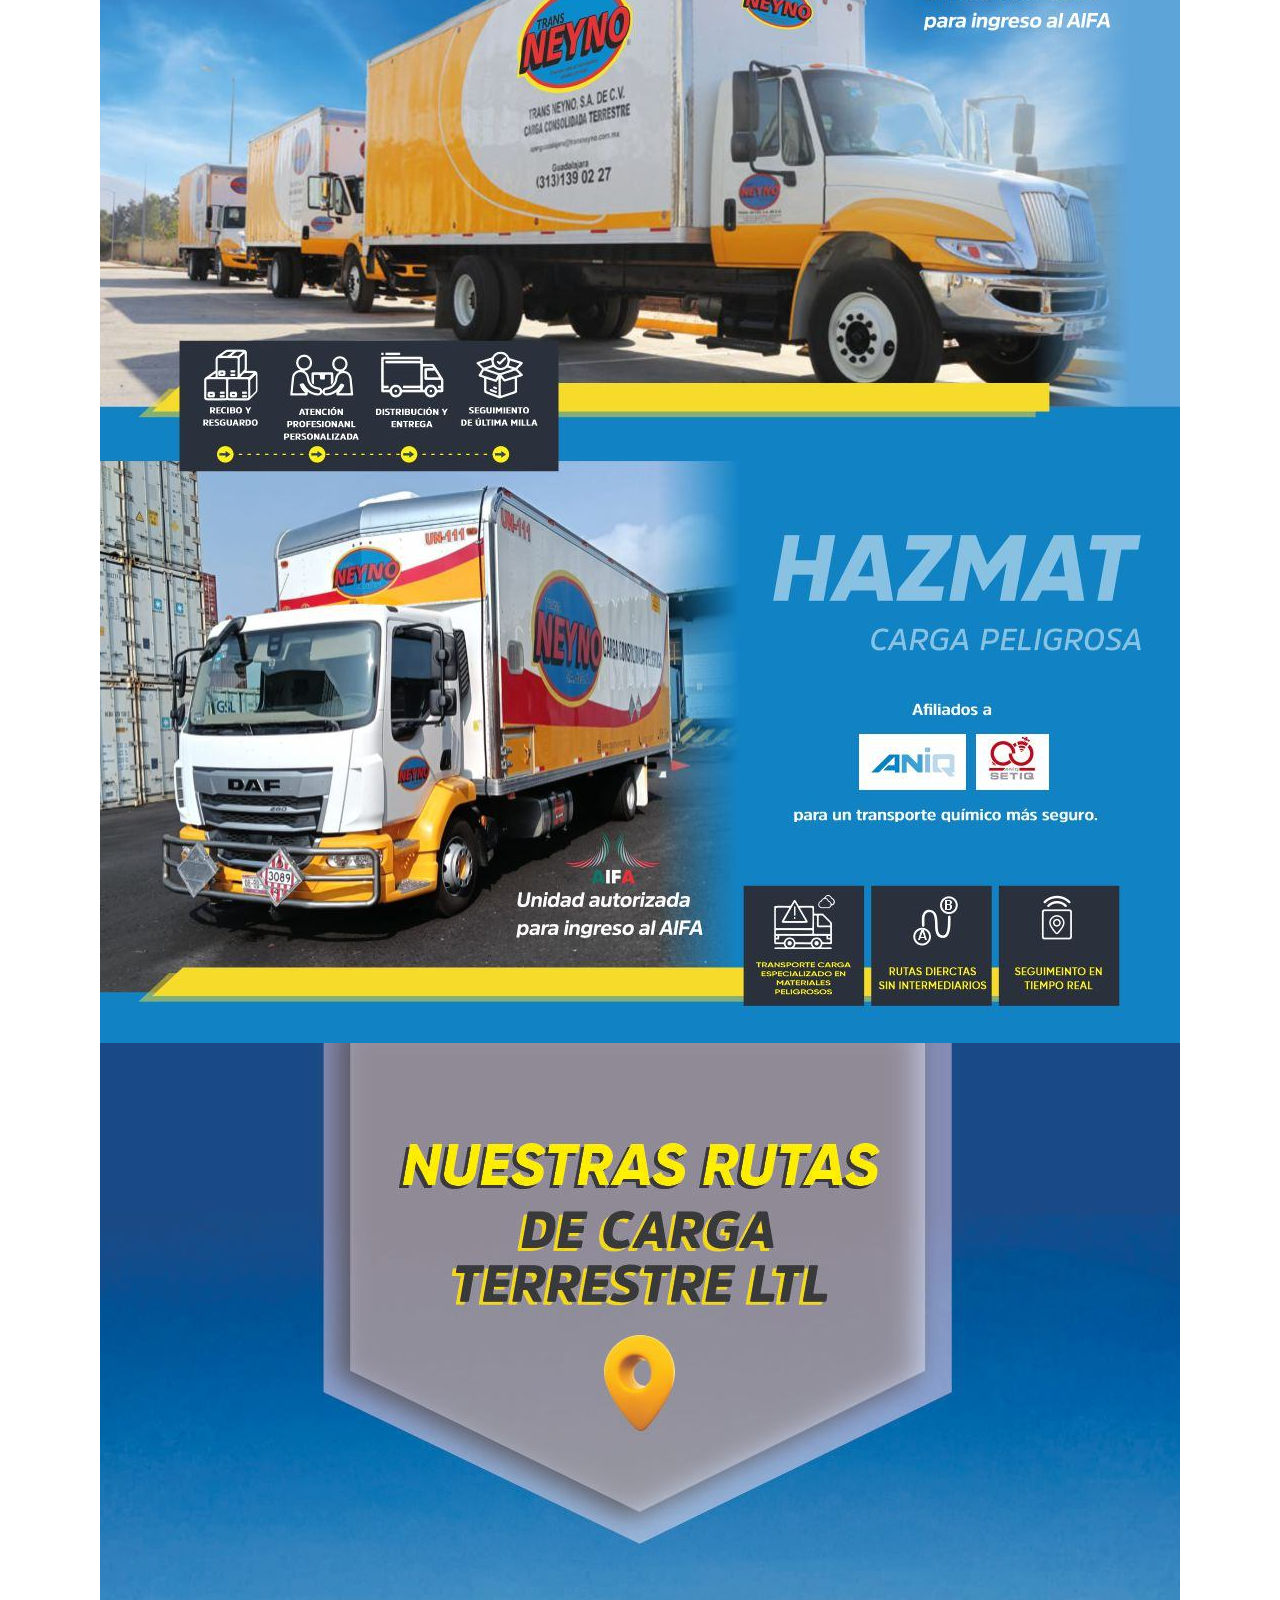
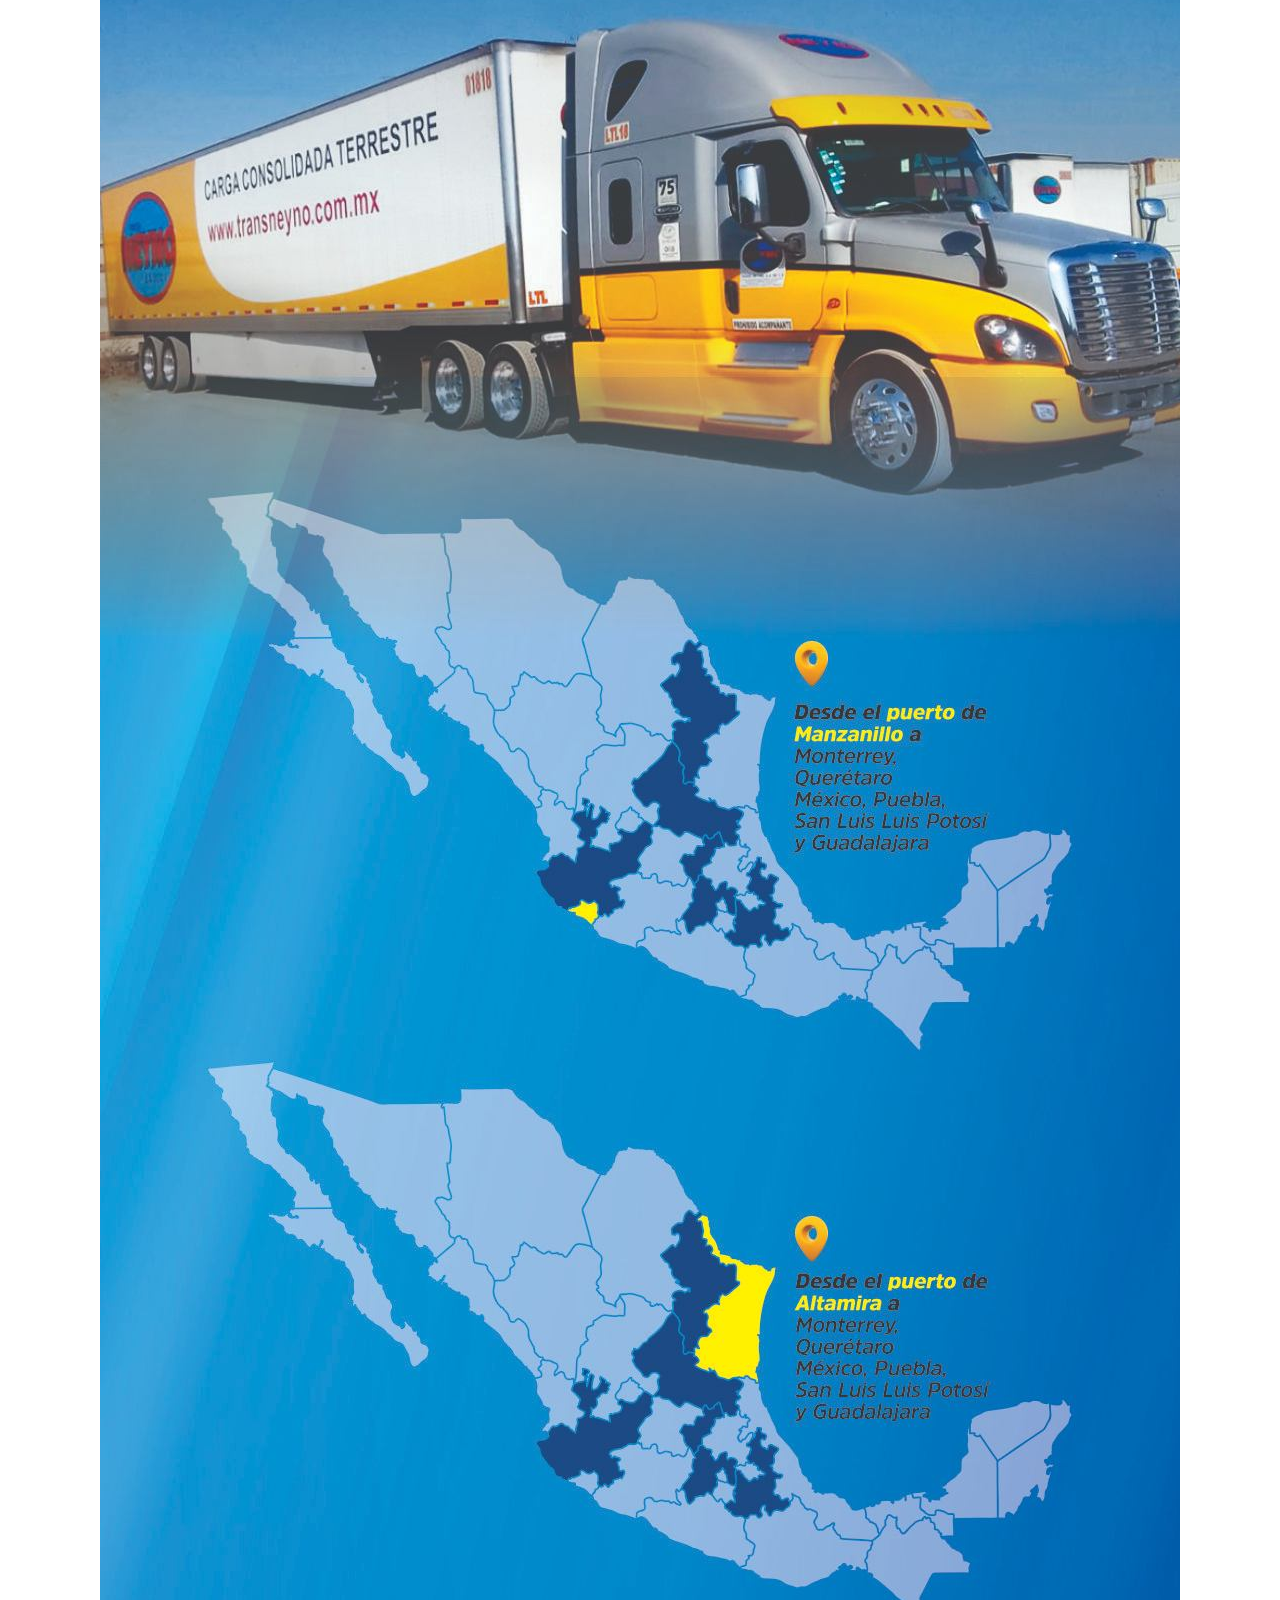
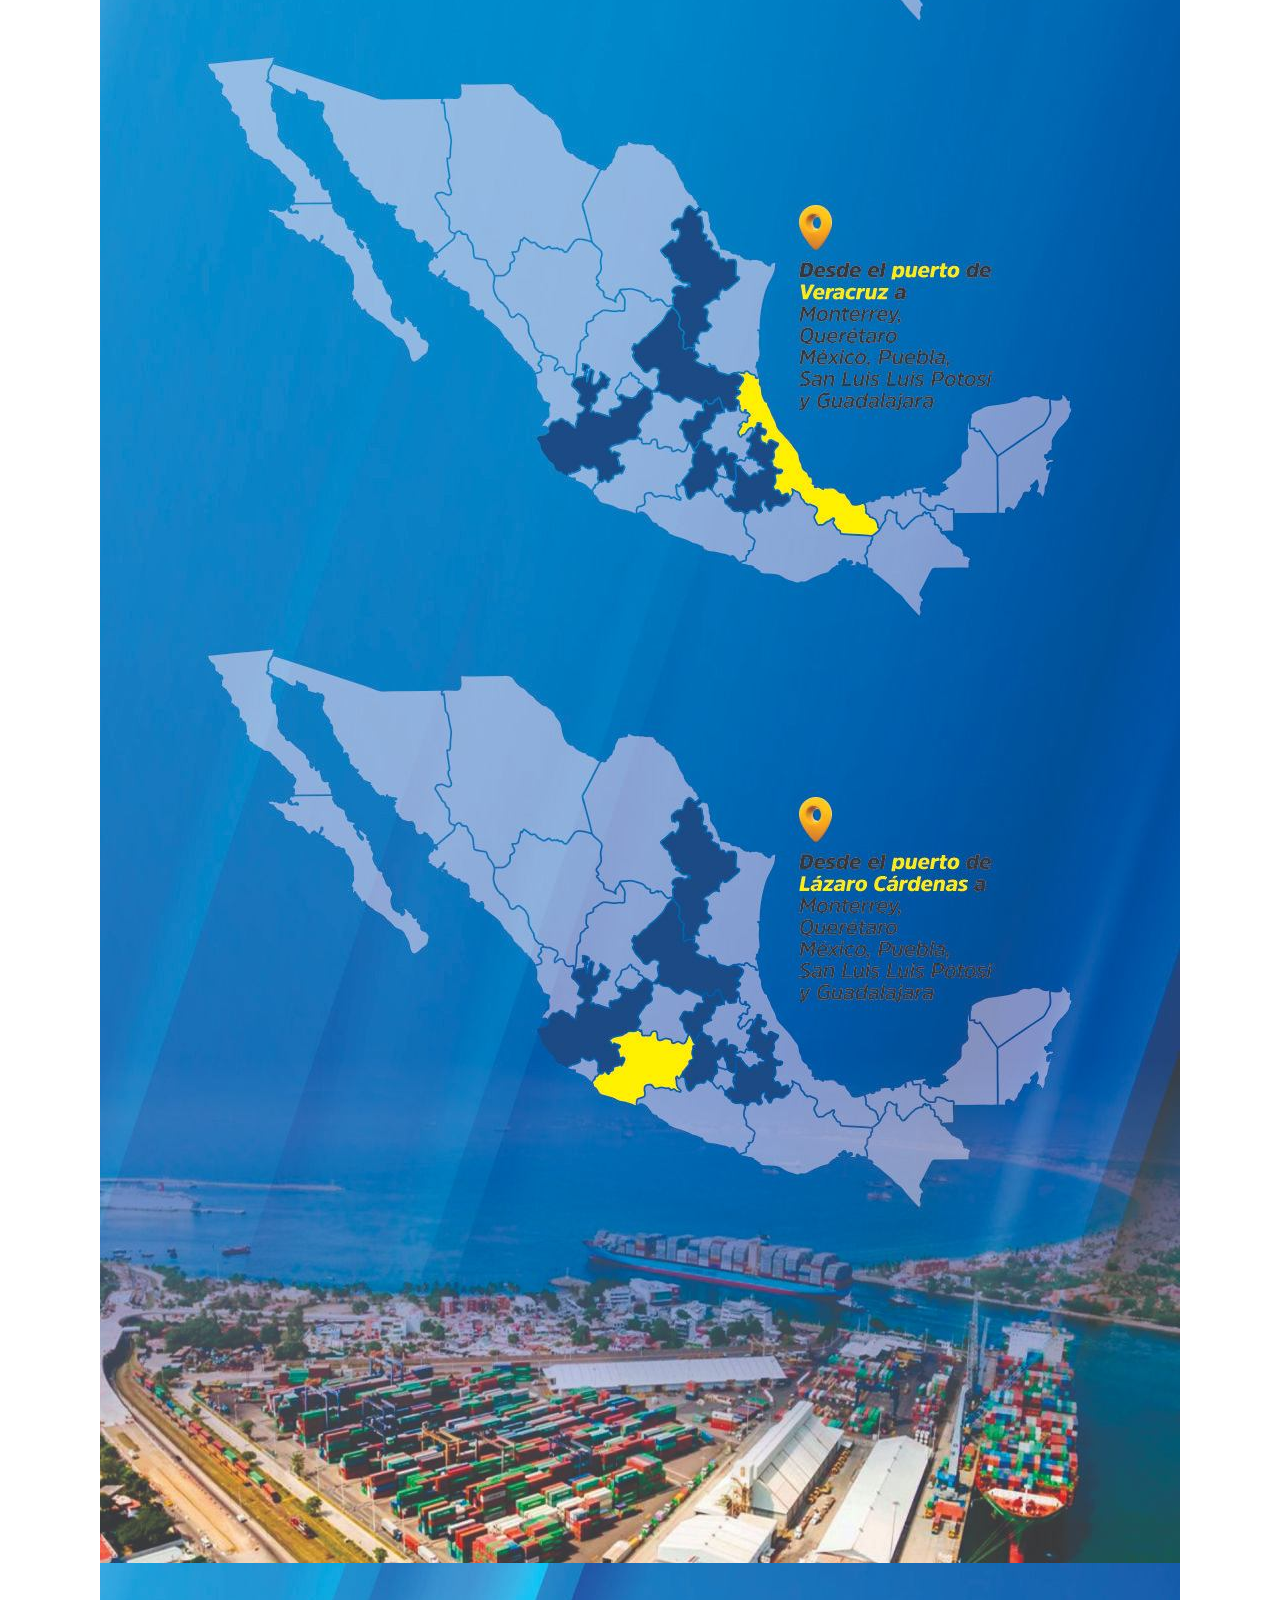
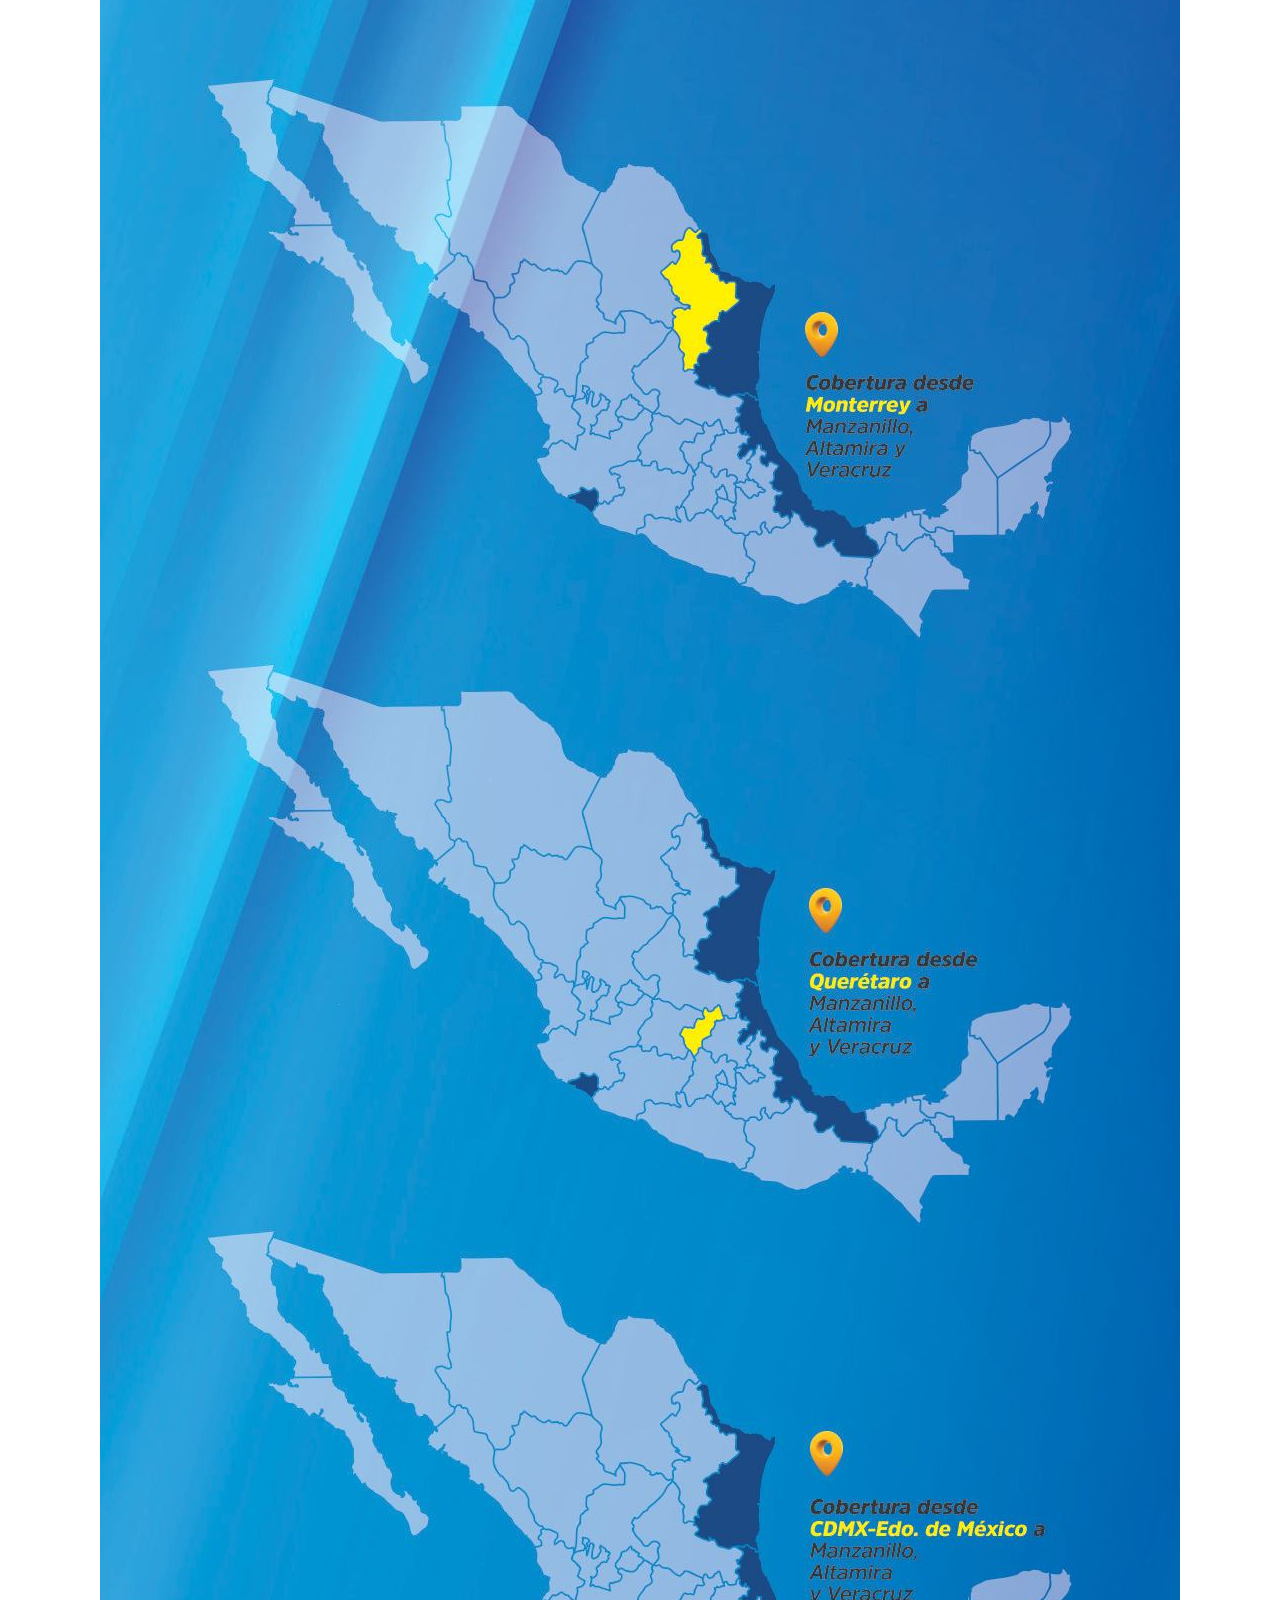
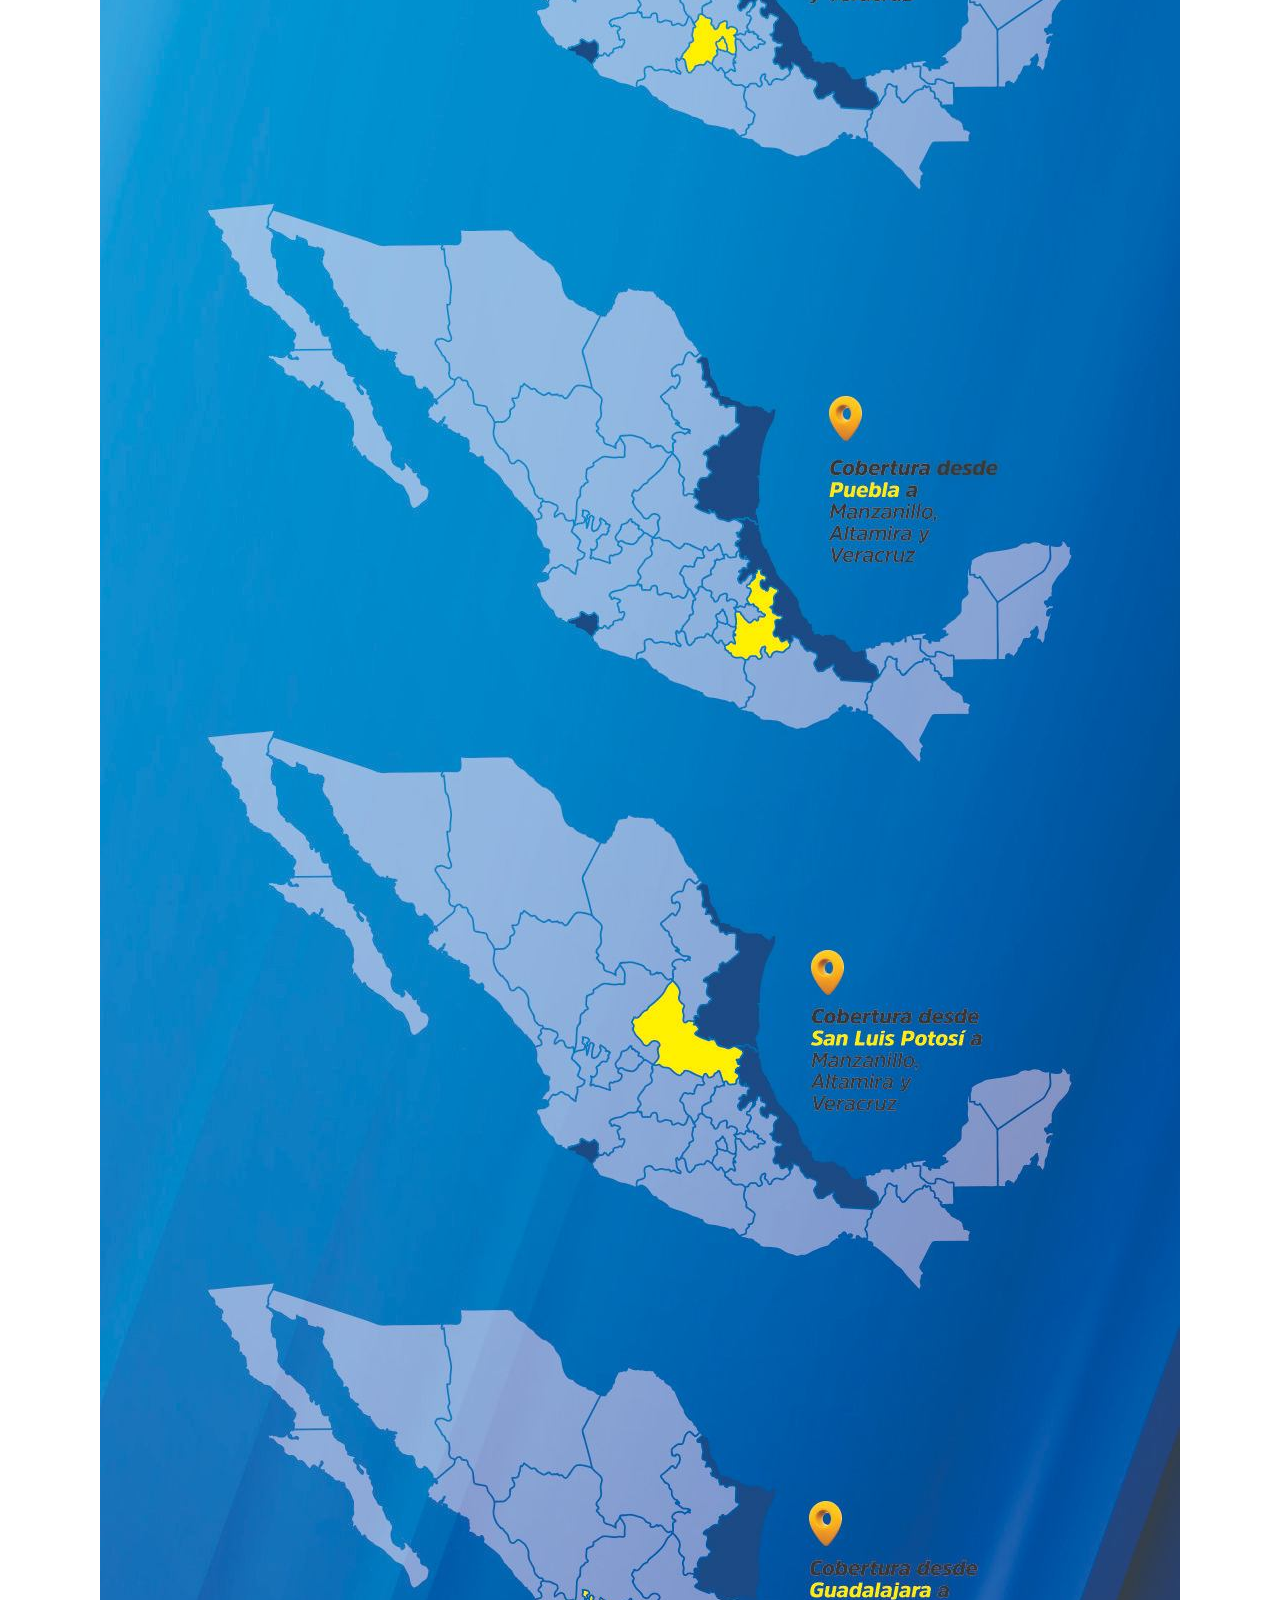
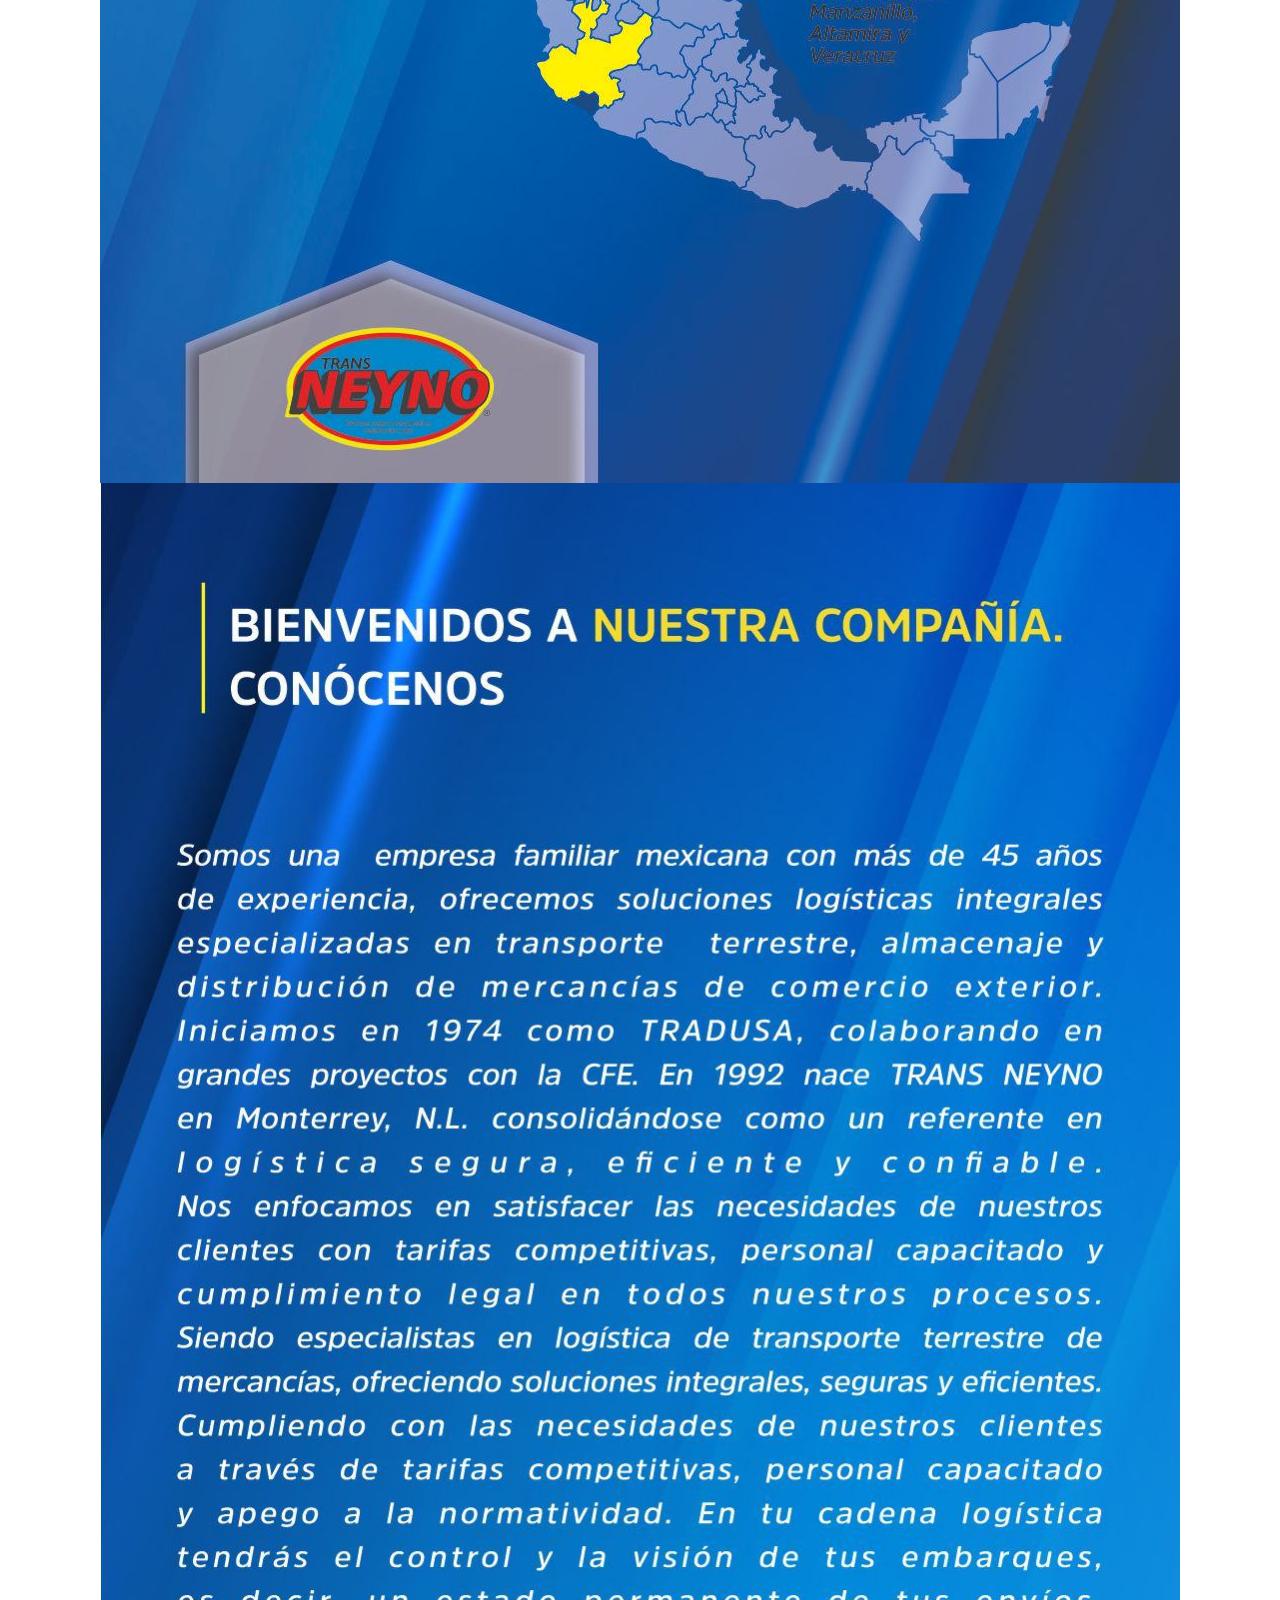
<file: transneyno/index.html>
<!DOCTYPE html>
<html>

<head>
    <meta charset="utf-8">
    <meta name="viewport" content="width=device-width, initial-scale=1.0, shrink-to-fit=no">
    <title>TRANSNEYNO</title>
    <link rel="icon" type="image/png" sizes="32x32" href="assets/img/menu_icons/logo_32.png">
    <link rel="icon" type="image/png" sizes="32x32" href="assets/img/menu_icons/logo_32.png" media="(prefers-color-scheme: dark)">
    <link rel="icon" type="image/png" sizes="256x256" href="assets/img/menu_icons/logo_256.png">
    <link rel="icon" type="image/png" sizes="256x256" href="assets/img/menu_icons/logo_256.png">
    <link rel="icon" type="image/png" sizes="512x512" href="assets/img/menu_icons/logo_512.png">
    <link rel="stylesheet" href="assets/bootstrap/css/bootstrap.min.css">
    <link rel="stylesheet" href="https://fonts.googleapis.com/css?family=Allan">
    <link rel="stylesheet" href="https://fonts.googleapis.com/css?family=Andika">
    <link rel="stylesheet" href="https://fonts.googleapis.com/css?family=Montserrat">
    <link rel="stylesheet" href="https://fonts.googleapis.com/css?family=Roboto">
    <link rel="stylesheet" href="assets/css/styles.min.css">
</head>

<body>
    <div>
        <div class="menu_item"><img class="img-fluid menu_image" src="assets/img/1v4.jpg"></div>
        <div class="menu_item"><img class="img-fluid menu_image" src="assets/img/2v4.jpg"></div>
        <div class="menu_item"><img class="img-fluid menu_image" src="assets/img/3v4.jpg"></div>
        <div class="menu_item"><img class="img-fluid menu_image" src="assets/img/4v4.jpg"></div>
        <div class="menu_item"><img class="img-fluid menu_image" src="assets/img/5v4.jpg"></div>
    </div>
    <script src="assets/js/jquery.min.js"></script>
    <script src="assets/bootstrap/js/bootstrap.min.js"></script>
</body>

</html>
</file>
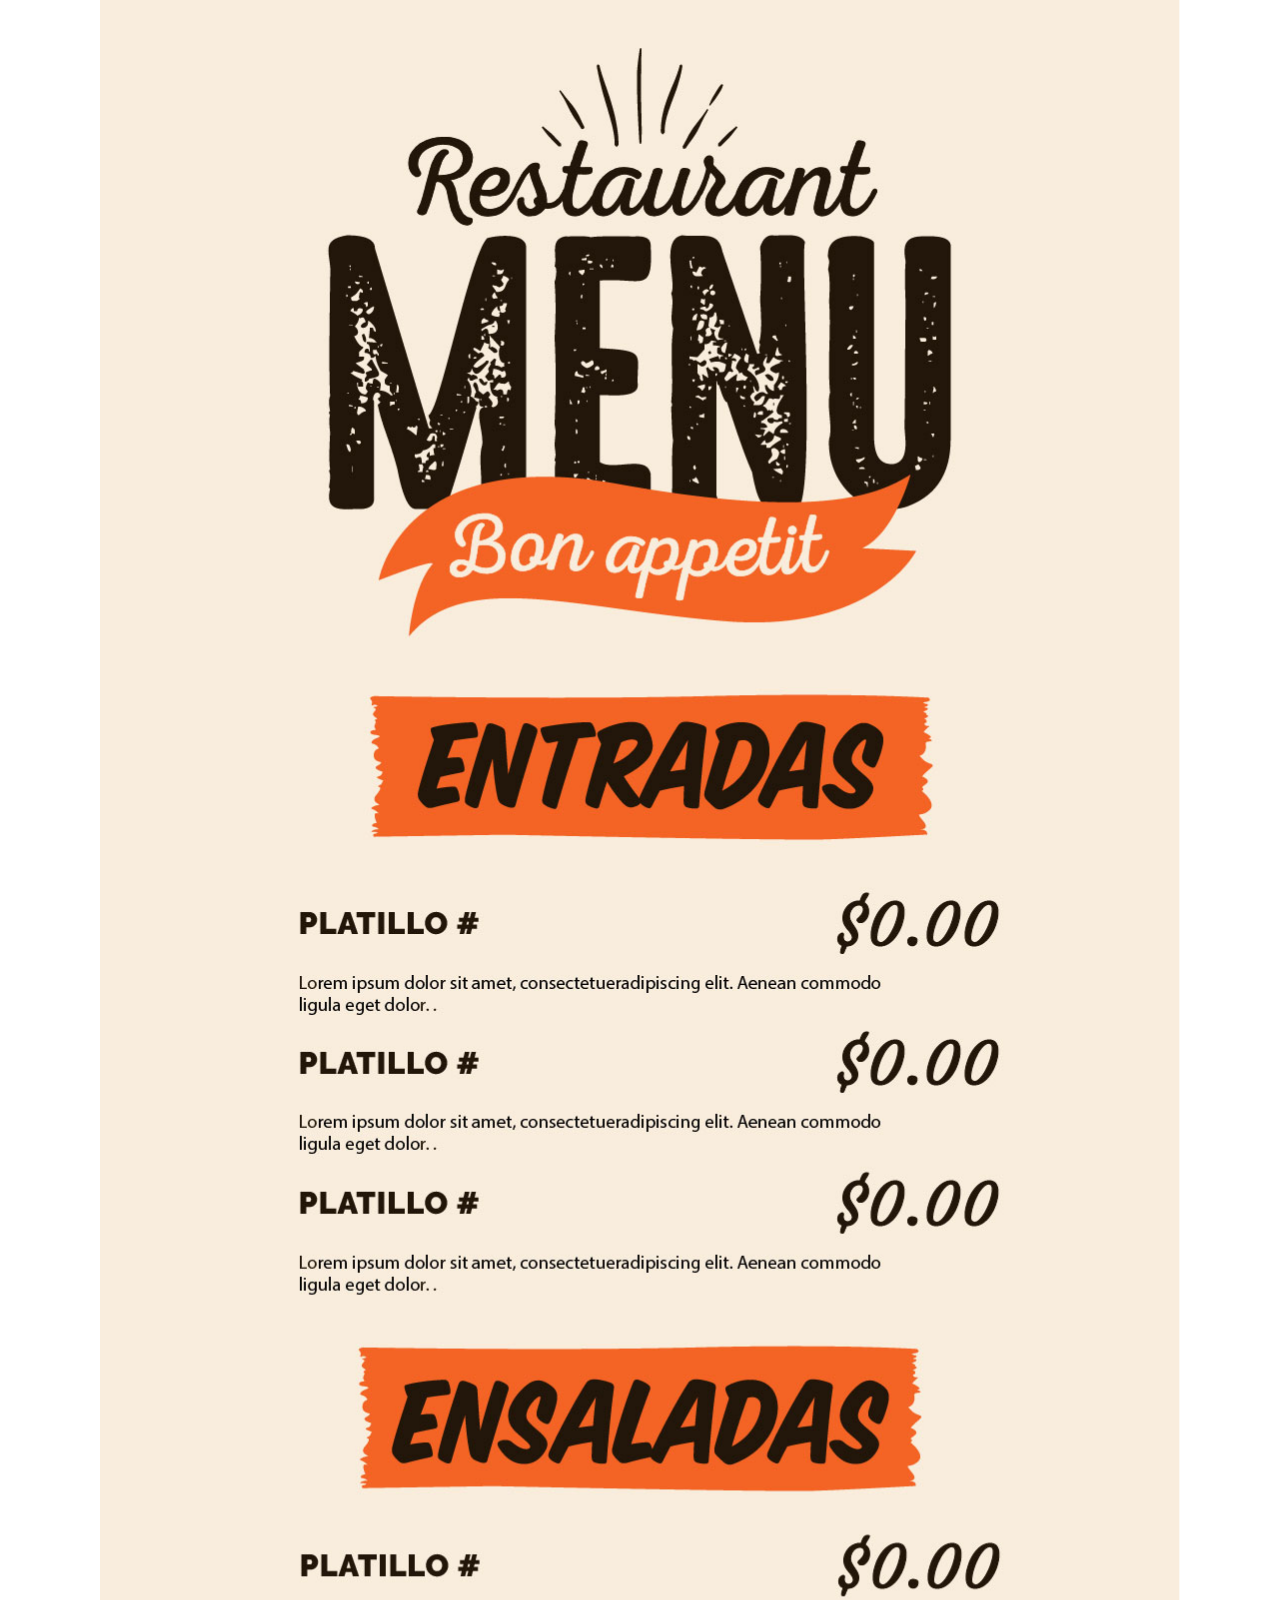
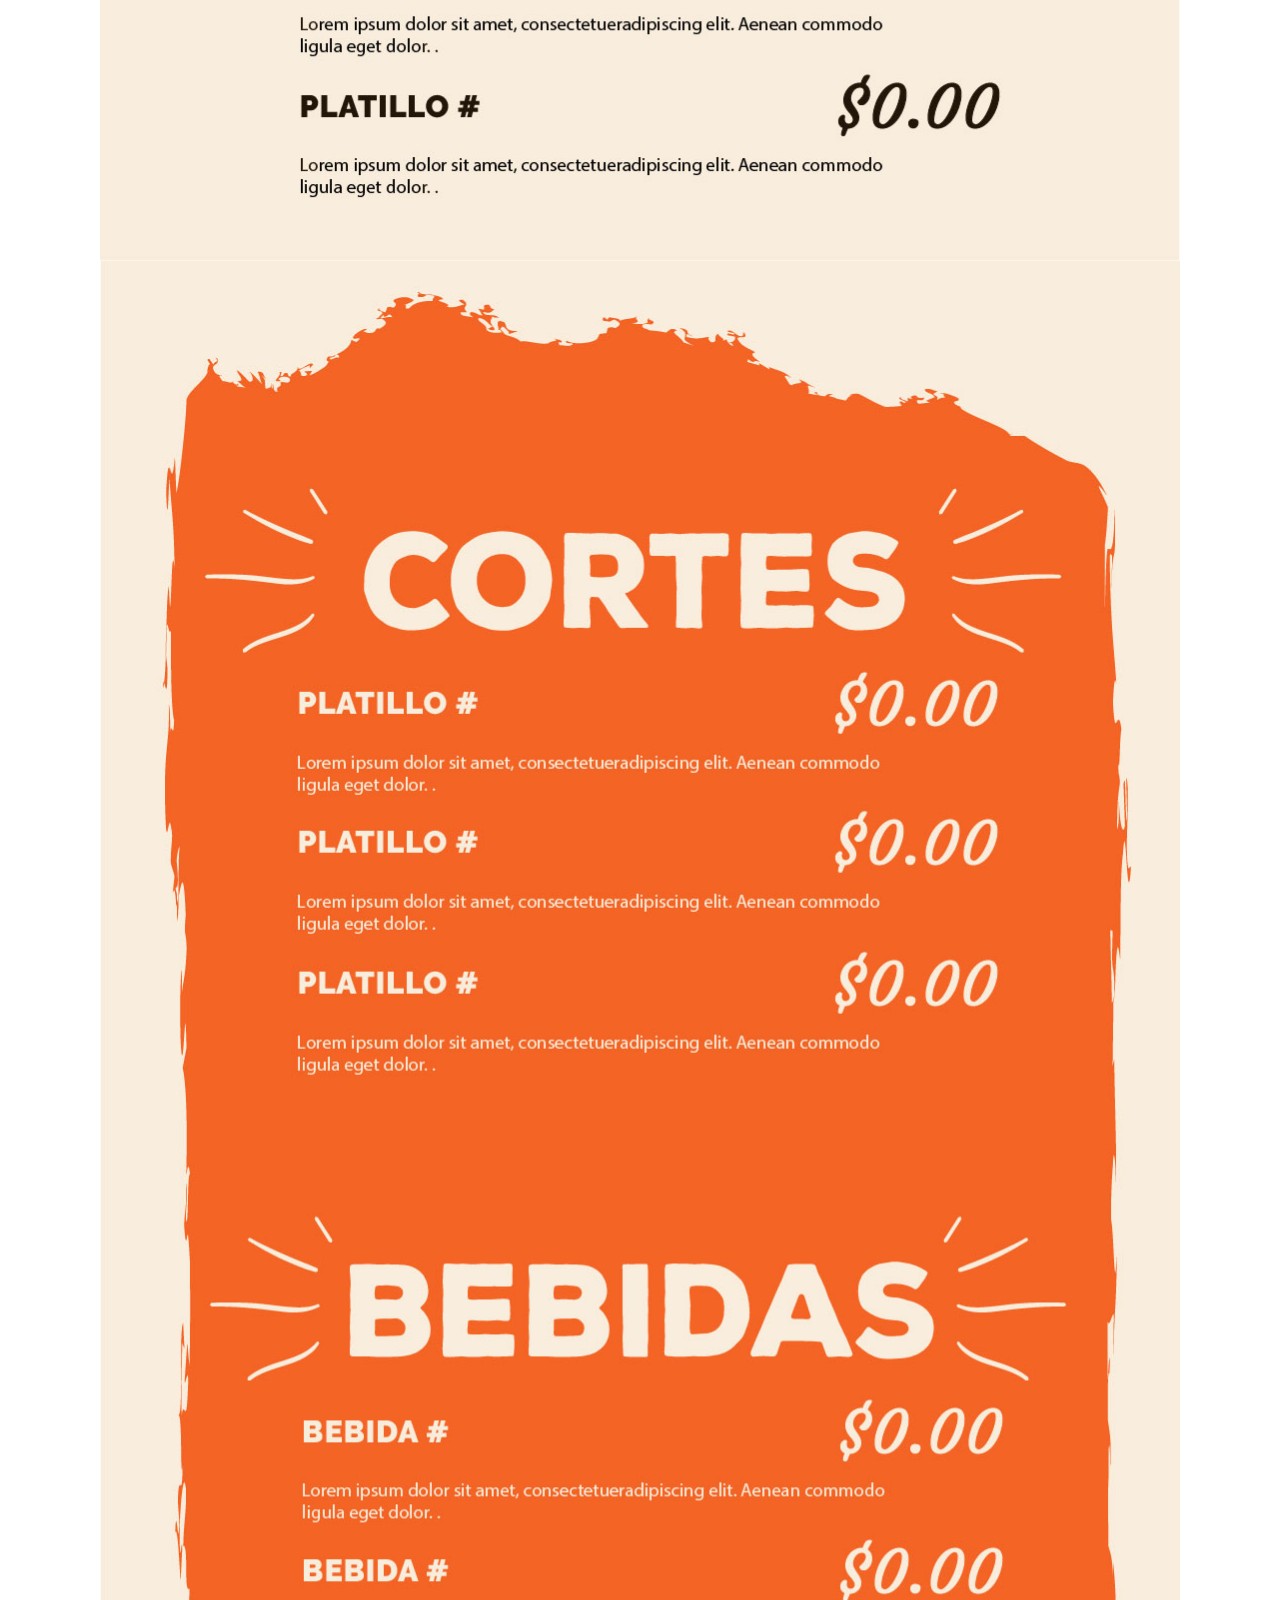
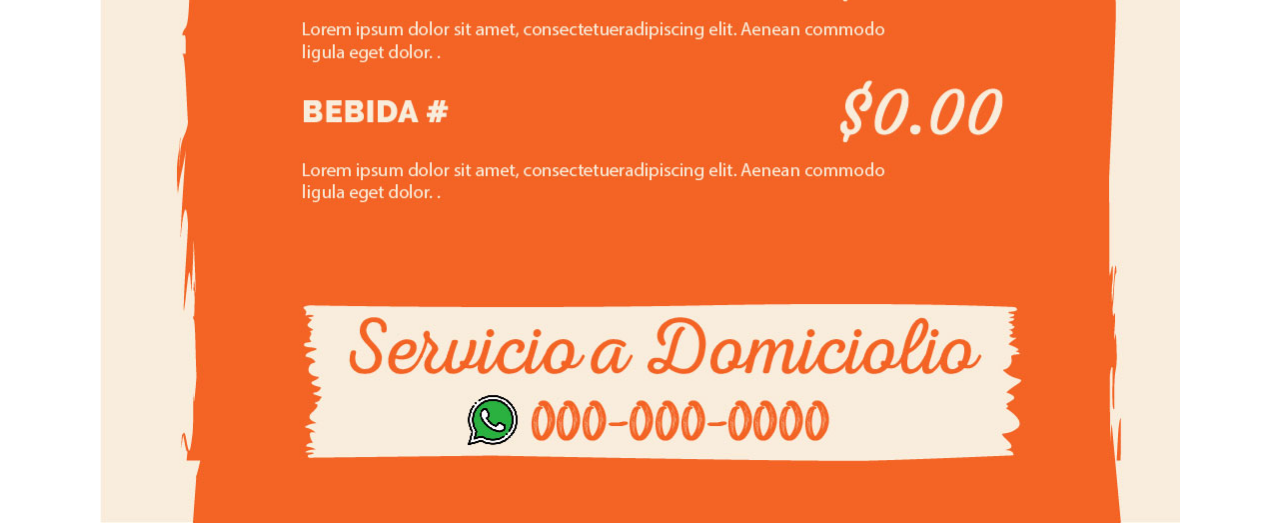
<file: templates/restaurante1/index.html>
<!DOCTYPE html>
<html>

<head>
    <meta charset="utf-8">
    <meta name="viewport" content="width=device-width, initial-scale=1.0, shrink-to-fit=no">
    <title>restaurante1</title>
    <link rel="icon" type="image/png" sizes="16x16" href="assets/img/menu_icons/icon_16.png">
    <link rel="icon" type="image/png" sizes="32x32" href="assets/img/menu_icons/icon_32.png">
    <link rel="icon" type="image/png" sizes="256x256" href="assets/img/menu_icons/icon_256.png">
    <link rel="icon" type="image/png" sizes="256x256" href="assets/img/menu_icons/icon_256.png">
    <link rel="icon" type="image/png" sizes="512x512" href="assets/img/menu_icons/icon_512.png">
    <link rel="stylesheet" href="https://cdnjs.cloudflare.com/ajax/libs/twitter-bootstrap/4.5.2/css/bootstrap.min.css">
    <link rel="stylesheet" href="https://fonts.googleapis.com/css?family=Roboto">
    <link rel="stylesheet" href="assets/css/styles.min.css">
</head>

<body>
    <div>
        <div class="menu_item"><img class="img-fluid menu_image" src="assets/img/1.jpg"></div>
        <div class="menu_item"><img class="img-fluid menu_image" src="assets/img/2.jpg"></div>
    </div>
    <script src="https://cdnjs.cloudflare.com/ajax/libs/jquery/3.5.1/jquery.min.js"></script>
    <script src="https://cdnjs.cloudflare.com/ajax/libs/twitter-bootstrap/4.5.2/js/bootstrap.bundle.min.js"></script>
</body>

</html>
</file>
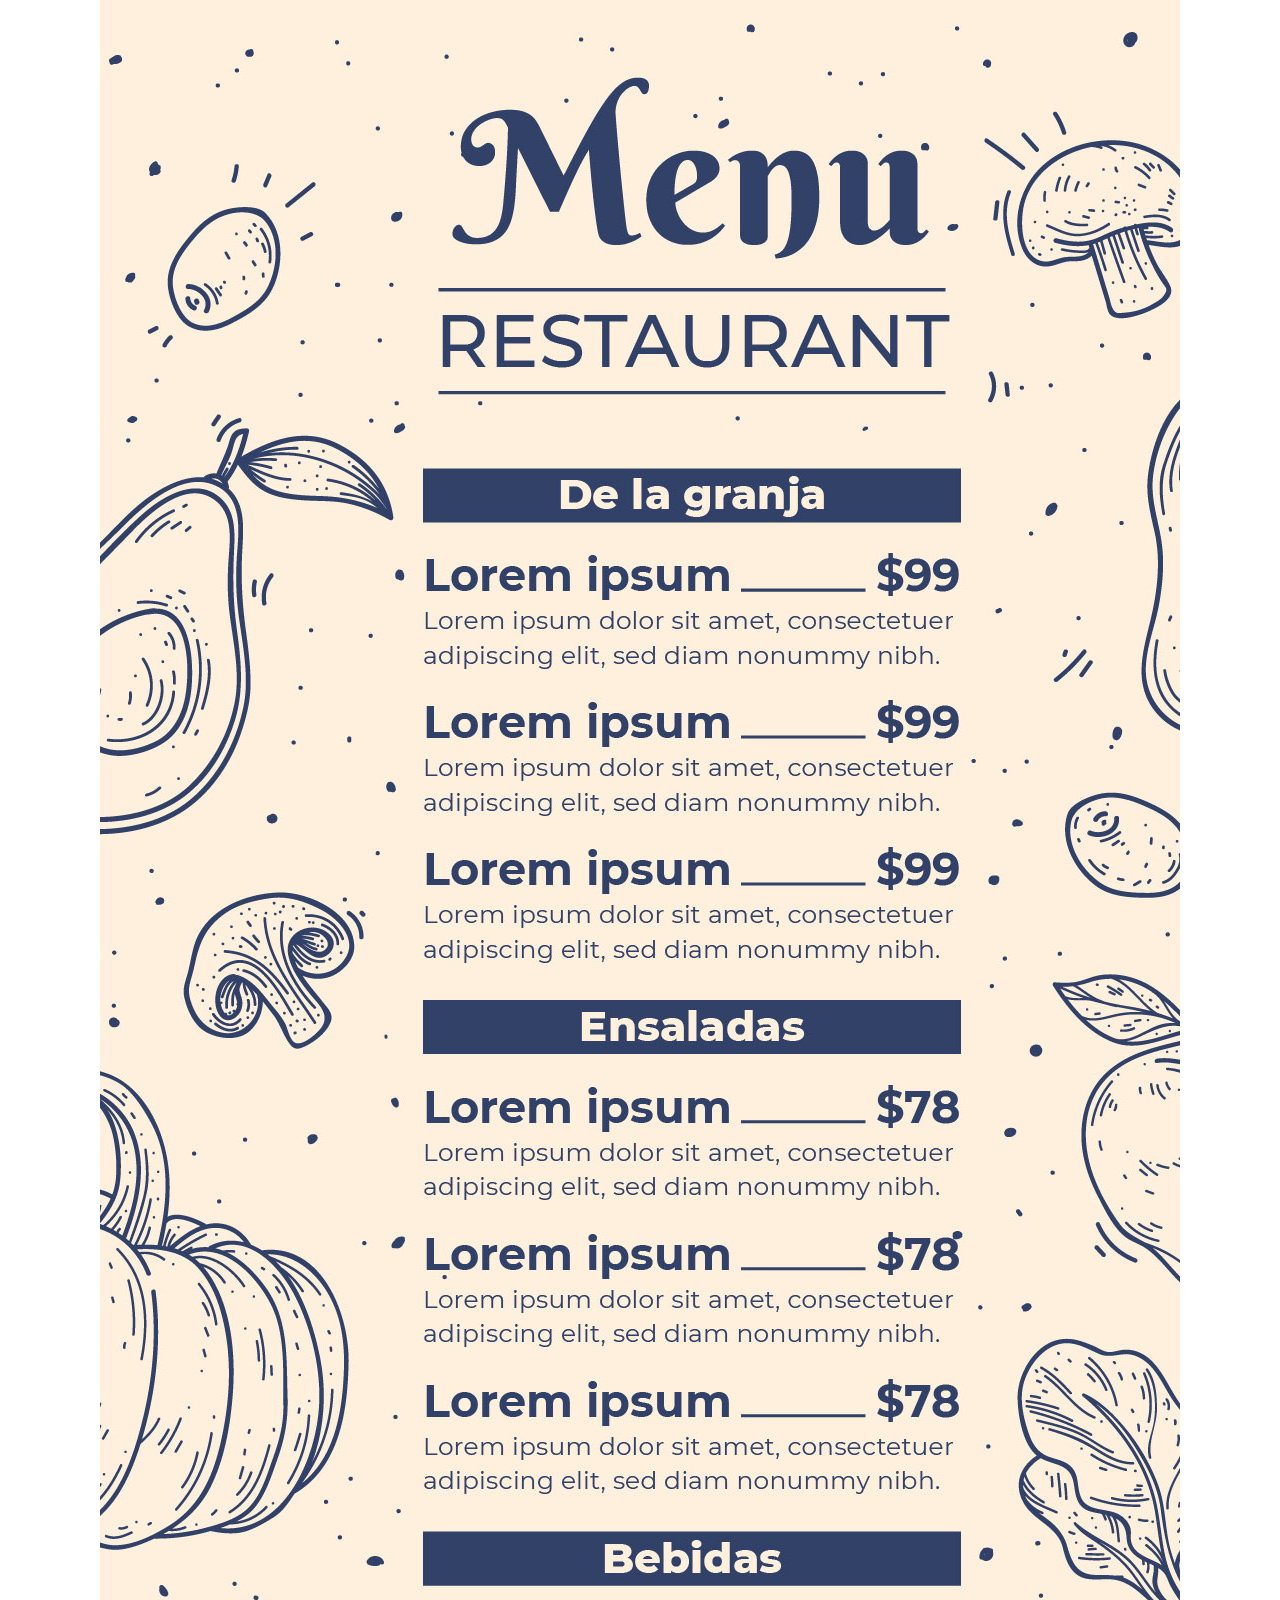
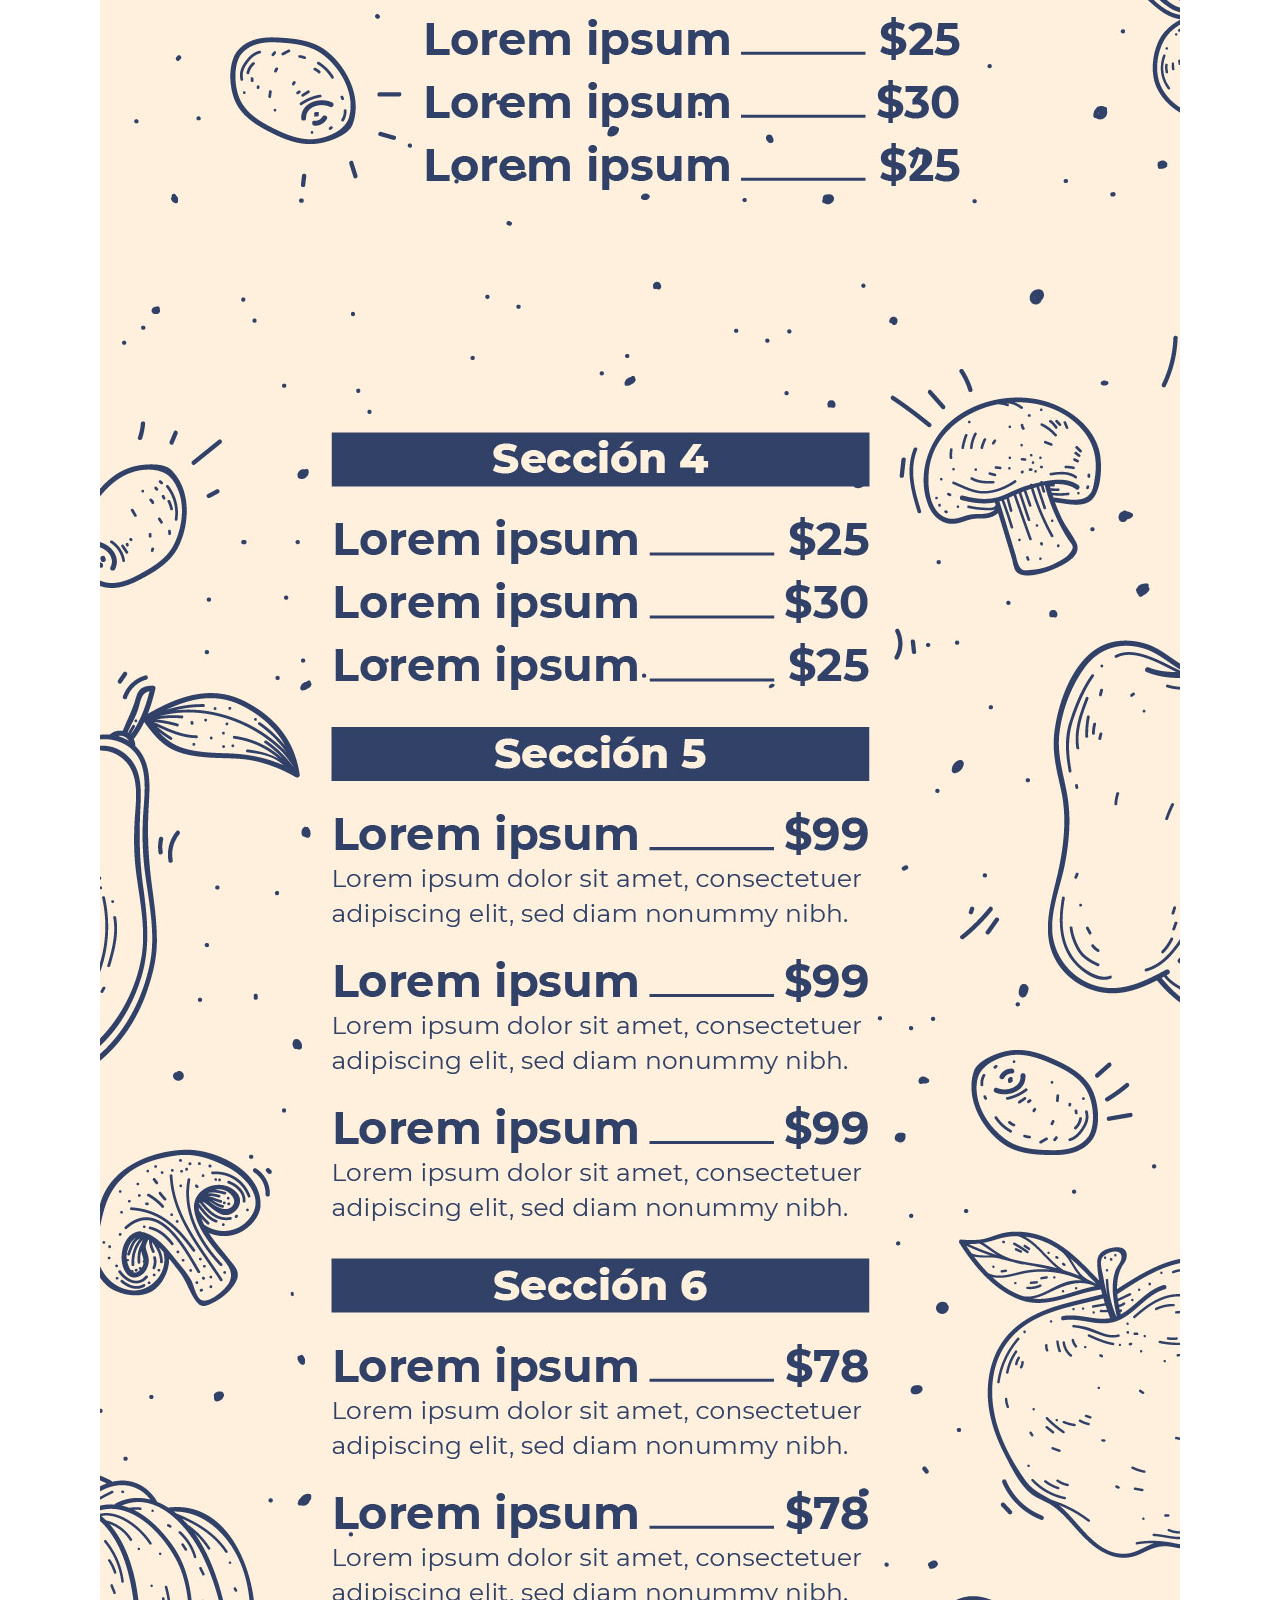
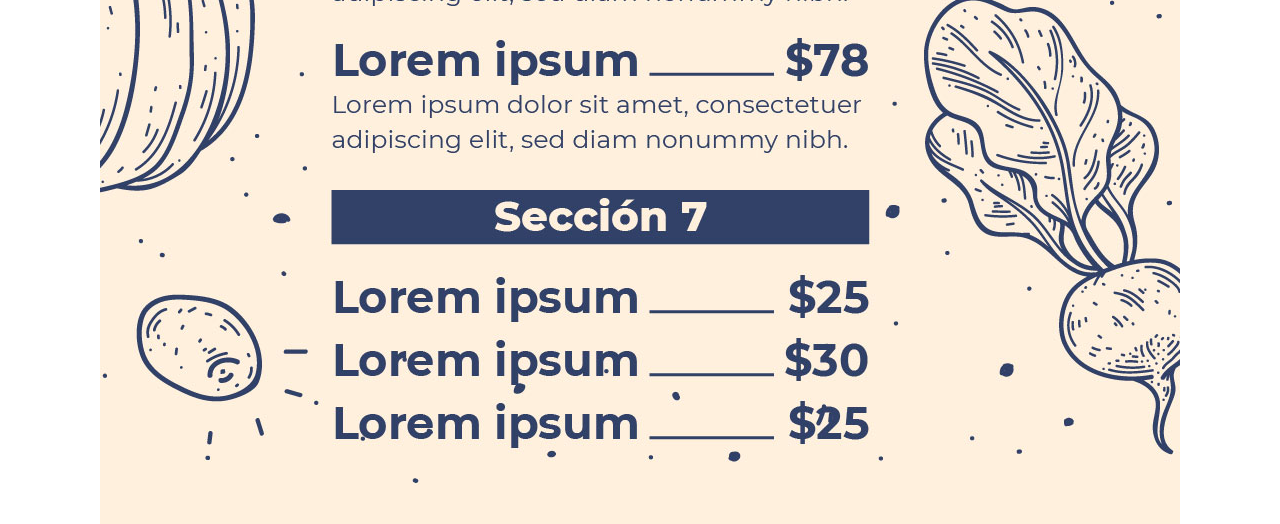
<file: templates/restaurante2/index.html>
<!DOCTYPE html>
<html>

<head>
    <meta charset="utf-8">
    <meta name="viewport" content="width=device-width, initial-scale=1.0, shrink-to-fit=no">
    <title>restaurante2</title>
    <link rel="icon" type="image/png" sizes="16x16" href="assets/img/menu_icons/icon_16.png">
    <link rel="icon" type="image/png" sizes="32x32" href="assets/img/menu_icons/icon_32.png">
    <link rel="icon" type="image/png" sizes="256x256" href="assets/img/menu_icons/icon_256.png">
    <link rel="icon" type="image/png" sizes="256x256" href="assets/img/menu_icons/icon_256.png">
    <link rel="icon" type="image/png" sizes="512x512" href="assets/img/menu_icons/icon_512.png">
    <link rel="stylesheet" href="https://cdnjs.cloudflare.com/ajax/libs/twitter-bootstrap/4.5.2/css/bootstrap.min.css">
    <link rel="stylesheet" href="https://fonts.googleapis.com/css?family=Roboto">
    <link rel="stylesheet" href="assets/css/styles.min.css">
</head>

<body>
    <div>
        <div class="menu_item"><img class="img-fluid menu_image" src="assets/img/1.jpg"></div>
        <div class="menu_item"><img class="img-fluid menu_image" src="assets/img/2.jpg"></div>
    </div>
    <script src="https://cdnjs.cloudflare.com/ajax/libs/jquery/3.5.1/jquery.min.js"></script>
    <script src="https://cdnjs.cloudflare.com/ajax/libs/twitter-bootstrap/4.5.2/js/bootstrap.bundle.min.js"></script>
</body>

</html>
</file>
<file: apicar/assets/css/styles.min.css>
.menu_item{position:relative;max-width:1080px;margin:auto}.img-fluid.menu_image{width:100%}.menu_button{color:#fff;border-radius:15px;font-family:Roboto,sans-serif;font-weight:800;padding:12px 24px;letter-spacing:2px;font-size:45px}.menu_button:hover{color:#fff}.contact_icon{font-size:1em;color:#fff;margin-right:1rem}.menu_footer{background:#523b29;color:#f5f4f2;padding-top:25px;padding-bottom:25px}.menu_footer_text{text-align:center;font-family:Montserrat,sans-serif}
</file>
<file: lluevecafe/assets/css/styles.min.css>
.menu_item{position:relative;max-width:1080px;margin:0 auto}.img-fluid.menu_image{width:100%}.menu_button{color:#fff;border-radius:15px;font-family:Roboto,sans-serif;font-weight:800;padding:12px 24px;letter-spacing:2px;font-size:45px}.menu_button:hover{color:#fff}.contact_icon{font-size:1em;color:#fff;margin-right:1rem}
</file>
<file: pibilhouse/assets/css/styles.min.css>
.menu_item{position:relative;max-width:1080px;margin:auto}.img-fluid.menu_image{width:100%}.menu_button{color:#fff;border-radius:15px;font-family:Roboto,sans-serif;font-weight:800;padding:12px 24px;letter-spacing:2px;font-size:45px}.menu_button:hover{color:#fff}.contact_icon{font-size:1em;color:#fff;margin-right:1rem}.menu_footer{background:#4c453f;color:#dbc5b3;padding-top:8px;padding-bottom:3px}.menu_footer_text{text-align:center;font-family:Montserrat,sans-serif}
</file>
<file: pizzasdelbor/assets/css/styles.min.css>
.menu_item{position:relative;max-width:1080px;margin:auto}.img-fluid.menu_image{width:100%}.menu_button{color:#fff;border-radius:15px;font-family:Roboto,sans-serif;font-weight:800;padding:12px 24px;letter-spacing:2px;font-size:45px}.menu_button:hover{color:#fff}.contact_icon{font-size:1em;color:#fff;margin-right:1rem}.menu_footer{background:#1f2d52;color:#fff0dd;padding-top:8px;padding-bottom:3px}.menu_footer_text{text-align:center;font-family:Montserrat,sans-serif}
</file>
<file: tadeordz/assets/css/styles.min.css>
@font-face{font-family:'Kaushan Script';src:url(../../assets/fonts/vm8vdRfvXFLG3OLnsO15WYS5DG72wNJHMw.woff2) format('woff2');font-weight:400;font-style:normal;font-display:swap;unicode-range:U+0100-02AF,U+0304,U+0308,U+0329,U+1E00-1E9F,U+1EF2-1EFF,U+2020,U+20A0-20AB,U+20AD-20CF,U+2113,U+2C60-2C7F,U+A720-A7FF}@font-face{font-family:'Kaushan Script';src:url(../../assets/fonts/vm8vdRfvXFLG3OLnsO15WYS5DG74wNI.woff2) format('woff2');font-weight:400;font-style:normal;font-display:swap;unicode-range:U+0000-00FF,U+0131,U+0152-0153,U+02BB-02BC,U+02C6,U+02DA,U+02DC,U+0304,U+0308,U+0329,U+2000-206F,U+2074,U+20AC,U+2122,U+2191,U+2193,U+2212,U+2215,U+FEFF,U+FFFD}@font-face{font-family:Montserrat;src:url(../../assets/fonts/JTUSjIg1_i6t8kCHKm459WRhyzbi.woff2) format('woff2');font-weight:400;font-style:normal;font-display:swap;unicode-range:U+0460-052F,U+1C80-1C88,U+20B4,U+2DE0-2DFF,U+A640-A69F,U+FE2E-FE2F}@font-face{font-family:Montserrat;src:url(../../assets/fonts/JTUSjIg1_i6t8kCHKm459W1hyzbi.woff2) format('woff2');font-weight:400;font-style:normal;font-display:swap;unicode-range:U+0301,U+0400-045F,U+0490-0491,U+04B0-04B1,U+2116}@font-face{font-family:Montserrat;src:url(../../assets/fonts/JTUSjIg1_i6t8kCHKm459WZhyzbi.woff2) format('woff2');font-weight:400;font-style:normal;font-display:swap;unicode-range:U+0102-0103,U+0110-0111,U+0128-0129,U+0168-0169,U+01A0-01A1,U+01AF-01B0,U+0300-0301,U+0303-0304,U+0308-0309,U+0323,U+0329,U+1EA0-1EF9,U+20AB}@font-face{font-family:Montserrat;src:url(../../assets/fonts/JTUSjIg1_i6t8kCHKm459Wdhyzbi.woff2) format('woff2');font-weight:400;font-style:normal;font-display:swap;unicode-range:U+0100-02AF,U+0304,U+0308,U+0329,U+1E00-1E9F,U+1EF2-1EFF,U+2020,U+20A0-20AB,U+20AD-20CF,U+2113,U+2C60-2C7F,U+A720-A7FF}@font-face{font-family:Montserrat;src:url(../../assets/fonts/JTUSjIg1_i6t8kCHKm459Wlhyw.woff2) format('woff2');font-weight:400;font-style:normal;font-display:swap;unicode-range:U+0000-00FF,U+0131,U+0152-0153,U+02BB-02BC,U+02C6,U+02DA,U+02DC,U+0304,U+0308,U+0329,U+2000-206F,U+2074,U+20AC,U+2122,U+2191,U+2193,U+2212,U+2215,U+FEFF,U+FFFD}@font-face{font-family:Montserrat;src:url(../../assets/fonts/JTUSjIg1_i6t8kCHKm459WRhyzbi.woff2) format('woff2');font-weight:700;font-style:normal;font-display:swap;unicode-range:U+0460-052F,U+1C80-1C88,U+20B4,U+2DE0-2DFF,U+A640-A69F,U+FE2E-FE2F}@font-face{font-family:Montserrat;src:url(../../assets/fonts/JTUSjIg1_i6t8kCHKm459W1hyzbi.woff2) format('woff2');font-weight:700;font-style:normal;font-display:swap;unicode-range:U+0301,U+0400-045F,U+0490-0491,U+04B0-04B1,U+2116}@font-face{font-family:Montserrat;src:url(../../assets/fonts/JTUSjIg1_i6t8kCHKm459WZhyzbi.woff2) format('woff2');font-weight:700;font-style:normal;font-display:swap;unicode-range:U+0102-0103,U+0110-0111,U+0128-0129,U+0168-0169,U+01A0-01A1,U+01AF-01B0,U+0300-0301,U+0303-0304,U+0308-0309,U+0323,U+0329,U+1EA0-1EF9,U+20AB}@font-face{font-family:Montserrat;src:url(../../assets/fonts/JTUSjIg1_i6t8kCHKm459Wdhyzbi.woff2) format('woff2');font-weight:700;font-style:normal;font-display:swap;unicode-range:U+0100-02AF,U+0304,U+0308,U+0329,U+1E00-1E9F,U+1EF2-1EFF,U+2020,U+20A0-20AB,U+20AD-20CF,U+2113,U+2C60-2C7F,U+A720-A7FF}@font-face{font-family:Montserrat;src:url(../../assets/fonts/JTUSjIg1_i6t8kCHKm459Wlhyw.woff2) format('woff2');font-weight:700;font-style:normal;font-display:swap;unicode-range:U+0000-00FF,U+0131,U+0152-0153,U+02BB-02BC,U+02C6,U+02DA,U+02DC,U+0304,U+0308,U+0329,U+2000-206F,U+2074,U+20AC,U+2122,U+2191,U+2193,U+2212,U+2215,U+FEFF,U+FFFD}:root,[data-bs-theme=light]{--bs-primary:#0f38a2;--bs-primary-rgb:15,56,162;--bs-primary-text-emphasis:#061641;--bs-primary-bg-subtle:#CFD7EC;--bs-primary-border-subtle:#9FAFDA;--bs-link-color:#0f38a2;--bs-link-color-rgb:15,56,162;--bs-link-hover-color:#0f38a2;--bs-link-hover-color-rgb:15,56,162}.btn-primary{--bs-btn-color:#fff;--bs-btn-bg:#0f38a2;--bs-btn-border-color:#0f38a2;--bs-btn-hover-color:#fff;--bs-btn-hover-bg:#0D308A;--bs-btn-hover-border-color:#0C2D82;--bs-btn-focus-shadow-rgb:219,225,241;--bs-btn-active-color:#fff;--bs-btn-active-bg:#0C2D82;--bs-btn-active-border-color:#0B2A7A;--bs-btn-disabled-color:#fff;--bs-btn-disabled-bg:#0f38a2;--bs-btn-disabled-border-color:#0f38a2;color:#fff;background-color:#1c3985;border-color:#1c3985}.btn-outline-primary{--bs-btn-color:#0f38a2;--bs-btn-border-color:#0f38a2;--bs-btn-focus-shadow-rgb:15,56,162;--bs-btn-hover-color:#fff;--bs-btn-hover-bg:#0f38a2;--bs-btn-hover-border-color:#0f38a2;--bs-btn-active-color:#fff;--bs-btn-active-bg:#0f38a2;--bs-btn-active-border-color:#0f38a2;--bs-btn-disabled-color:#0f38a2;--bs-btn-disabled-bg:transparent;--bs-btn-disabled-border-color:#0f38a2}.portfolio-video{margin-bottom:30px}.text-primary{color:#1c3985!important}#portfolio .portfolio-item .portfolio-link .portfolio-hover{position:absolute;width:100%;height:100%;transition:.5s;opacity:0;background:rgba(28,57,133,.9)}.icon-img{max-width:120px;margin-bottom:10px;background:#1c3985}
</file>
<file: transneyno/assets/css/styles.min.css>
.menu_item{position:relative;max-width:1080px;margin:auto}.img-fluid.menu_image{width:100%}.menu_button{position:absolute;top:67%;left:50%;transform:translate(-50%);-ms-transform:translate(-50%,-67%);background-color:#205e3f;border-color:#205e3f;color:#fff;border-radius:15px;font-family:Roboto,sans-serif;font-weight:800;padding:12px 24px;letter-spacing:2px;font-size:40px}@media (max-width:768px){.menu_button{position:absolute;top:67%;left:50%;transform:translate(-50%);-ms-transform:translate(-50%,-67%);background-color:#205e3f;border-color:#205e3f;color:#fff;border-radius:15px;font-family:Roboto,sans-serif;font-weight:800;padding:12px 24px;letter-spacing:2px;font-size:25px}}@media (max-width:576px){.menu_button{position:absolute;top:67%;left:50%;transform:translate(-50%);-ms-transform:translate(-50%,-67%);background-color:#205e3f;border-color:#205e3f;color:#fff;border-radius:15px;font-family:Roboto,sans-serif;font-weight:800;padding:12px 24px;letter-spacing:2px;font-size:20px}}@media (max-width:450px){.menu_button{position:absolute;top:67%;left:50%;transform:translate(-50%);-ms-transform:translate(-50%,-67%);background-color:#205e3f;border-color:#205e3f;color:#fff;border-radius:15px;font-family:Roboto,sans-serif;font-weight:800;padding:12px 24px;letter-spacing:0;font-size:16px}}.menu_button:hover{color:#fff}.contact_icon{font-size:1em;color:#fff;margin-right:1rem}.menu_footer{background:#205e3f;color:#f5f4f2;padding-top:8px;padding-bottom:3px}.menu_footer_text{text-align:center;font-family:Montserrat,sans-serif;font-size:1.5rem}
</file>
<file: templates/restaurante1/assets/css/styles.min.css>
.menu_item{position:relative;max-width:1080px;margin:auto}.img-fluid.menu_image{width:100%}.menu_button{color:#fff;border-radius:15px;font-family:Roboto,sans-serif;font-weight:800;padding:12px 24px;letter-spacing:2px;font-size:45px}.menu_button:hover{color:#fff}.contact_icon{font-size:1em;color:#fff;margin-right:1rem}
</file>
<file: templates/restaurante2/assets/css/styles.min.css>
.menu_item{position:relative;max-width:1080px;margin:auto}.img-fluid.menu_image{width:100%}.menu_button{color:#fff;border-radius:15px;font-family:Roboto,sans-serif;font-weight:800;padding:12px 24px;letter-spacing:2px;font-size:45px}.menu_button:hover{color:#fff}.contact_icon{font-size:1em;color:#fff;margin-right:1rem}
</file>
